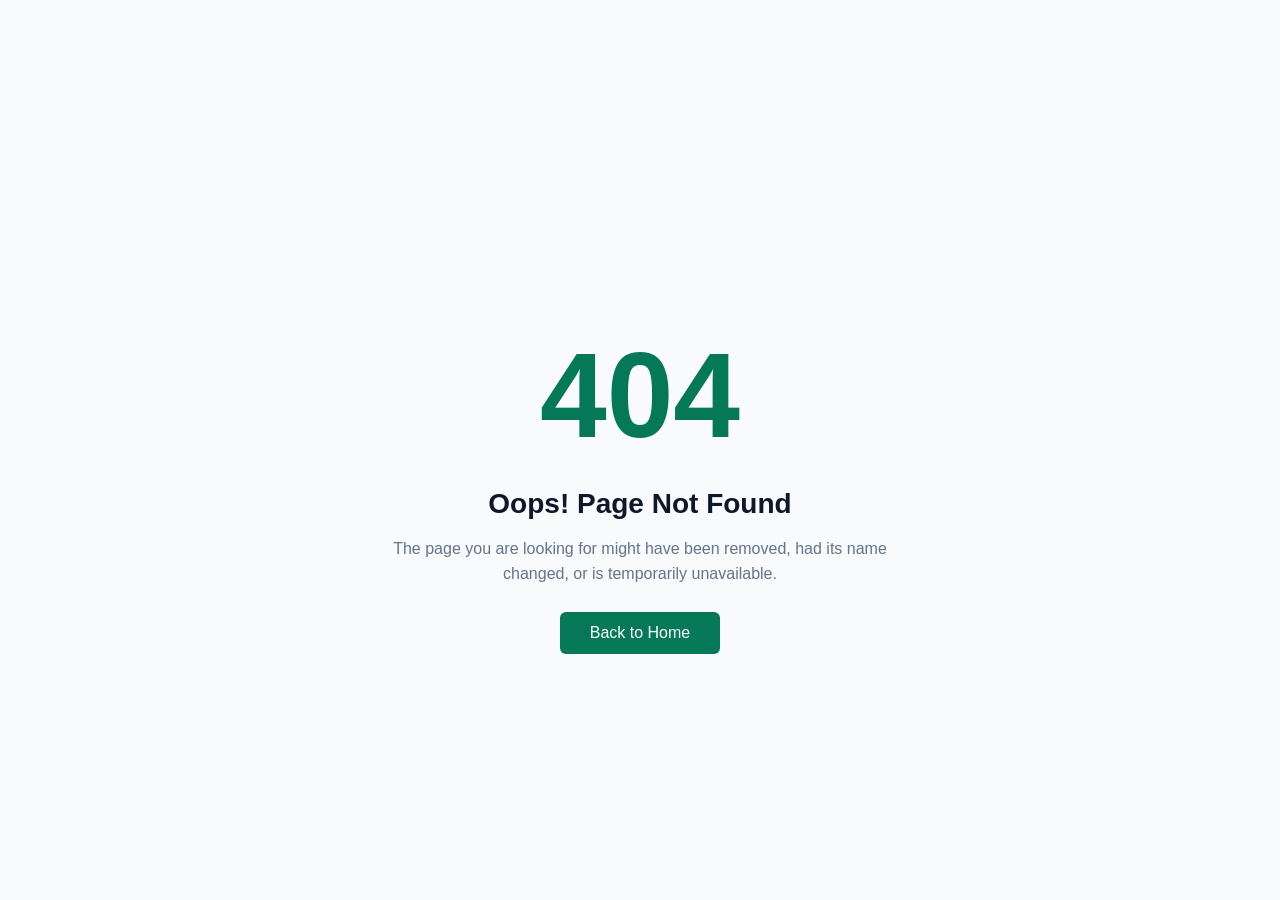
<file: 404page.html>
<!DOCTYPE html>
<html lang="en">
<head>

<meta charset="UTF-8">
<meta name="viewport" content="width=device-width, initial-scale=1.0">

<title>404 - Page Not Found | Stackly</title>

<style>

/* STACKLY 404 PAGE */

body{
margin:0;
font-family:Arial, Helvetica, sans-serif;
background:#f8fafc;
display:flex;
align-items:center;
justify-content:center;
height:100vh;
text-align:center;
}

/* CONTAINER */

.stackly-404-container{
max-width:500px;
padding:20px;
}

/* 404 TEXT */

.stackly-404-title{
font-size:120px;
font-weight:bold;
color:#047857;
margin-bottom:10px;
}

/* HEADING */

.stackly-404-heading{
font-size:28px;
color:#0f172a;
margin-bottom:15px;
}

/* MESSAGE */

.stackly-404-text{
color:#64748b;
margin-bottom:25px;
line-height:1.6;
}

/* BUTTON */

.stackly-404-btn{
display:inline-block;
background:#047857;
color:white;
padding:12px 30px;
border-radius:6px;
text-decoration:none;
font-weight:500;
}

.stackly-404-btn:hover{
background:#065f46;
}

/* MOBILE */

@media(max-width:600px){

.stackly-404-title{
font-size:80px;
}

.stackly-404-heading{
font-size:22px;
}

}

</style>

</head>

<body>

<div class="stackly-404-container">

<h1 class="stackly-404-title">404</h1>

<h2 class="stackly-404-heading">Oops! Page Not Found</h2>

<p class="stackly-404-text">
The page you are looking for might have been removed,
had its name changed, or is temporarily unavailable.
</p>

<a href="home2.html" class="stackly-404-btn">
Back to Home
</a>

</div>

</body>
</html>
</file>
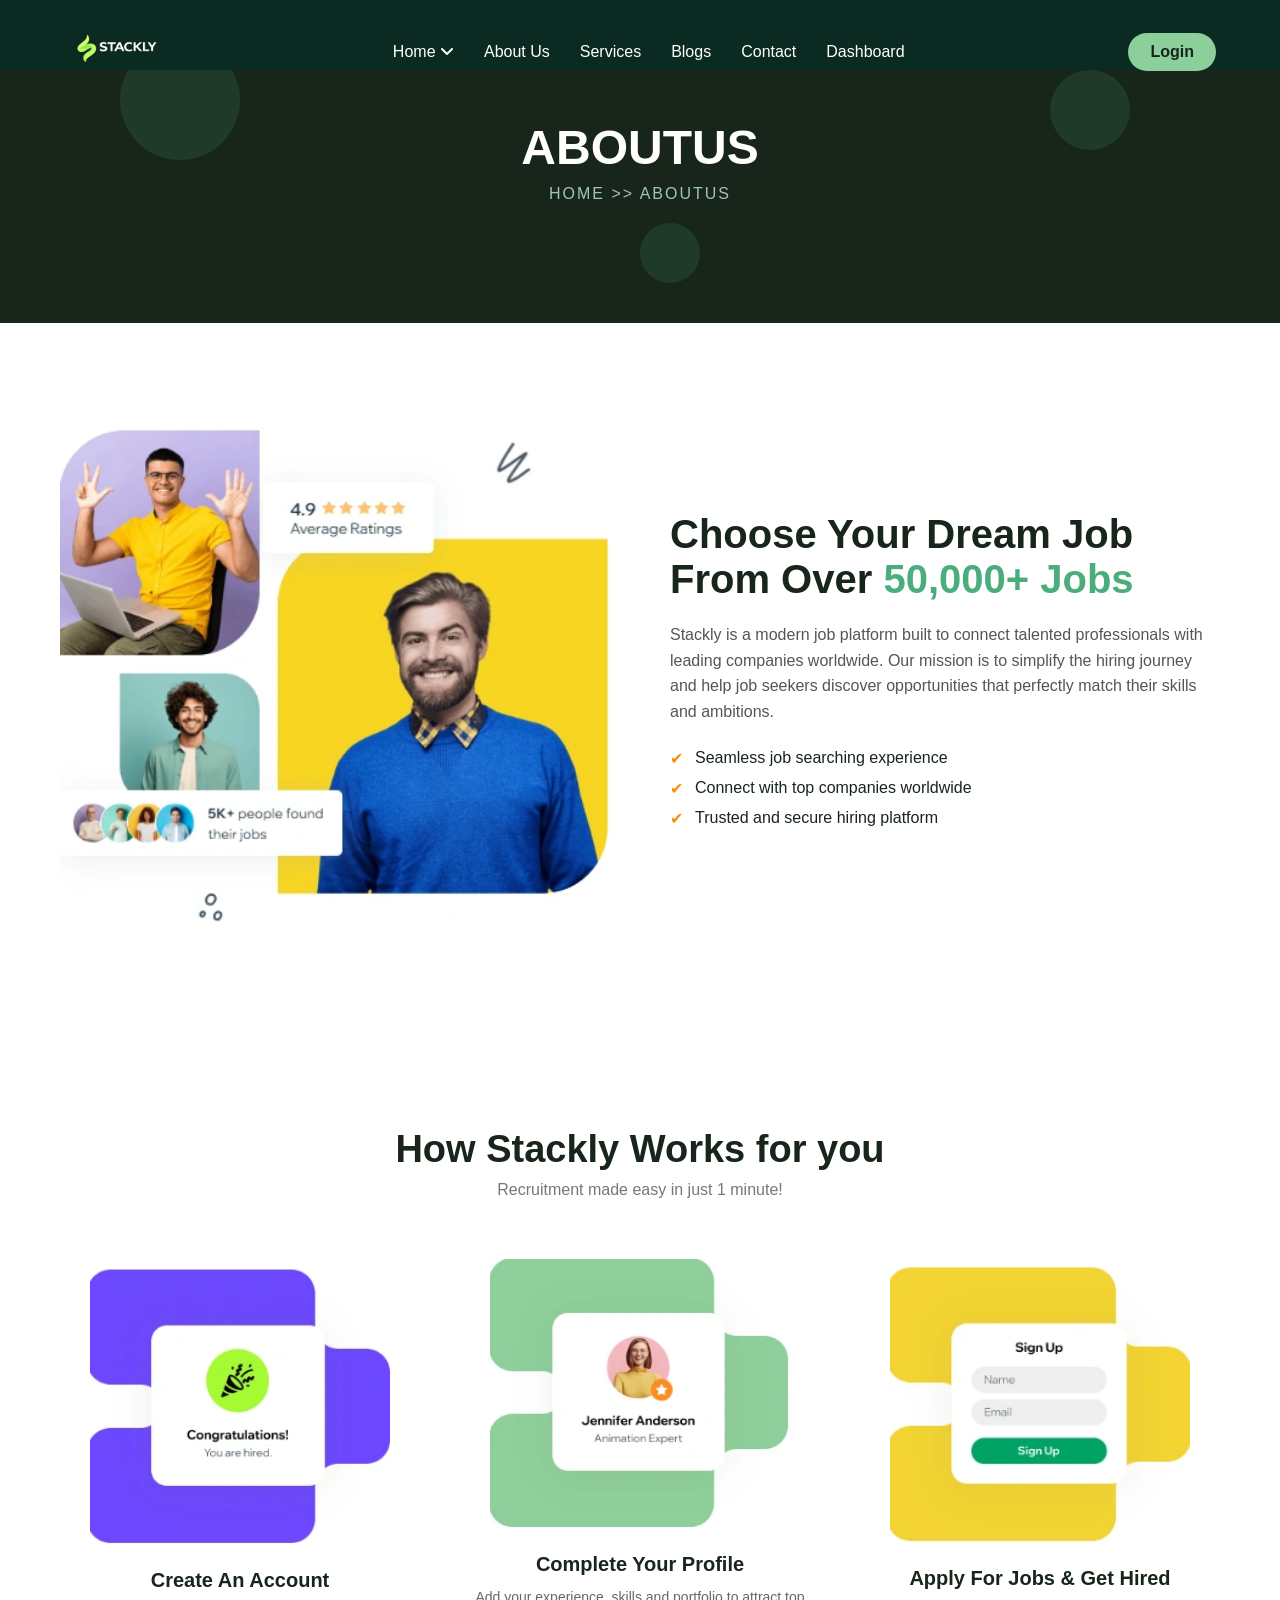
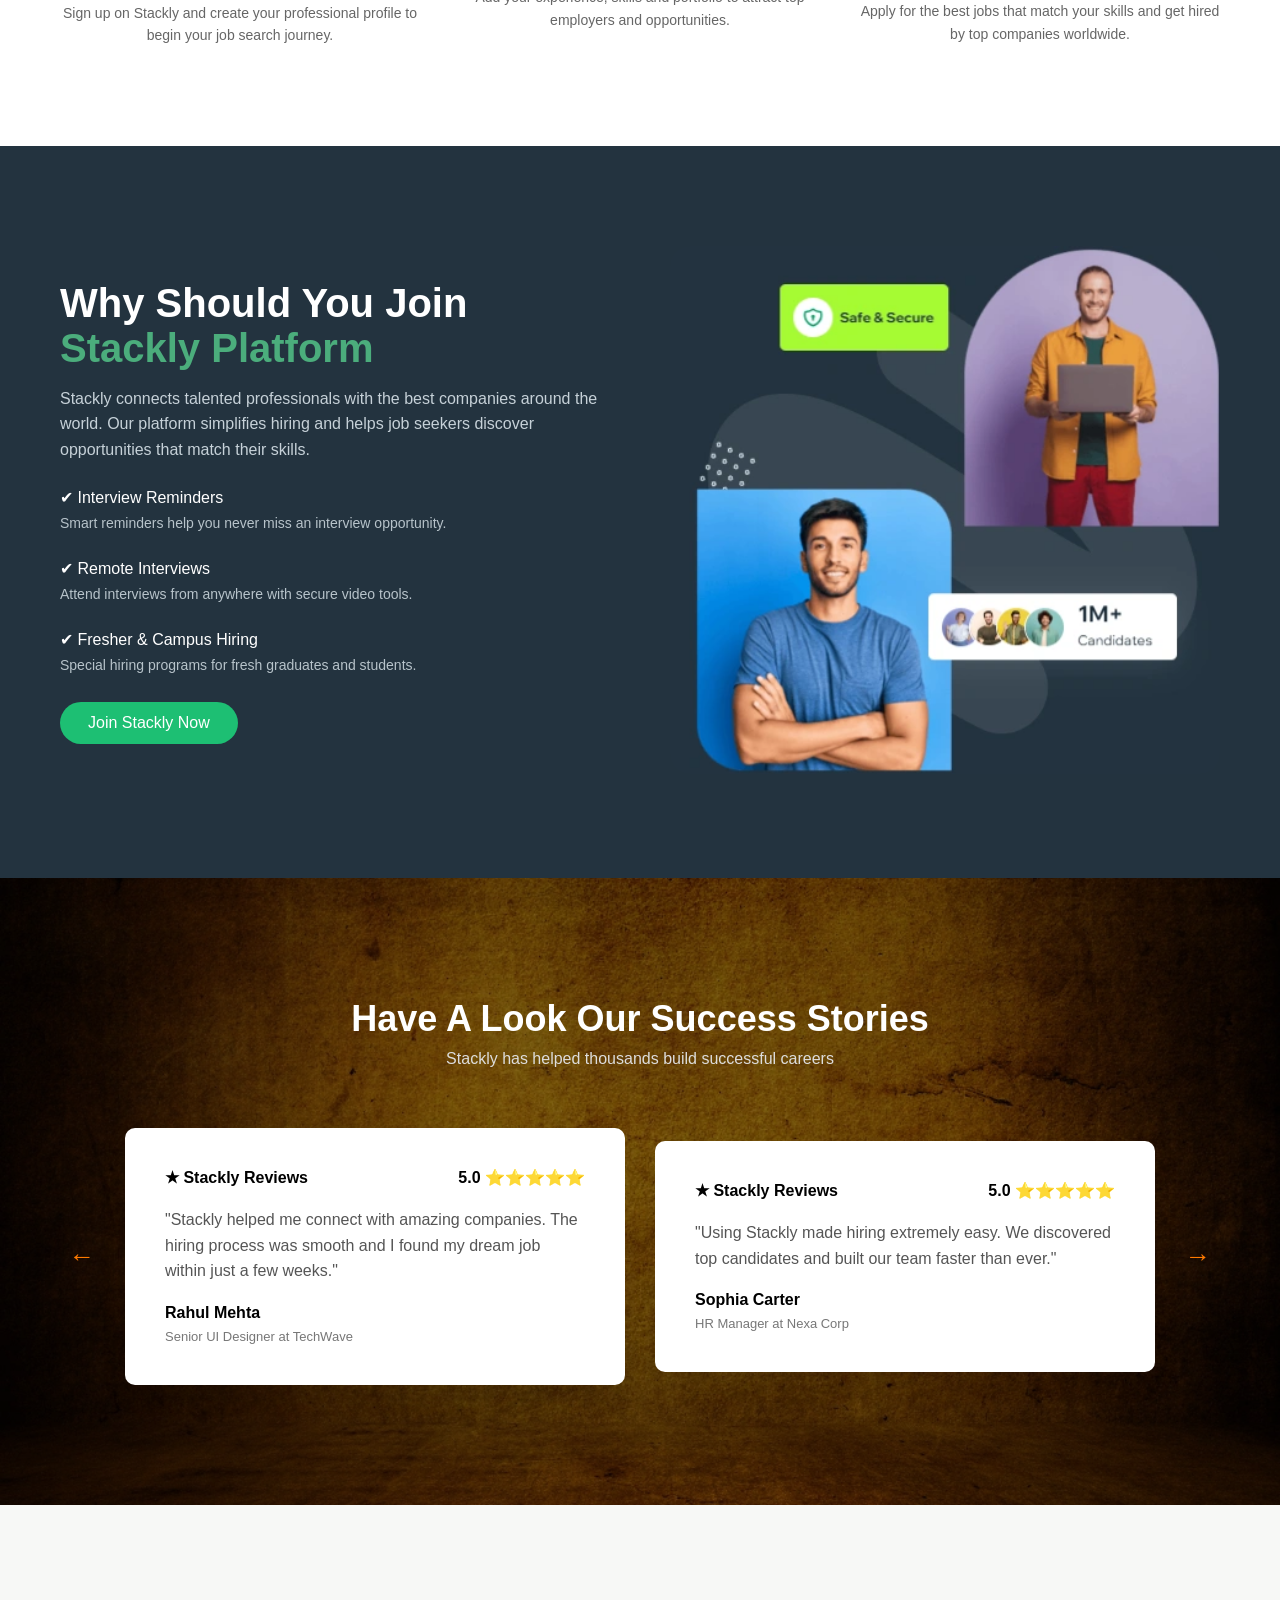
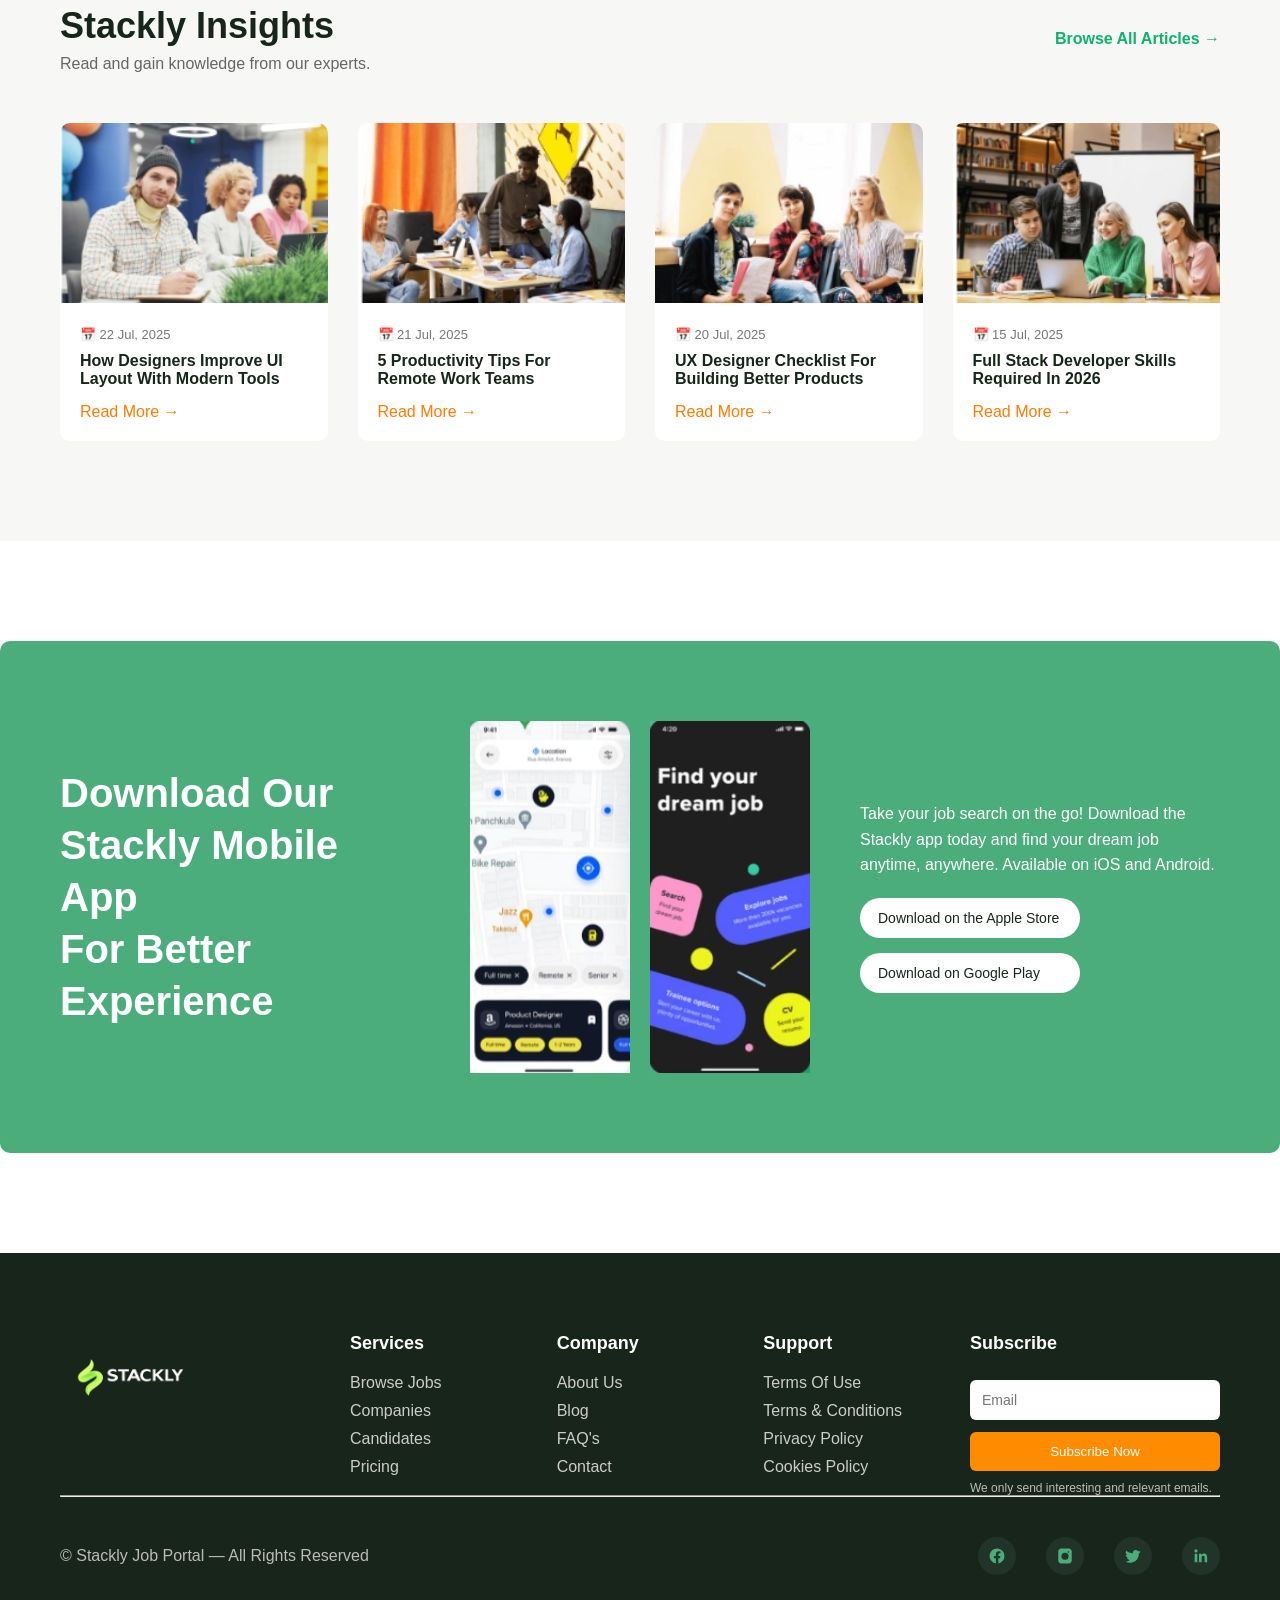
<file: about.html>
<!DOCTYPE html>

<html lang="en">

<head>

<meta charset="UTF-8">
<meta name="viewport" content="width=device-width, initial-scale=1.0">

<title>Stackly Job Portal</title>

<link rel="stylesheet" href="style.css">


<link href="https://cdnjs.cloudflare.com/ajax/libs/font-awesome/6.5.0/css/all.min.css" rel="stylesheet">
<link href="https://cdnjs.cloudflare.com/ajax/libs/font-awesome/6.5.0/css/all.min.css" rel="stylesheet">

</head>

<body>

<!-- ================= NAVBAR ================= -->

<header class="navbar">

<div class="nav-container">
<div class="logo">
  <a href="index.html">
    <img src="images/loo.webp" alt="Stackly Logo">
  </a>
</div>

<nav class="nav-menu" id="navMenu">

<div class="close-menu" id="closeMenu">
<i class="fa-solid fa-xmark"></i>
</div>

<ul>

<li class="dropdown">
<a href="index.html">Home <i class="fa fa-angle-down"></i></a>

<ul class="dropdown-menu">
<li><a href="home2.html">Home 2</a></li>
</ul>
</li>

<li><a href="about.html">About Us</a></li>
<li><a href="services.html">Services</a></li>
<li><a href="blogs.html">Blogs</a></li>
<li><a href="contact.html">Contact</a></li>
<li><a href="dashboard.html">Dashboard</a></li>

</ul>

</nav>

<div class="nav-right">

<a href="login.html" class="login-btn">Login</a>

<div class="hamburger" id="hamburger">
<i class="fa fa-bars"></i>
</div>

</div>

</div>

</header>









<section class="stackly-about-hero">

<div class="about-container">

<h1 class="about-title reveal">
ABOUTUS
</h1>

<p class="about-breadcrumb reveal">
HOME  >>  ABOUTUS
</p>

</div>

<!-- Decorative Shapes -->

<div class="shape shape1"></div>
<div class="shape shape2"></div>
<div class="shape shape3"></div>

</section>


<section class="stackly-about">

<div class="stackly-about-container">

<!-- LEFT IMAGE -->

<div class="about-left">

<img src="images/gh.webp" alt="about image">

</div>

<!-- RIGHT CONTENT -->

<div class="about-right">

<h2>
Choose Your Dream Job <br>
From Over <span>50,000+ Jobs</span>
</h2>

<p>
Stackly is a modern job platform built to connect talented
professionals with leading companies worldwide. Our mission
is to simplify the hiring journey and help job seekers discover
opportunities that perfectly match their skills and ambitions.
</p>

<ul class="about-list">

<li>Seamless job searching experience</li>
<li>Connect with top companies worldwide</li>
<li>Trusted and secure hiring platform</li>

</ul>

</div>

</div>

</section>



<section class="stackly-works">

<div class="works-header">

<h2>How Stackly Works for you</h2>

<p>Recruitment made easy in just 1 minute!</p>

</div>

<div class="works-grid">

<!-- STEP 1 -->

<div class="work-card">

<div class="work-image">
<img src="images/bv (1).webp">
</div>

<h3>Create An Account</h3>

<p>
Sign up on Stackly and create your professional
profile to begin your job search journey.
</p>

</div>

<!-- STEP 2 -->

<div class="work-card">

<div class="work-image">
<img src="images/bv (2).webp">
</div>

<h3>Complete Your Profile</h3>

<p>
Add your experience, skills and portfolio
to attract top employers and opportunities.
</p>

</div>

<!-- STEP 3 -->

<div class="work-card">

<div class="work-image">
<img src="images/bv (3).webp">
</div>

<h3>Apply For Jobs & Get Hired</h3>

<p>
Apply for the best jobs that match your skills
and get hired by top companies worldwide.
</p>

</div>

</div>

</section>




<section class="stackly-join">

<div class="stackly-join-container">

<!-- LEFT CONTENT -->

<div class="join-left reveal">

<h2>
Why Should You Join <br>
<span>Stackly Platform</span>
</h2>

<p>
Stackly connects talented professionals with the best companies
around the world. Our platform simplifies hiring and helps job
seekers discover opportunities that match their skills.
</p>

<div class="join-features">

<div class="feature">
✔ Interview Reminders
<p>Smart reminders help you never miss an interview opportunity.</p>
</div>

<div class="feature">
✔ Remote Interviews
<p>Attend interviews from anywhere with secure video tools.</p>
</div>

<div class="feature">
✔ Fresher & Campus Hiring
<p>Special hiring programs for fresh graduates and students.</p>
</div>

</div>

<a href="404.html" class="join-btn">
Join Stackly Now
</a>

</div>

<!-- RIGHT IMAGE -->

<div class="join-right reveal">

<img src="images/vcc.webp" alt="join">

</div>

</div>

</section>






<section class="stackly-testimonials">

<div class="stackly-overlay"></div>

<div class="stackly-testimonials-container">

<h2>Have A Look Our Success Stories</h2>
<p class="subtitle">Stackly has helped thousands build successful careers</p>

<div class="testimonial-wrapper">

<button class="arrow left">←</button>

<div class="testimonial-card">

<div class="trust-header">

<span class="trust">★ Stackly Reviews</span>

<span class="stars">5.0 ⭐⭐⭐⭐⭐</span>

</div>

<p class="testimonial-text">

"Stackly helped me connect with amazing companies.
The hiring process was smooth and I found my dream
job within just a few weeks."

</p>

<h4>Rahul Mehta</h4>
<span class="role">Senior UI Designer at TechWave</span>

</div>

<div class="testimonial-card">

<div class="trust-header">

<span class="trust">★ Stackly Reviews</span>

<span class="stars">5.0 ⭐⭐⭐⭐⭐</span>

</div>

<p class="testimonial-text">

"Using Stackly made hiring extremely easy.
We discovered top candidates and built
our team faster than ever."

</p>

<h4>Sophia Carter</h4>
<span class="role">HR Manager at Nexa Corp</span>

</div>

<button class="arrow right">→</button>

</div>

</div>

</section>






<section class="stackly-insights">

<div class="insights-header">

<div>
<h2>Stackly Insights</h2>
<p>Read and gain knowledge from our experts.</p>
</div>

<a href="404.html" class="browse-link">
Browse All Articles →
</a>

</div>

<div class="insights-grid">

<!-- BLOG CARD 1 -->

<div class="insight-card">

<img src="images/b (1).webp" alt="blog">

<div class="insight-content">

<span class="date">📅 22 Jul, 2025</span>

<h3>
How Designers Improve UI Layout With Modern Tools
</h3>

<a href="404.html" class="read-more">
Read More →
</a>

</div>

</div>

<!-- BLOG CARD 2 -->

<div class="insight-card">

<img src="images/b (2).webp" alt="blog">

<div class="insight-content">

<span class="date">📅 21 Jul, 2025</span>

<h3>
5 Productivity Tips For Remote Work Teams
</h3>

<a href="404.html" class="read-more">
Read More →
</a>

</div>

</div>

<!-- BLOG CARD 3 -->

<div class="insight-card">

<img src="images/b (3).webp" alt="blog">

<div class="insight-content">

<span class="date">📅 20 Jul, 2025</span>

<h3>
UX Designer Checklist For Building Better Products
</h3>

<a href="404.html" class="read-more">
Read More →
</a>

</div>

</div>

<!-- BLOG CARD 4 -->

<div class="insight-card">

<img src="images/b (4).webp" alt="blog">

<div class="insight-content">

<span class="date">📅 15 Jul, 2025</span>

<h3>
Full Stack Developer Skills Required In 2026
</h3>

<a href="404.html" class="read-more">
Read More →
</a>

</div>

</div>

</div>

</section>



<section class="stackly-app">

<div class="stackly-app-container">

<!-- LEFT TEXT -->

<div class="app-left">

<h2>
Download Our <br>
<b>Stackly Mobile App</b> <br>
For Better Experience
</h2>

</div>

<!-- CENTER PHONES -->

<div class="app-center">

<img src="images/hh.webp" alt="app">
<img src="images/jj.webp" alt="app">

</div>

<!-- RIGHT CONTENT -->

<div class="app-right">

<p>
Take your job search on the go!  
Download the Stackly app today and find your dream job anytime, anywhere.
Available on iOS and Android.
</p>

<div class="app-buttons">

<a href="404.html" class="apple-btn">Download on the Apple Store
</a>

<a href="404.html" class="play-btn">
 Download on Google Play
</a>

</div>

</div>

</div>

</section>





<footer class="stackly-footer">

<div class="footer-container">

<!-- LOGO -->
<div class="footer-logo">
  <a href="index.html">
    <img src="images/loo.webp" alt="logo">
  </a>
</div>
<!-- SERVICES -->

<div class="footer-col">

<h3>Services</h3>

<a href="404.html">Browse Jobs</a> <a href="404.html">Companies</a> <a href="404.html">Candidates</a> <a href="404.html">Pricing</a>

</div>

<!-- COMPANY -->

<div class="footer-col">

<h3>Company</h3>

<a href="about.html">About Us</a> <a href="blogs.html">Blog</a> <a href="404.html">FAQ's</a> <a href="contact.html">Contact</a>

</div>

<!-- SUPPORT -->

<div class="footer-col">

<h3>Support</h3>

<a href="404.html">Terms Of Use</a> <a href="#">Terms & Conditions</a> <a href="404.html">Privacy Policy</a> <a href="404.html">Cookies Policy</a>

</div>

<!-- SUBSCRIBE -->

<div class="footer-col subscribe">

<h3>Subscribe</h3>

<input type="email" id="emailInput" placeholder="Email">

<button onclick="validateEmail()">
Subscribe Now
</button>

<p class="note">
We only send interesting and relevant emails.
</p>

</div>

</div>

<hr>

<div class="footer-bottom">

<p>© Stackly Job Portal — All Rights Reserved</p>

<div class="social">

<a href="404.html" class="social-icon">

<svg viewBox="0 0 24 24">
<path d="M22 12a10 10 0 10-11.5 9.9v-7h-2.6V12h2.6V9.7c0-2.6 1.6-4 3.9-4 1.1 0 2.2.2 2.2.2v2.4h-1.2c-1.2 0-1.6.8-1.6 1.6V12h2.7l-.4 2.9h-2.3v7A10 10 0 0022 12z"/>
</svg>

</a>

<a href="404.html" class="social-icon">

<svg viewBox="0 0 24 24">
<path d="M7 2C4.8 2 3 3.8 3 6v12c0 2.2 1.8 4 4 4h10c2.2 0 4-1.8 4-4V6c0-2.2-1.8-4-4-4H7zm5 5.5A4.5 4.5 0 1112 17a4.5 4.5 0 010-9.5zm5.3-.9a1 1 0 11-2 0 1 1 0 012 0z"/>
</svg>

</a>

<a href="404.html" class="social-icon">

<svg viewBox="0 0 24 24">
<path d="M22 5.9c-.8.4-1.6.6-2.4.8.9-.5 1.5-1.3 1.8-2.2-.8.5-1.8.9-2.7 1.1A4.2 4.2 0 0015.5 4c-2.3 0-4.1 2-3.6 4.3A11.9 11.9 0 013 5.1a4.2 4.2 0 001.3 5.6c-.7 0-1.3-.2-1.9-.5 0 2 1.4 3.7 3.4 4.1-.6.2-1.3.2-1.9.1.5 1.6 2.1 2.8 4 2.8A8.5 8.5 0 012 19.5 12 12 0 008.3 21c7.6 0 11.8-6.4 11.5-12.2.8-.6 1.5-1.3 2.1-2.1z"/>
</svg>

</a>

<a href="404.html" class="social-icon">

<svg viewBox="0 0 24 24">
<path d="M20.4 20.4h-3.6v-5.6c0-1.3 0-3-1.8-3s-2.1 1.4-2.1 2.9v5.7H9.3V9h3.4v1.6h.1c.5-.9 1.6-1.8 3.3-1.8 3.5 0 4.1 2.3 4.1 5.3v6.3zM5.3 7.4A2.1 2.1 0 115.3 3a2.1 2.1 0 010 4.4zM7.1 20.4H3.5V9h3.6v11.4z"/>
</svg>

</a>

</div>


</div>

</footer>

<button id="scrollTopBtn">

<svg viewBox="0 0 24 24">
<path d="M12 5l-7 7h4v7h6v-7h4z"/>
</svg>

</button>



<script src="main.js"></script>

</body>
</html>
</file>
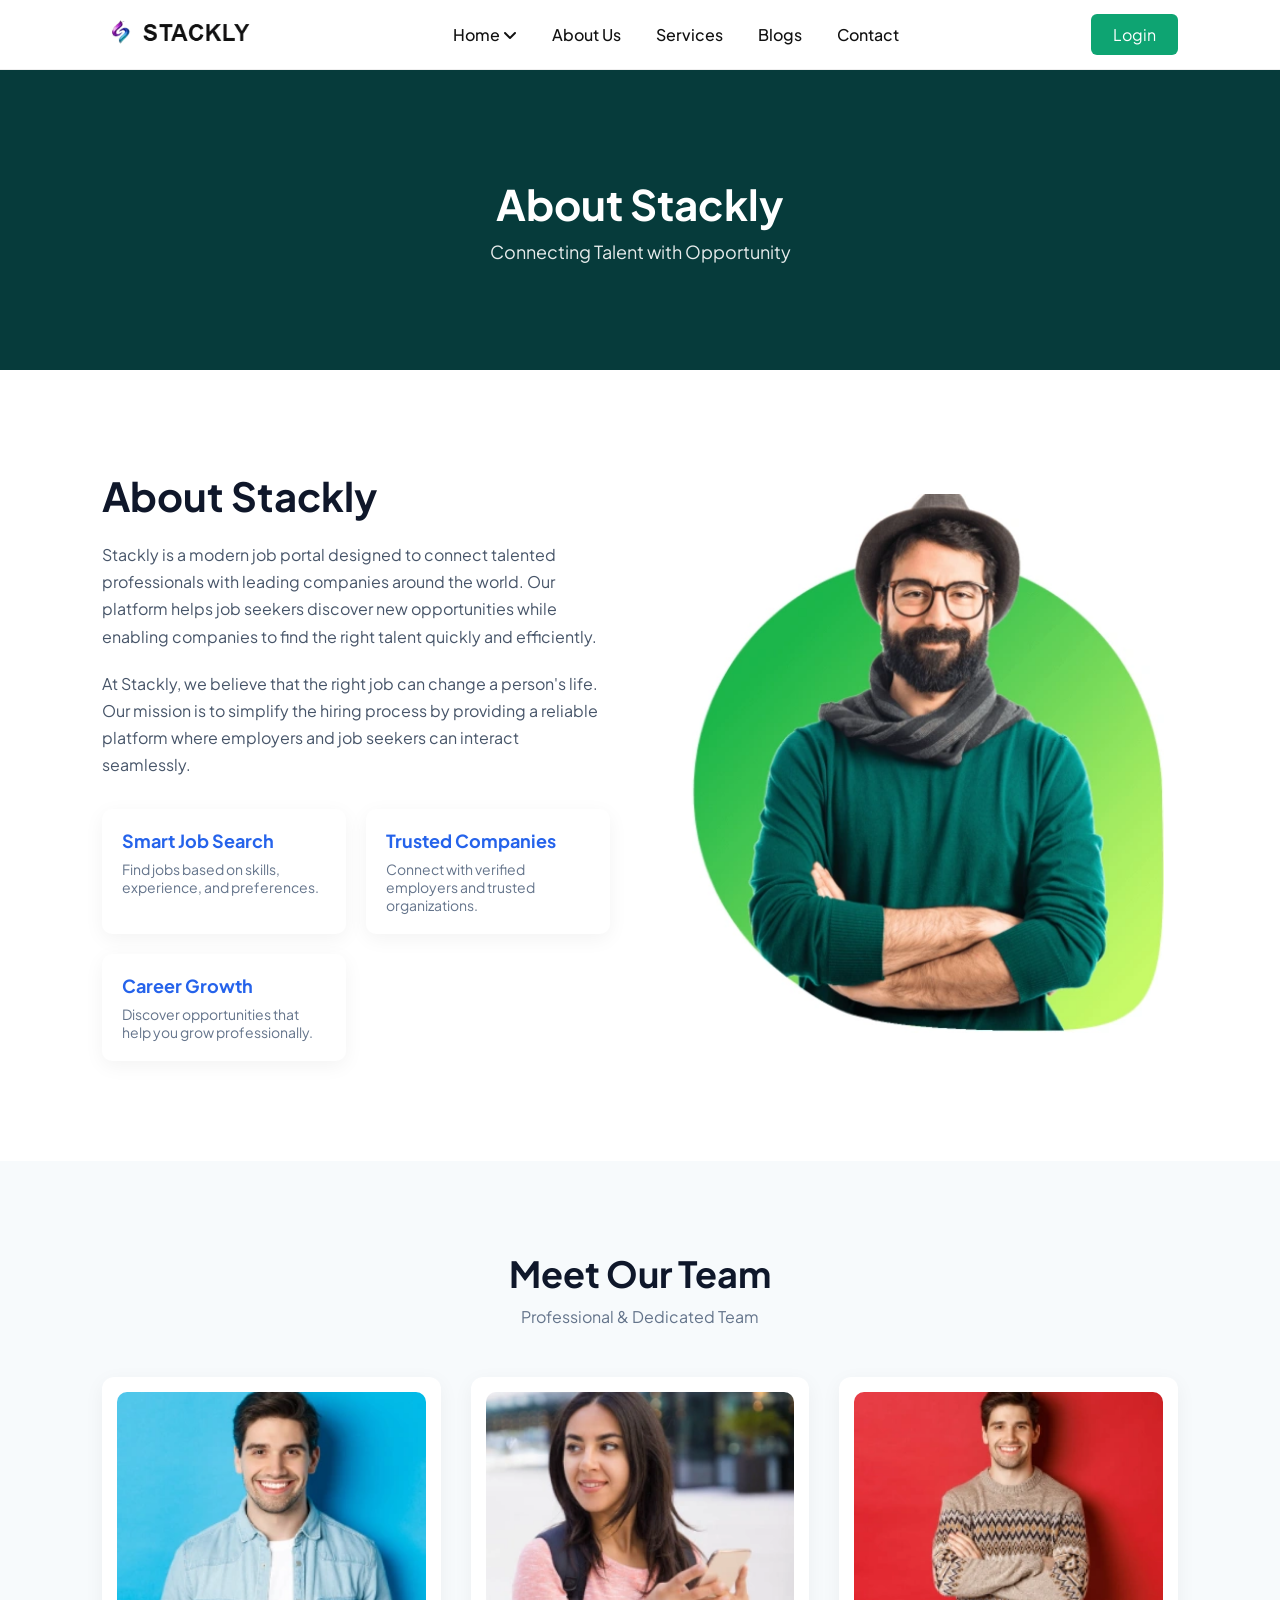
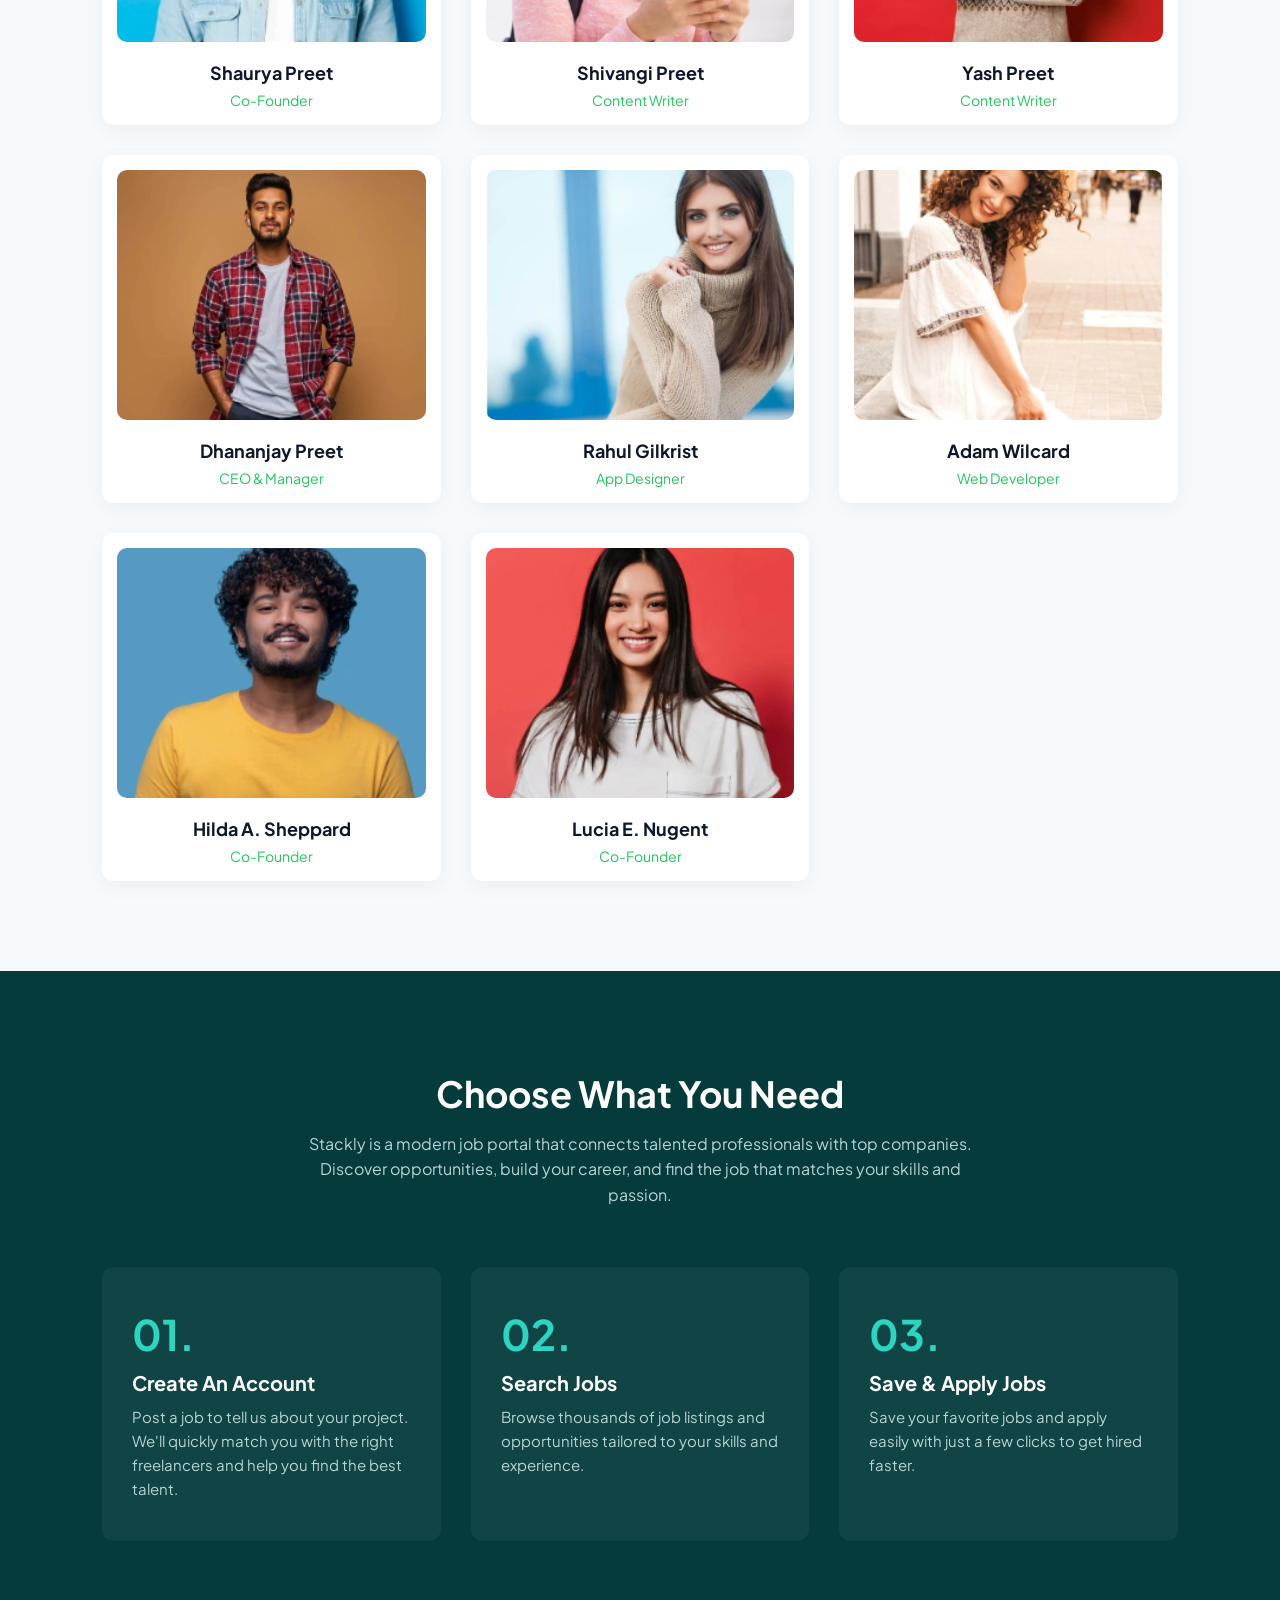
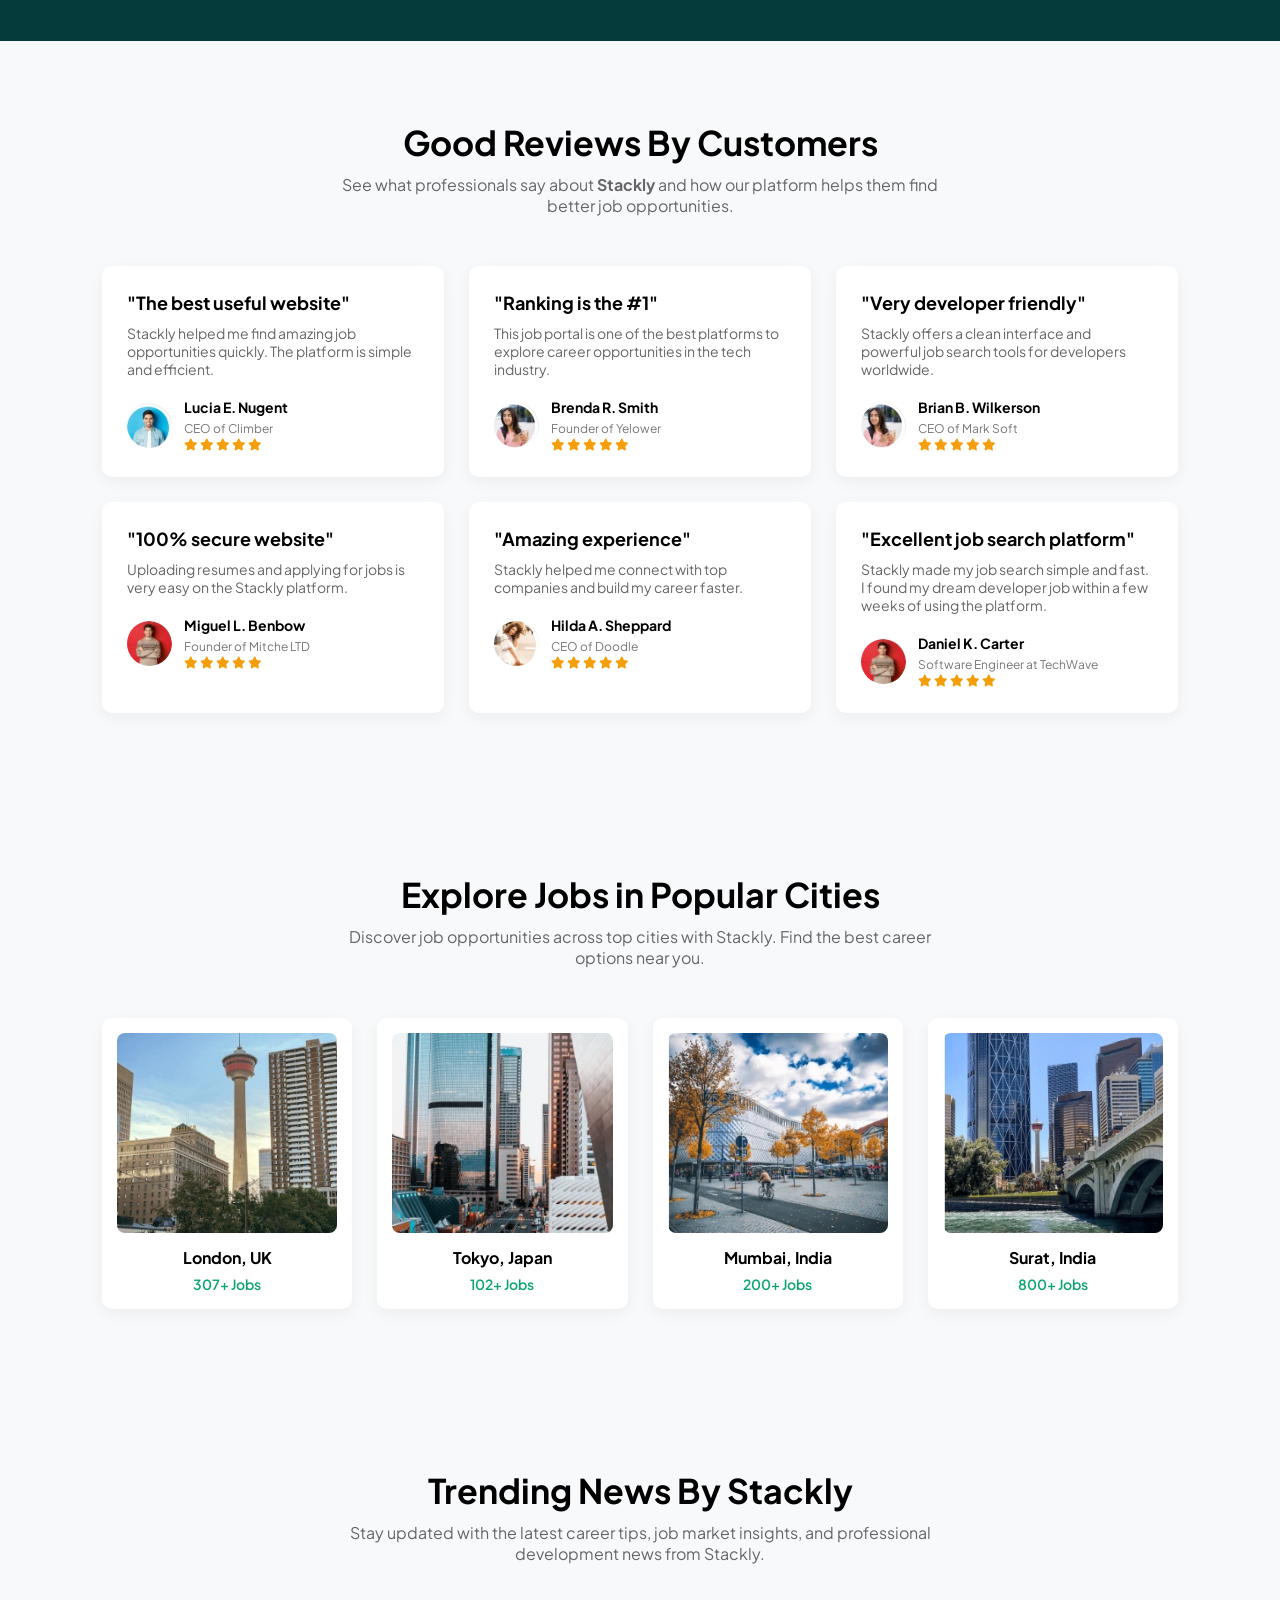
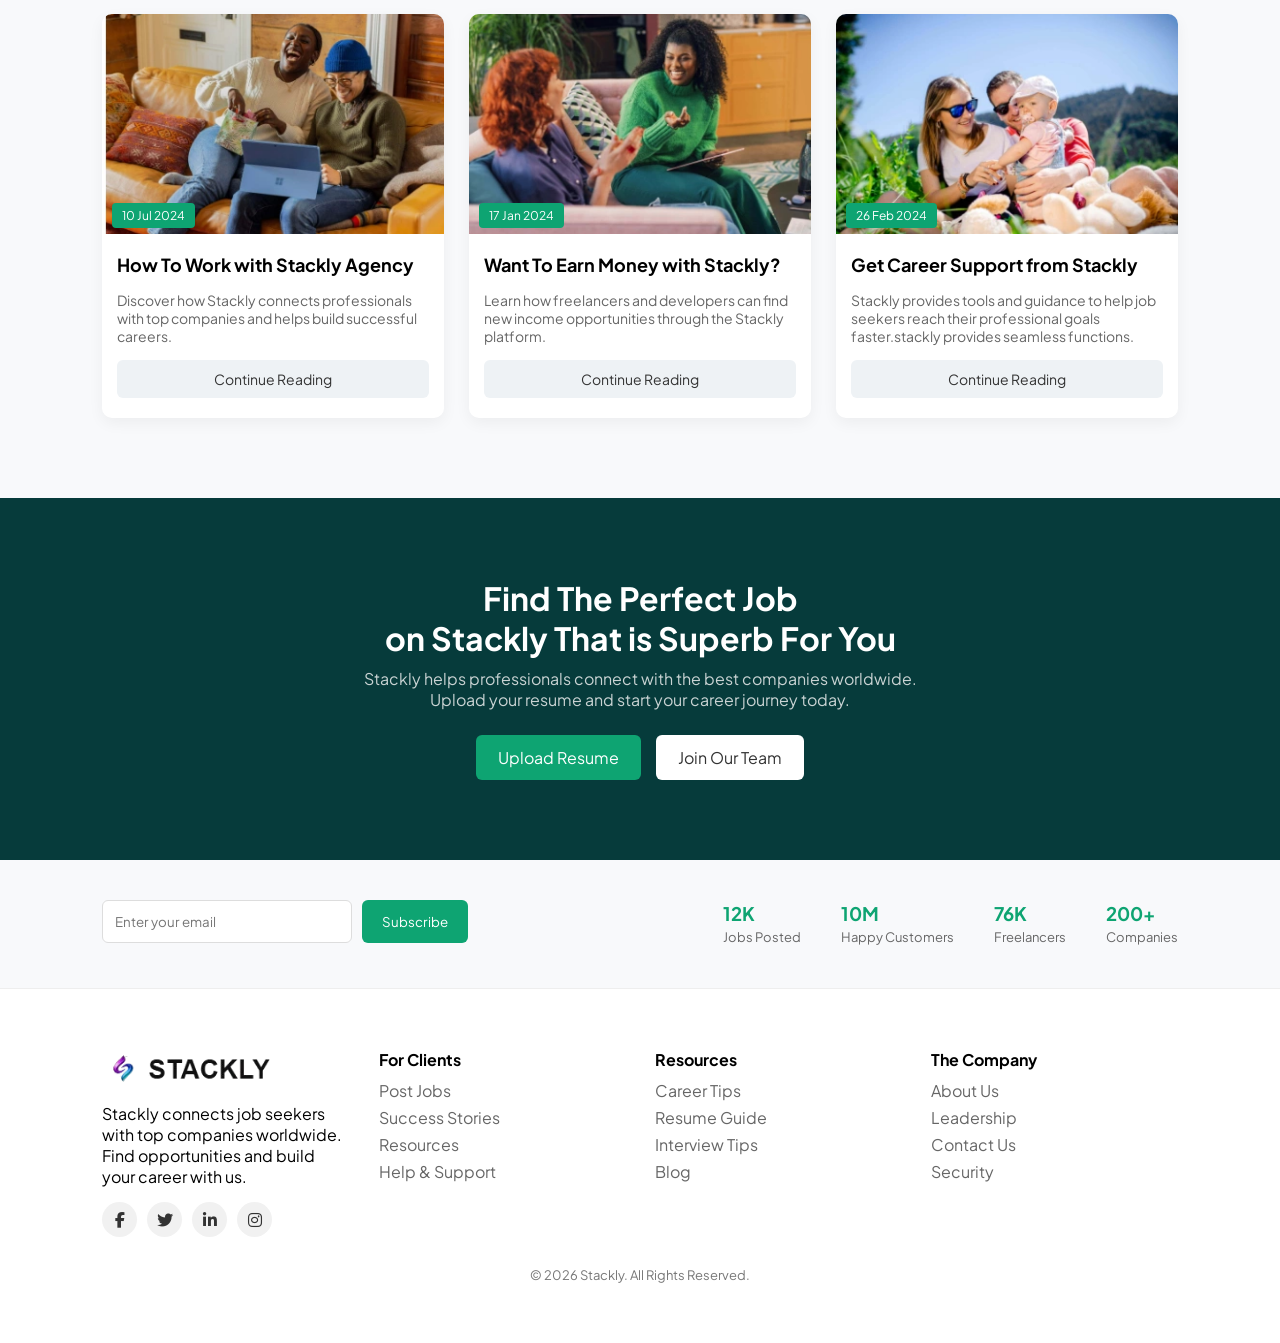
<file: about2.html>
<!DOCTYPE html>
<html lang="en">
<head>

<meta charset="UTF-8">
<meta name="viewport" content="width=device-width, initial-scale=1.0">

<title>Stackly</title>

<link rel="stylesheet" href="app.css">

<link href="https://fonts.googleapis.com/css2?family=Plus+Jakarta+Sans:wght@400;500;600;700&display=swap" rel="stylesheet">

<link rel="stylesheet"
href="https://cdnjs.cloudflare.com/ajax/libs/font-awesome/6.5.0/css/all.min.css">

<link href="https://unpkg.com/aos@2.3.4/dist/aos.css" rel="stylesheet">

</head>

<body>


<!-- HEADER -->

<header class="header">

<div class="container">

<div class="logo">
<a href="home2.html">
<img src="images/logo2.webp" alt="Stackly Logo">
</a>
</div>

<nav class="nav">

<ul>

<li class="dropdown">
<a href="home2.html">Home <i class="fa fa-angle-down"></i></a>

<ul class="dropdown-menu">
<li><a href="index.html">Home 1</a></li>
</ul>

</li>

<li><a href="about2.html">About Us</a></li>
<li><a href="services2.html">Services</a></li>
<li><a href="blogs2.html">Blogs</a></li>
<li><a href="contact2.html">Contact</a></li>


</a></li>

</ul>

</nav>


<div class="login-btn">
<a href="404page.html">Login</a>
</div>


<div class="hamburger">
<i class="fa fa-bars"></i>
</div>

</div>

</header>



<div class="mobile-menu">

<div class="mobile-header">

<div class="close-menu">
<i class="fa fa-times"></i>
</div>

</div>

<ul>

<li class="mobile-dropdown">

<div class="mobile-link">
Home <i class="fa fa-angle-down"></i>
</div>

<ul class="mobile-submenu">
<li><a href="index.html">Home 1</a></li>
</ul>

</li>

<li><a href="about2.html">About Us</a></li>
<li><a href="services2.html">Services</a></li>
<li><a href="blogs2.html">Blogs</a></li>
<li><a href="contact2.html">Contact</a></li>

</ul>

<div class="mobile-login">
<a href="404page.html">Login</a>
</div>

</div>




<section class="stackly-about-hero">

<h1>About Stackly</h1>
<p>Connecting Talent with Opportunity</p>

</section>



<!-- STACKLY ABOUT PAGE -->

<section class="stackly-about-section">

<div class="stackly-about-container">

<div class="stackly-about-left">

<h1 class="stackly-about-title">About Stackly</h1>

<p class="stackly-about-text">
Stackly is a modern job portal designed to connect talented professionals
with leading companies around the world. Our platform helps job seekers
discover new opportunities while enabling companies to find the right
talent quickly and efficiently.
</p>

<p class="stackly-about-text">
At Stackly, we believe that the right job can change a person's life.
Our mission is to simplify the hiring process by providing a reliable
platform where employers and job seekers can interact seamlessly.
</p>

<div class="stackly-about-features">

<div class="stackly-feature-box">
<h3>Smart Job Search</h3>
<p>Find jobs based on skills, experience, and preferences.</p>
</div>

<div class="stackly-feature-box">
<h3>Trusted Companies</h3>
<p>Connect with verified employers and trusted organizations.</p>
</div>

<div class="stackly-feature-box">
<h3>Career Growth</h3>
<p>Discover opportunities that help you grow professionally.</p>
</div>

</div>

</div>

<div class="stackly-about-right">

<img src="images/about.webp" class="stackly-about-img">

</div>

</div>

</section>




<!-- STACKLY TEAM SECTION -->

<section class="stackly-team-section">

<div class="stackly-team-container">

<h2 class="stackly-team-title">Meet Our Team</h2>
<p class="stackly-team-subtitle">Professional & Dedicated Team</p>

<div class="stackly-team-grid">

<!-- TEAM MEMBER 1 -->
<div class="stackly-team-card">
<img src="images/mo (28).webp" class="stackly-team-img">
<h3>Shaurya Preet</h3>
<span>Co-Founder</span>
</div>

<!-- TEAM MEMBER 2 -->
<div class="stackly-team-card">
<img src="images/mo (29).webp" class="stackly-team-img">
<h3>Shivangi Preet</h3>
<span>Content Writer</span>
</div>

<!-- TEAM MEMBER 3 -->
<div class="stackly-team-card">
<img src="images/mo (30).webp" class="stackly-team-img">
<h3>Yash Preet</h3>
<span>Content Writer</span>
</div>

<!-- TEAM MEMBER 4 -->
<div class="stackly-team-card">
<img src="images/mo (31).webp" class="stackly-team-img">
<h3>Dhananjay Preet</h3>
<span>CEO & Manager</span>
</div>

<!-- TEAM MEMBER 5 -->
<div class="stackly-team-card">
<img src="images/mo (32).webp" class="stackly-team-img">
<h3>Rahul Gilkrist</h3>
<span>App Designer</span>
</div>

<!-- TEAM MEMBER 6 -->
<div class="stackly-team-card">
<img src="images/mo (33).webp" class="stackly-team-img">
<h3>Adam Wilcard</h3>
<span>Web Developer</span>
</div>

<!-- TEAM MEMBER 7 -->
<div class="stackly-team-card">
<img src="images/mo (34).webp" class="stackly-team-img">
<h3>Hilda A. Sheppard</h3>
<span>Co-Founder</span>
</div>

<!-- TEAM MEMBER 8 -->
<div class="stackly-team-card">
<img src="images/mo (35).webp" class="stackly-team-img">
<h3>Lucia E. Nugent</h3>
<span>Co-Founder</span>
</div>

</div>
</div>
</section>



<!-- STACKLY CHOOSE SECTION -->

<section class="stackly-choose-section">

<div class="stackly-choose-container">

<h2 class="stackly-choose-title">Choose What You Need</h2>

<p class="stackly-choose-subtitle">
Stackly is a modern job portal that connects talented professionals
with top companies. Discover opportunities, build your career,
and find the job that matches your skills and passion.
</p>

<div class="stackly-choose-grid">

<!-- CARD 1 -->
<div class="stackly-choose-card">

<h1 class="stackly-choose-number">01.</h1>

<h3>Create An Account</h3>

<p>
Post a job to tell us about your project. We'll quickly match you
with the right freelancers and help you find the best talent.
</p>

</div>

<!-- CARD 2 -->
<div class="stackly-choose-card">

<h1 class="stackly-choose-number">02.</h1>

<h3>Search Jobs</h3>

<p>
Browse thousands of job listings and opportunities tailored
to your skills and experience.
</p>

</div>

<!-- CARD 3 -->
<div class="stackly-choose-card">

<h1 class="stackly-choose-number">03.</h1>

<h3>Save & Apply Jobs</h3>

<p>
Save your favorite jobs and apply easily with just a few clicks
to get hired faster.
</p>

</div>

</div>

</div>

</section>















<!-- CUSTOMER REVIEWS -->

<section class="reviews">

<div class="reviews-title" data-aos="fade-up">

<h2>Good Reviews By Customers</h2>

<p>
See what professionals say about <b>Stackly</b> and how our platform
helps them find better job opportunities.
</p>

</div>


<div class="reviews-container">


<!-- REVIEW 1 -->

<div class="review-card" data-aos="fade-up">

<h4>"The best useful website"</h4>

<p>
Stackly helped me find amazing job opportunities quickly.
The platform is simple and efficient.
</p>

<div class="review-user">

<img src="images/mo (23).webp">

<div>
<h5>Lucia E. Nugent</h5>
<span>CEO of Climber</span>

<div class="stars">
<i class="fa fa-star"></i>
<i class="fa fa-star"></i>
<i class="fa fa-star"></i>
<i class="fa fa-star"></i>
<i class="fa fa-star"></i>
</div>

</div>

</div>

</div>


<!-- REVIEW 2 -->

<div class="review-card" data-aos="fade-up">

<h4>"Ranking is the #1"</h4>

<p>
This job portal is one of the best platforms to explore
career opportunities in the tech industry.
</p>

<div class="review-user">

<img src="images/mo (24).webp">

<div>
<h5>Brenda R. Smith</h5>
<span>Founder of Yelower</span>

<div class="stars">
<i class="fa fa-star"></i>
<i class="fa fa-star"></i>
<i class="fa fa-star"></i>
<i class="fa fa-star"></i>
<i class="fa fa-star"></i>
</div>

</div>

</div>

</div>


<!-- REVIEW 3 -->

<div class="review-card" data-aos="fade-up">

<h4>"Very developer friendly"</h4>

<p>
Stackly offers a clean interface and powerful job search
tools for developers worldwide.
</p>

<div class="review-user">

<img src="images/mo (24).webp">

<div>
<h5>Brian B. Wilkerson</h5>
<span>CEO of Mark Soft</span>

<div class="stars">
<i class="fa fa-star"></i>
<i class="fa fa-star"></i>
<i class="fa fa-star"></i>
<i class="fa fa-star"></i>
<i class="fa fa-star"></i>
</div>

</div>

</div>

</div>


<!-- REVIEW 4 -->

<div class="review-card" data-aos="fade-up">

<h4>"100% secure website"</h4>

<p>
Uploading resumes and applying for jobs is very easy
on the Stackly platform.
</p>

<div class="review-user">

<img src="images/mo (25).webp">

<div>
<h5>Miguel L. Benbow</h5>
<span>Founder of Mitche LTD</span>

<div class="stars">
<i class="fa fa-star"></i>
<i class="fa fa-star"></i>
<i class="fa fa-star"></i>
<i class="fa fa-star"></i>
<i class="fa fa-star"></i>
</div>

</div>

</div>

</div>


<!-- REVIEW 5 -->

<div class="review-card" data-aos="fade-up">

<h4>"Amazing experience"</h4>

<p>
Stackly helped me connect with top companies and build
my career faster.
</p>

<div class="review-user">

<img src="images/mo (26).webp">

<div>
<h5>Hilda A. Sheppard</h5>
<span>CEO of Doodle</span>

<div class="stars">
<i class="fa fa-star"></i>
<i class="fa fa-star"></i>
<i class="fa fa-star"></i>
<i class="fa fa-star"></i>
<i class="fa fa-star"></i>
</div>

</div>

</div>

</div>


<div class="review-card" data-aos="fade-up">

<h4>"Excellent job search platform"</h4>

<p>
Stackly made my job search simple and fast. I found my dream
developer job within a few weeks of using the platform.
</p>

<div class="review-user">

<img src="images/mo (25).webp">

<div>

<h5>Daniel K. Carter</h5>
<span>Software Engineer at TechWave</span>

<div class="stars">
<i class="fa fa-star"></i>
<i class="fa fa-star"></i>
<i class="fa fa-star"></i>
<i class="fa fa-star"></i>
<i class="fa fa-star"></i>
</div>

</div>

</div>

</div>

</div>





</section>


<!-- EXPLORE JOBS BY CITY -->

<section class="cities">

<div class="cities-title" data-aos="fade-up">

<h2>Explore Jobs in Popular Cities</h2>

<p>
Discover job opportunities across top cities with Stackly.
Find the best career options near you.
</p>

</div>


<div class="cities-container">


<!-- CITY 1 -->

<div class="city-card" data-aos="fade-up">

<img src="images/mo (1).webp">

<h4>London, UK</h4>

<span>307+ Jobs</span>

</div>


<!-- CITY 2 -->

<div class="city-card" data-aos="fade-up">

<img src="images/mo (2).webp">

<h4>Tokyo, Japan</h4>

<span>102+ Jobs</span>

</div>


<!-- CITY 3 -->

<div class="city-card" data-aos="fade-up">

<img src="images/mo (3).webp">

<h4>Mumbai, India</h4>

<span>200+ Jobs</span>

</div>


<!-- CITY 4 -->

<div class="city-card" data-aos="fade-up">

<img src="images/mo (36).webp">

<h4>Surat, India</h4>

<span>800+ Jobs</span>

</div>

</div>

</section>






<!-- TRENDING NEWS -->

<section class="blog">

<div class="blog-title" data-aos="fade-up">

<h2>Trending News By Stackly</h2>

<p>
Stay updated with the latest career tips, job market insights,
and professional development news from Stackly.
</p>

</div>


<div class="blog-container">


<!-- BLOG 1 -->

<div class="blog-card" data-aos="fade-up">

<div class="blog-image">

<img src="images/mo (4).webp">

<span class="blog-date">10 Jul 2024</span>

</div>

<h4>How To Work with Stackly Agency</h4>

<p>
Discover how Stackly connects professionals with top
companies and helps build successful careers.
</p>

<a href="404page.html" class="blog-btn">Continue Reading</a>

</div>


<!-- BLOG 2 -->

<div class="blog-card" data-aos="fade-up">

<div class="blog-image">

<img src="images/mo (5).webp">

<span class="blog-date">17 Jan 2024</span>

</div>

<h4>Want To Earn Money with Stackly?</h4>

<p>
Learn how freelancers and developers can find new
income opportunities through the Stackly platform.
</p>

<a href="404page.html" class="blog-btn">Continue Reading</a>

</div>


<!-- BLOG 3 -->

<div class="blog-card" data-aos="fade-up">

<div class="blog-image">

<img src="images/mo (6).webp">

<span class="blog-date">26 Feb 2024</span>

</div>

<h4>Get Career Support from Stackly</h4>

<p>
Stackly provides tools and guidance to help job seekers
reach their professional goals faster.stackly provides seamless functions.
</p>

<a href="404page.html" class="blog-btn">Continue Reading</a>

</div>


</div>

</section>














<!-- CTA SECTION -->

<section class="cta">

<h2>Find The Perfect Job <br> on Stackly That is Superb For You</h2>

<p>
Stackly helps professionals connect with the best companies worldwide.
Upload your resume and start your career journey today.
</p>

<div class="cta-buttons">

<a href="404page.html" class="btn-green">Upload Resume</a>
<a href="404page.html" class="btn-light">Join Our Team</a>

</div>

</section>



<!-- NEWSLETTER -->

<section class="newsletter">

<form id="subscribeForm">

<div class="subscribe-box">

<input type="text" id="email" placeholder="Enter your email">

<button type="submit">Subscribe</button>

</div>

<p id="emailError"></p>

</form>


<div class="stats">

<div>
<h3>12K</h3>
<span>Jobs Posted</span>
</div>

<div>
<h3>10M</h3>
<span>Happy Customers</span>
</div>

<div>
<h3>76K</h3>
<span>Freelancers</span>
</div>

<div>
<h3>200+</h3>
<span>Companies</span>
</div>

</div>

</section>



<!-- FOOTER -->

<footer class="footer">

<div class="footer-container">


<!-- LOGO SECTION -->

<div class="footer-col">
<div class="footer-logo">
  <a href="home2.html">
    <img src="images/logo2.webp" alt="Stackly Logo">
  </a>
</div>

<p>
Stackly connects job seekers with top companies worldwide.
Find opportunities and build your career with us.
</p>


<div class="social-icons">

<a href="404page.html"><i class="fa-brands fa-facebook-f"></i></a>
<a href="404page.html"><i class="fa-brands fa-twitter"></i></a>
<a href="404page.html"><i class="fa-brands fa-linkedin-in"></i></a>
<a href="404page.html"><i class="fa-brands fa-instagram"></i></a>

</div>

</div>



<!-- LINKS -->

<div class="footer-col">

<h4>For Clients</h4>

<ul>
<li><a href="404page.html">Post Jobs</a></li>
<li><a href="404page.html">Success Stories</a></li>
<li><a href="404page.html">Resources</a></li>
<li><a href="404page.html">Help & Support</a></li>
</ul>

</div>



<div class="footer-col">

<h4>Resources</h4>

<ul>
<li><a href="404page.html">Career Tips</a></li>
<li><a href="404page.html">Resume Guide</a></li>
<li><a href="404page.html">Interview Tips</a></li>
<li><a href="404page.html">Blog</a></li>
</ul>

</div>



<div class="footer-col">

<h4>The Company</h4>

<ul>
<li><a href="404page.html">About Us</a></li>
<li><a href="404page.html">Leadership</a></li>
<li><a href="404page.html">Contact Us</a></li>
<li><a href="404page.html">Security</a></li>
</ul>

</div>

</div>



<div class="copyright">

<p>© 2026 Stackly. All Rights Reserved.</p>

</div>

</footer>


<!-- SCROLL TO TOP BUTTON -->

<button id="scrollTopBtn">
<i class="fa fa-arrow-up"></i>
</button>


<script src="https://unpkg.com/aos@2.3.4/dist/aos.js"></script>
<script src="script.js"></script>

</body>
</html>
</file>
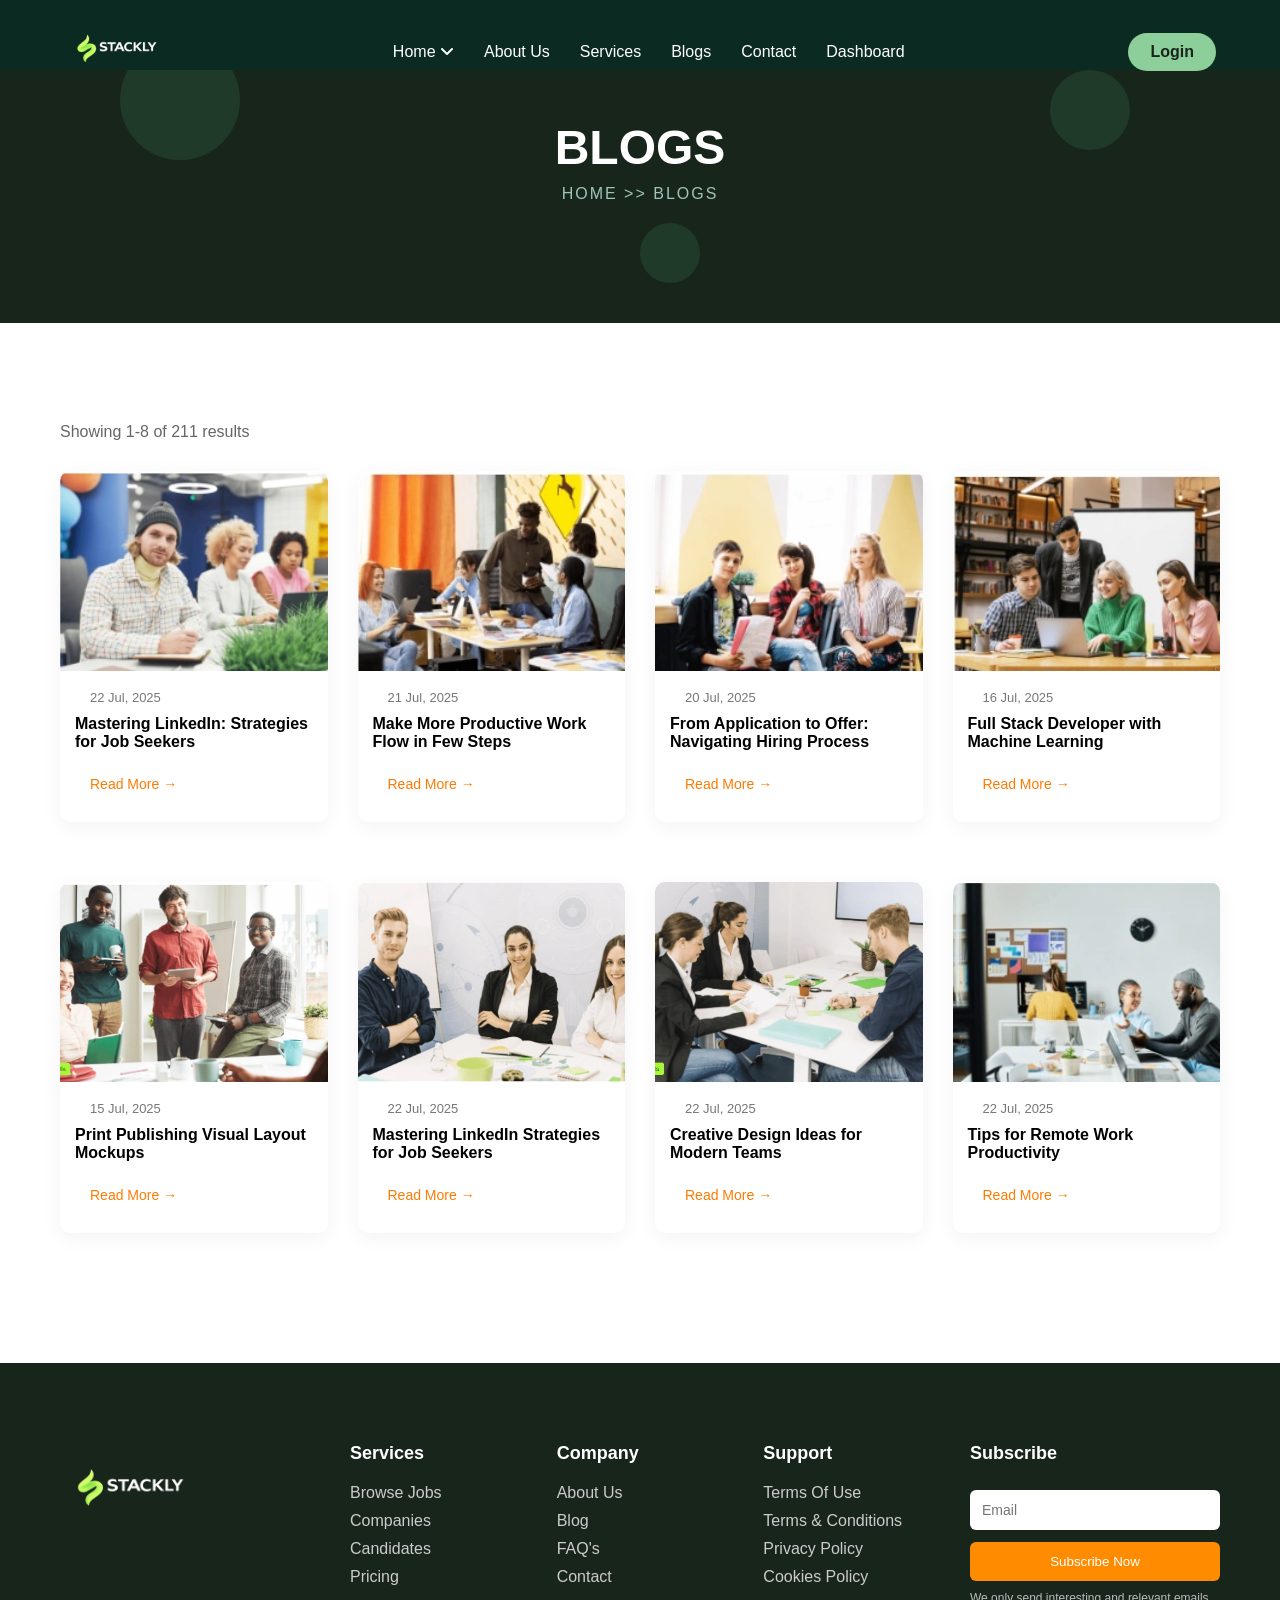
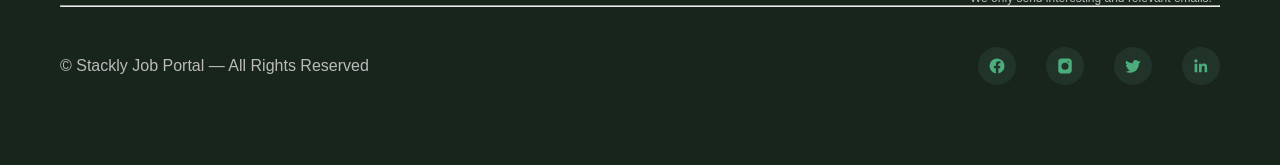
<file: blogs.html>
<!DOCTYPE html>

<html lang="en">

<head>

<meta charset="UTF-8">
<meta name="viewport" content="width=device-width, initial-scale=1.0">

<title>Stackly Job Portal</title>

<link rel="stylesheet" href="style.css">


<link href="https://cdnjs.cloudflare.com/ajax/libs/font-awesome/6.5.0/css/all.min.css" rel="stylesheet">
<link href="https://cdnjs.cloudflare.com/ajax/libs/font-awesome/6.5.0/css/all.min.css" rel="stylesheet">

</head>

<body>

<!-- ================= NAVBAR ================= -->


<header class="navbar">

<div class="nav-container">
<div class="logo">
  <a href="index.html">
    <img src="images/loo.webp" alt="Stackly Logo">
  </a>
</div>

<nav class="nav-menu" id="navMenu">

<div class="close-menu" id="closeMenu">
<i class="fa-solid fa-xmark"></i>
</div>

<ul>

<li class="dropdown">
<a href="index.html">Home <i class="fa fa-angle-down"></i></a>

<ul class="dropdown-menu">
<li><a href="home2.html">Home 2</a></li>
</ul>
</li>

<li><a href="about.html">About Us</a></li>
<li><a href="services.html">Services</a></li>
<li><a href="blogs.html">Blogs</a></li>
<li><a href="contact.html">Contact</a></li>
<li><a href="dashboard.html">Dashboard</a></li>

</ul>

</nav>

<div class="nav-right">

<a href="login.html" class="login-btn">Login</a>

<div class="hamburger" id="hamburger">
<i class="fa fa-bars"></i>
</div>

</div>

</div>

</header>














<section class="stackly-about-hero">

<div class="about-container">

<h1 class="about-title reveal">
BLOGS
</h1>

<p class="about-breadcrumb reveal">
HOME  >>  BLOGS

</p>

</div>

<!-- Decorative Shapes -->

<div class="shape shape1"></div>
<div class="shape shape2"></div>
<div class="shape shape3"></div>

</section>







<section class="blog-grid-section">

<div class="blog-grid-container">

<p class="results">Showing 1-8 of 211 results</p>

<div class="blog-grid">

<!-- BLOG CARD -->

<div class="blog-card reveal">

<img src="images/b (1).webp">

<div class="blog-content">

<p class="date">22 Jul, 2025</p>

<h3>Mastering LinkedIn: Strategies for Job Seekers</h3>

<a href="404.html">Read More →</a>

</div>

</div>

<div class="blog-card reveal">

<img src="images/b (2).webp">

<div class="blog-content">

<p class="date">21 Jul, 2025</p>

<h3>Make More Productive Work Flow in Few Steps</h3>

<a href="404.html">Read More →</a>

</div>

</div>

<div class="blog-card reveal">

<img src="images/b (3).webp">

<div class="blog-content">

<p class="date">20 Jul, 2025</p>

<h3>From Application to Offer: Navigating Hiring Process</h3>

<a href="404.html">Read More →</a>

</div>

</div>

<div class="blog-card reveal">

<img src="images/b (4).webp">

<div class="blog-content">

<p class="date">16 Jul, 2025</p>

<h3>Full Stack Developer with Machine Learning</h3>

<a href="404.html">Read More →</a>

</div>

</div>

<div class="blog-card reveal">

<img src="images/AQ (1).webp">

<div class="blog-content">

<p class="date">15 Jul, 2025</p>

<h3>Print Publishing Visual Layout Mockups</h3>

<a href="404.html">Read More →</a>

</div>

</div>

<div class="blog-card reveal">

<img src="images/AQ (2).webp">

<div class="blog-content">

<p class="date">22 Jul, 2025</p>

<h3>Mastering LinkedIn Strategies for Job Seekers</h3>

<a href="404.html">Read More →</a>

</div>

</div>

<div class="blog-card reveal">

<img src="images/AQ (3).webp">

<div class="blog-content">

<p class="date">22 Jul, 2025</p>

<h3>Creative Design Ideas for Modern Teams</h3>

<a href="404.html">Read More →</a>

</div>

</div>

<div class="blog-card reveal">

<img src="images/CC (1).webp">

<div class="blog-content">

<p class="date">22 Jul, 2025</p>

<h3>Tips for Remote Work Productivity</h3>

<a href="404.html">Read More →</a>

</div>

</div>

</div>

</div>

</section>





<footer class="stackly-footer">

<div class="footer-container">

<!-- LOGO -->
<div class="footer-logo">
  <a href="index.html">
    <img src="images/loo.webp" alt="logo">
  </a>
</div>

<!-- SERVICES -->

<div class="footer-col">

<h3>Services</h3>

<a href="404.html">Browse Jobs</a> <a href="404.html">Companies</a> <a href="404.html">Candidates</a> <a href="404.html">Pricing</a>

</div>

<!-- COMPANY -->

<div class="footer-col">

<h3>Company</h3>

<a href="about.html">About Us</a> <a href="blogs.html">Blog</a> <a href="404.html">FAQ's</a> <a href="contact.html">Contact</a>

</div>

<!-- SUPPORT -->

<div class="footer-col">

<h3>Support</h3>

<a href="404.html">Terms Of Use</a> <a href="#">Terms & Conditions</a> <a href="404.html">Privacy Policy</a> <a href="404.html">Cookies Policy</a>

</div>

<!-- SUBSCRIBE -->

<div class="footer-col subscribe">

<h3>Subscribe</h3>

<input type="email" id="emailInput" placeholder="Email">

<button onclick="validateEmail()">
Subscribe Now
</button>

<p class="note">
We only send interesting and relevant emails.
</p>

</div>

</div>

<hr>

<div class="footer-bottom">

<p>© Stackly Job Portal — All Rights Reserved</p>

<div class="social">

<a href="404.html" class="social-icon">

<svg viewBox="0 0 24 24">
<path d="M22 12a10 10 0 10-11.5 9.9v-7h-2.6V12h2.6V9.7c0-2.6 1.6-4 3.9-4 1.1 0 2.2.2 2.2.2v2.4h-1.2c-1.2 0-1.6.8-1.6 1.6V12h2.7l-.4 2.9h-2.3v7A10 10 0 0022 12z"/>
</svg>

</a>

<a href="404.html" class="social-icon">

<svg viewBox="0 0 24 24">
<path d="M7 2C4.8 2 3 3.8 3 6v12c0 2.2 1.8 4 4 4h10c2.2 0 4-1.8 4-4V6c0-2.2-1.8-4-4-4H7zm5 5.5A4.5 4.5 0 1112 17a4.5 4.5 0 010-9.5zm5.3-.9a1 1 0 11-2 0 1 1 0 012 0z"/>
</svg>

</a>

<a href="404.html" class="social-icon">

<svg viewBox="0 0 24 24">
<path d="M22 5.9c-.8.4-1.6.6-2.4.8.9-.5 1.5-1.3 1.8-2.2-.8.5-1.8.9-2.7 1.1A4.2 4.2 0 0015.5 4c-2.3 0-4.1 2-3.6 4.3A11.9 11.9 0 013 5.1a4.2 4.2 0 001.3 5.6c-.7 0-1.3-.2-1.9-.5 0 2 1.4 3.7 3.4 4.1-.6.2-1.3.2-1.9.1.5 1.6 2.1 2.8 4 2.8A8.5 8.5 0 012 19.5 12 12 0 008.3 21c7.6 0 11.8-6.4 11.5-12.2.8-.6 1.5-1.3 2.1-2.1z"/>
</svg>

</a>

<a href="404.html" class="social-icon">

<svg viewBox="0 0 24 24">
<path d="M20.4 20.4h-3.6v-5.6c0-1.3 0-3-1.8-3s-2.1 1.4-2.1 2.9v5.7H9.3V9h3.4v1.6h.1c.5-.9 1.6-1.8 3.3-1.8 3.5 0 4.1 2.3 4.1 5.3v6.3zM5.3 7.4A2.1 2.1 0 115.3 3a2.1 2.1 0 010 4.4zM7.1 20.4H3.5V9h3.6v11.4z"/>
</svg>

</a>

</div>


</div>

</footer>

<button id="scrollTopBtn">

<svg viewBox="0 0 24 24">
<path d="M12 5l-7 7h4v7h6v-7h4z"/>
</svg>

</button>



<script src="main.js"></script>

</body>
</html>
</file>
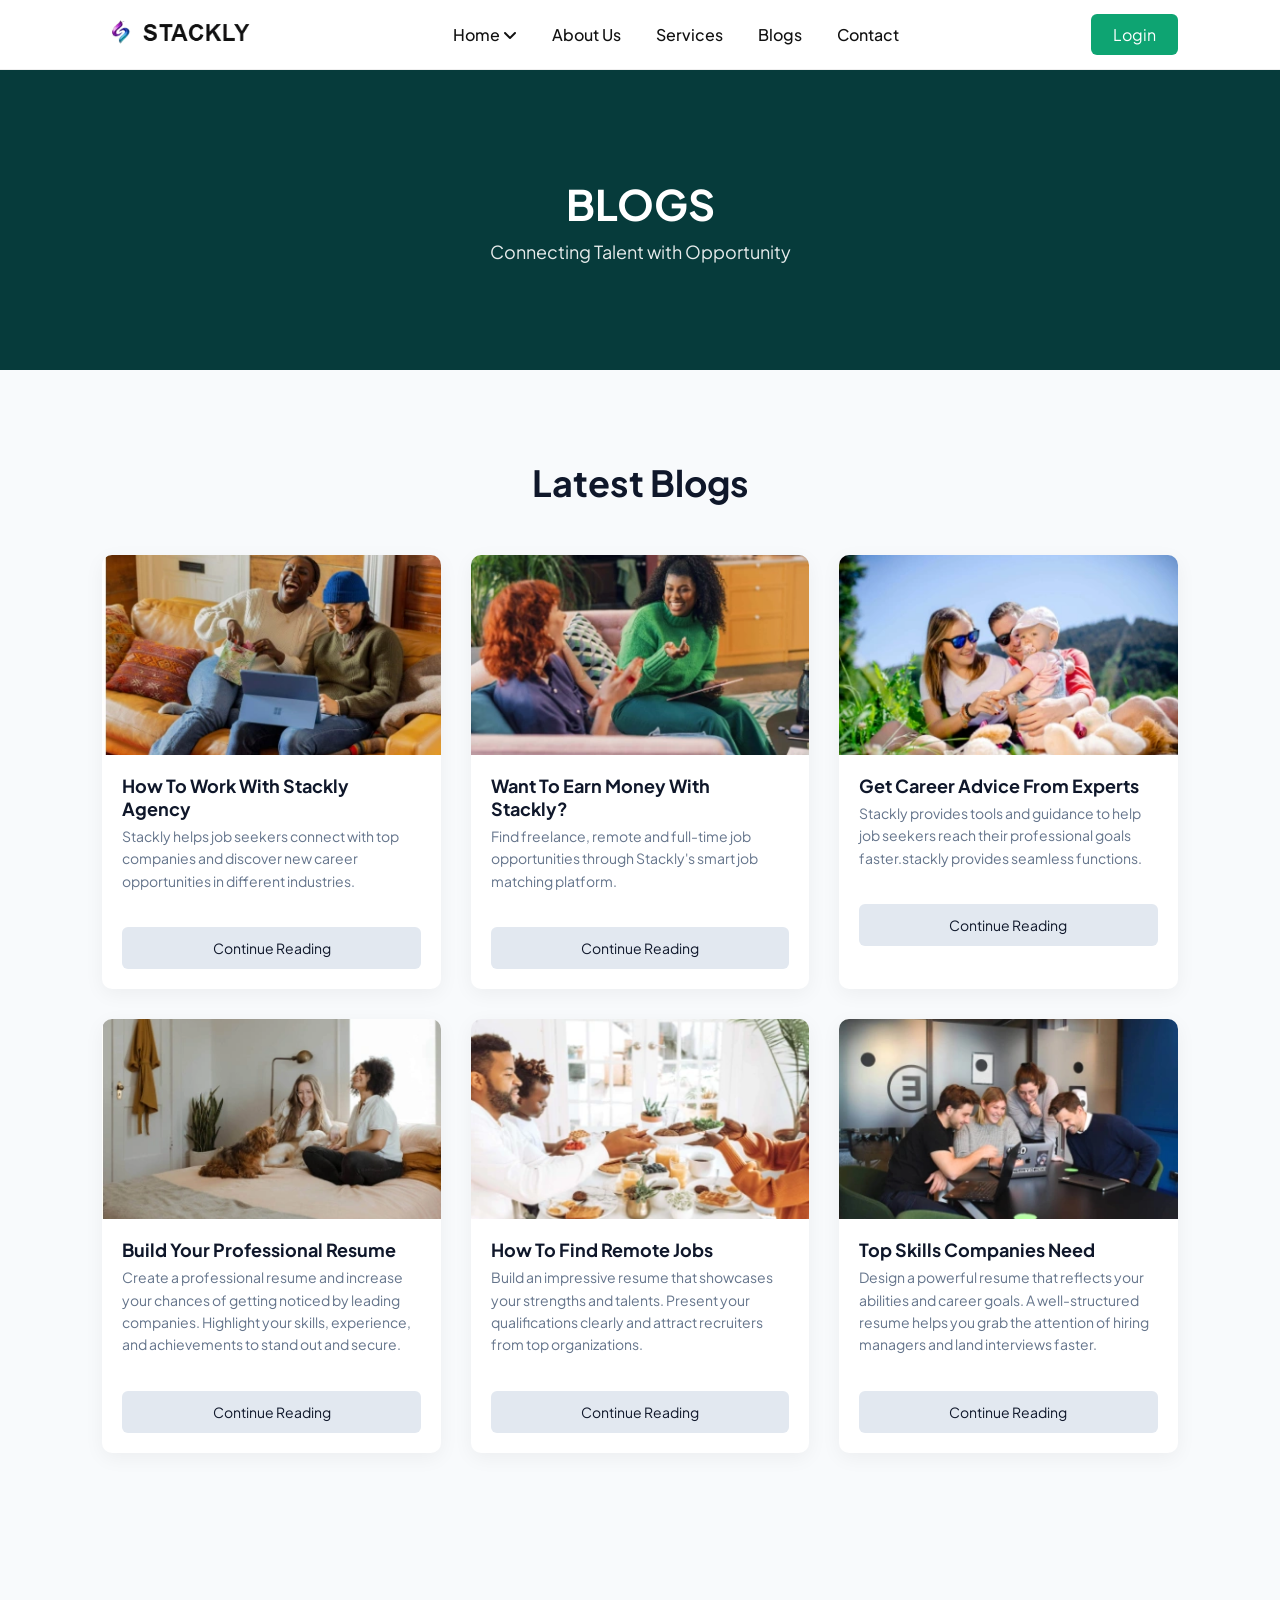
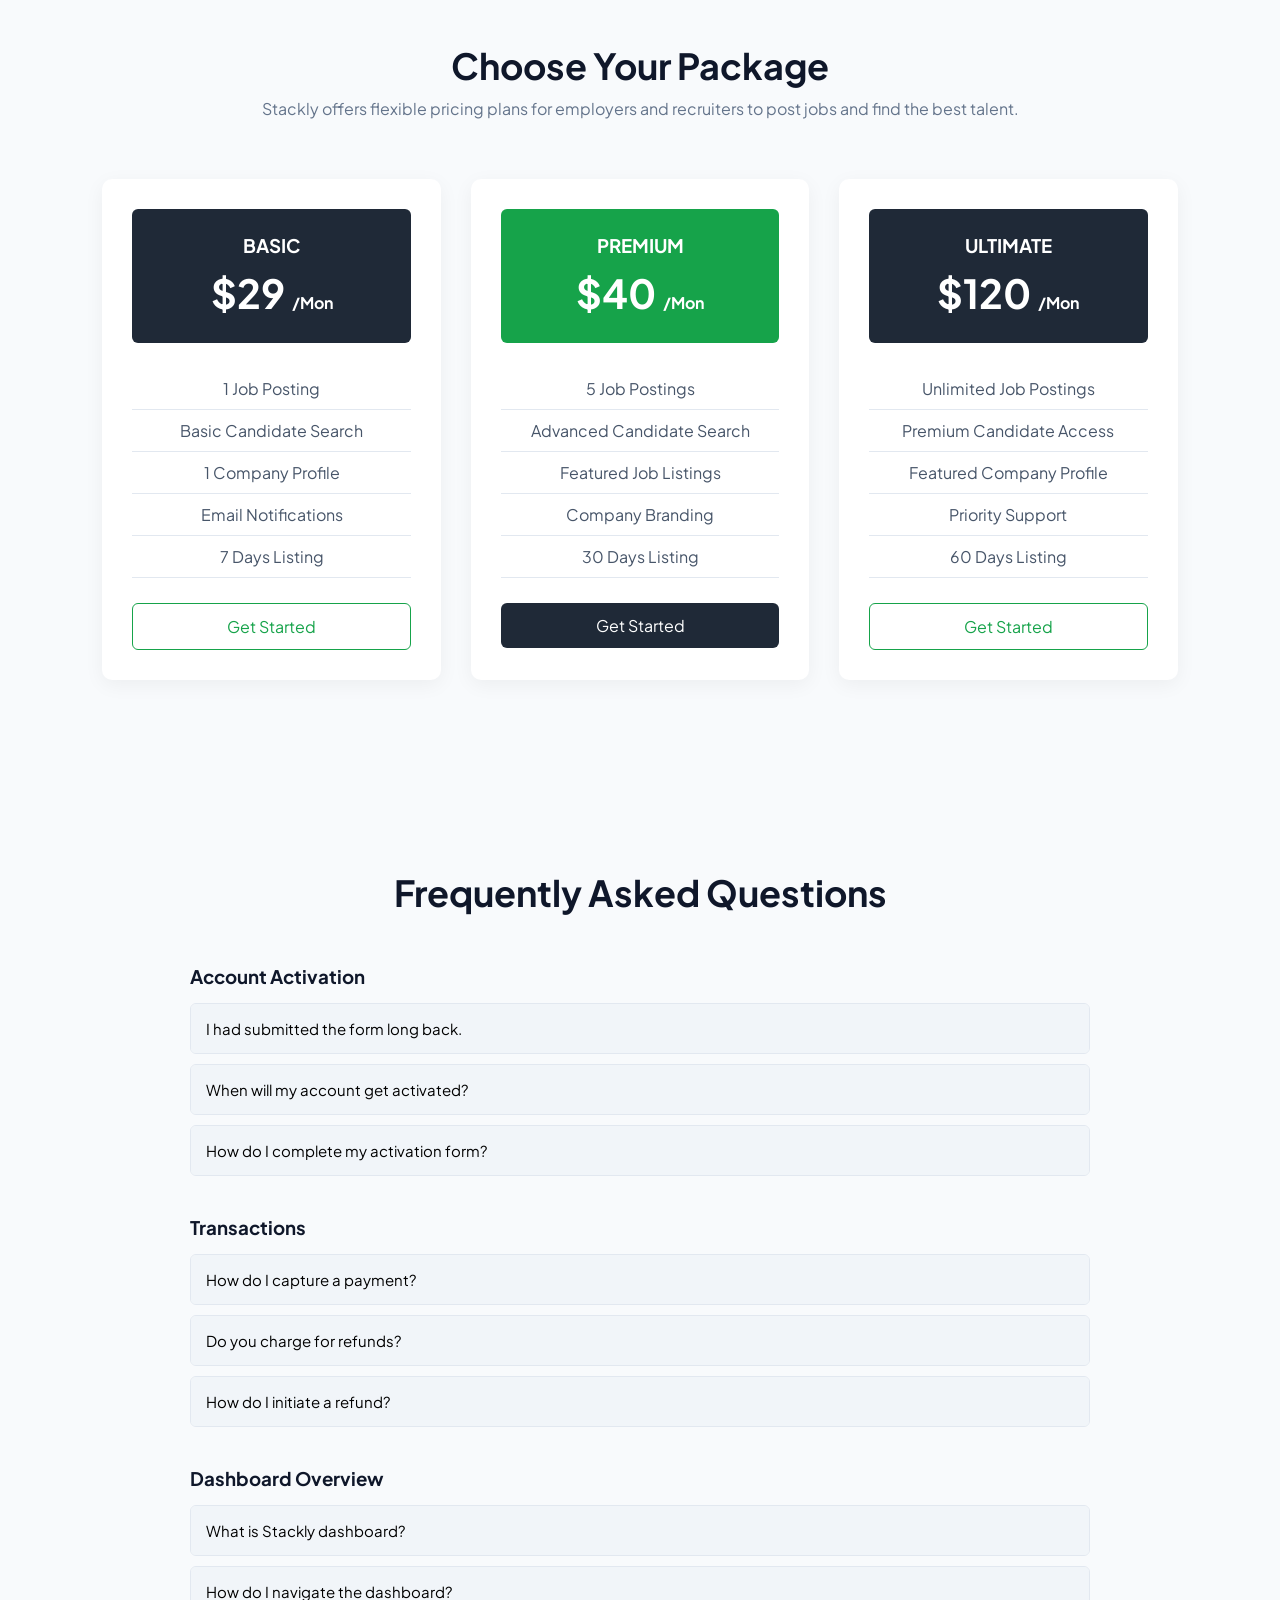
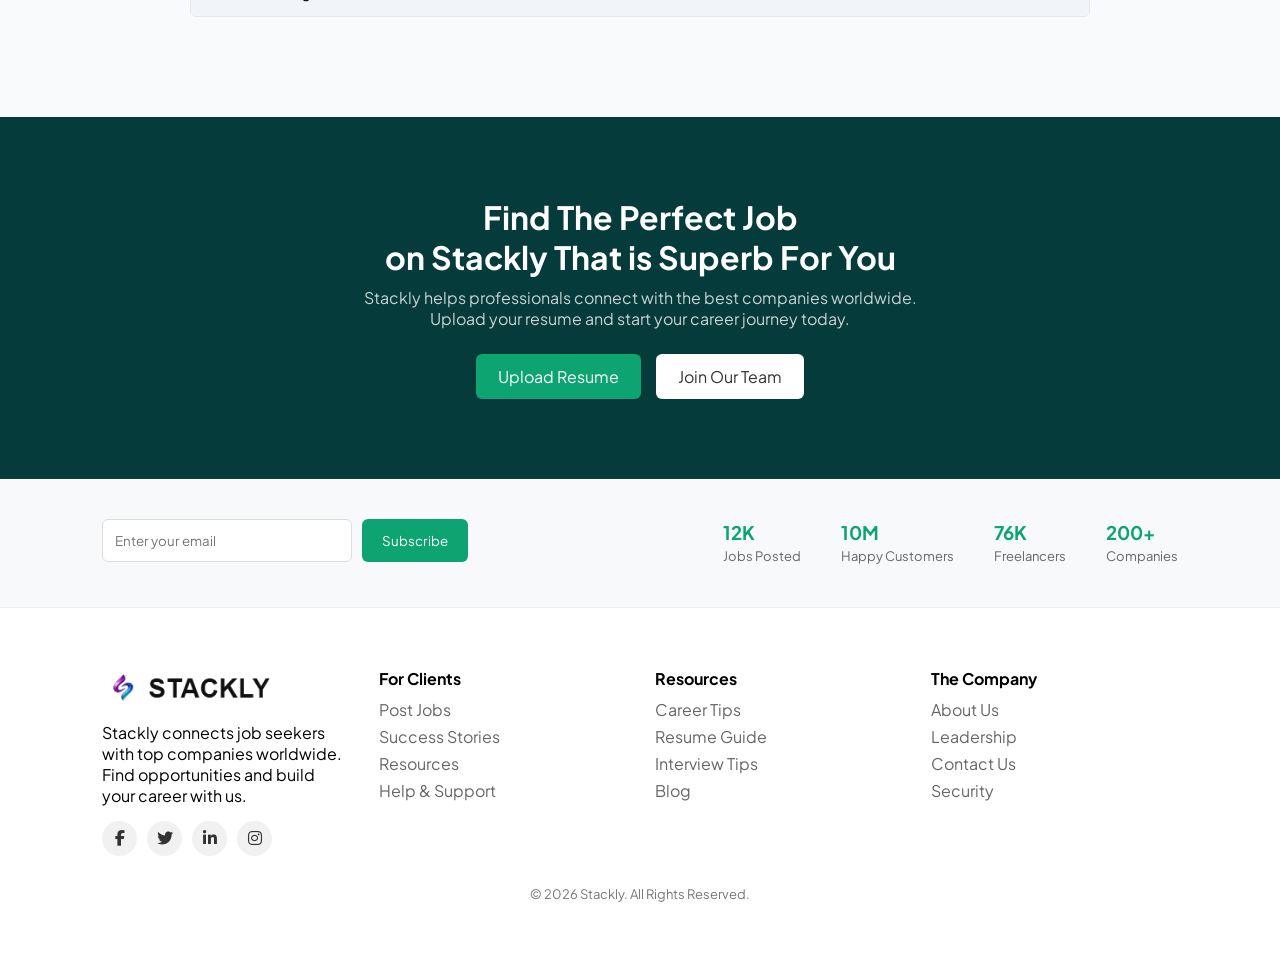
<file: blogs2.html>
<!DOCTYPE html>
<html lang="en">
<head>

<meta charset="UTF-8">
<meta name="viewport" content="width=device-width, initial-scale=1.0">

<title>Stackly</title>

<link rel="stylesheet" href="app.css">

<link href="https://fonts.googleapis.com/css2?family=Plus+Jakarta+Sans:wght@400;500;600;700&display=swap" rel="stylesheet">

<link rel="stylesheet"
href="https://cdnjs.cloudflare.com/ajax/libs/font-awesome/6.5.0/css/all.min.css">

<link href="https://unpkg.com/aos@2.3.4/dist/aos.css" rel="stylesheet">

</head>

<body>


<!-- HEADER -->

<header class="header">

<div class="container">

<div class="logo">
<a href="home2.html">
<img src="images/logo2.webp" alt="Stackly Logo">
</a>
</div>

<nav class="nav">

<ul>

<li class="dropdown">
<a href="home2.html">Home <i class="fa fa-angle-down"></i></a>

<ul class="dropdown-menu">
<li><a href="index.html">Home 1</a></li>
</ul>

</li>

<li><a href="about2.html">About Us</a></li>
<li><a href="services2.html">Services</a></li>
<li><a href="blogs2.html">Blogs</a></li>
<li><a href="contact2.html">Contact</a></li>


</a></li>

</ul>

</nav>


<div class="login-btn">
<a href="">Login</a>
</div>


<div class="hamburger">
<i class="fa fa-bars"></i>
</div>

</div>

</header>



<div class="mobile-menu">

<div class="mobile-header">

<div class="close-menu">
<i class="fa fa-times"></i>
</div>

</div>

<ul>

<li class="mobile-dropdown">

<div class="mobile-link">
Home <i class="fa fa-angle-down"></i>
</div>

<ul class="mobile-submenu">
<li><a href="index.html">Home 1</a></li>
</ul>

</li>

<li><a href="about2.html">About Us</a></li>
<li><a href="services2.html">Services</a></li>
<li><a href="blogs2.html">Blogs</a></li>
<li><a href="contact2.html">Contact</a></li>

</ul>

<div class="mobile-login">
<a href="404page.html">Login</a>
</div>

</div>



<section class="stackly-about-hero">

<h1>BLOGS</h1>
<p>Connecting Talent with Opportunity</p>

</section>










<!-- STACKLY BLOG SECTION -->

<section class="stackly-blog-page">

<div class="stackly-blog-container">

<h2 class="stackly-blog-heading">Latest Blogs</h2>

<div class="stackly-blog-grid">

<!-- BLOG 1 -->
<div class="stackly-blog-card">

<img src="images/mo (4).webp" class="stackly-blog-img">

<h3>How To Work With Stackly Agency</h3>

<p>
Stackly helps job seekers connect with top companies and discover
new career opportunities in different industries.
</p>

<a href="404page.html" class="stackly-blog-btn">Continue Reading</a>

</div>

<!-- BLOG 2 -->
<div class="stackly-blog-card">

<img src="images/mo (5).webp" class="stackly-blog-img">

<h3>Want To Earn Money With Stackly?</h3>

<p>
Find freelance, remote and full-time job opportunities through
Stackly's smart job matching platform.
</p>

<a href="404page.html" class="stackly-blog-btn">Continue Reading</a>

</div>

<!-- BLOG 3 -->
<div class="stackly-blog-card">

<img src="images/mo (6).webp" class="stackly-blog-img">

<h3>Get Career Advice From Experts</h3>

<p>

Stackly provides tools and guidance to help job seekers
reach their professional goals faster.stackly provides seamless functions.
</p>

<a href="404page.html" class="stackly-blog-btn">Continue Reading</a>

</div>

<!-- BLOG 4 -->
<div class="stackly-blog-card">

<img src="images/mo (7).webp" class="stackly-blog-img">

<h3>Build Your Professional Resume</h3>

<p>
Create a professional resume and increase your chances of getting noticed by leading companies. Highlight your skills, experience, and achievements to stand out and secure.
</p>

<a href="404page.html" class="stackly-blog-btn">Continue Reading</a>

</div>

<!-- BLOG 5 -->
<div class="stackly-blog-card">

<img src="images/mo (8).webp" class="stackly-blog-img">

<h3>How To Find Remote Jobs</h3>

<p>
Build an impressive resume that showcases your strengths and talents. Present your qualifications clearly and attract recruiters from top organizations.
</p>

<a href="404page.html" class="stackly-blog-btn">Continue Reading</a>

</div>

<!-- BLOG 6 -->
<div class="stackly-blog-card">

<img src="images/mo (10).webp" class="stackly-blog-img">

<h3>Top Skills Companies Need</h3>

<p>
Design a powerful resume that reflects your abilities and career goals. A well-structured resume helps you grab the attention of hiring managers and land interviews faster.
</p>

<a href="404page.html" class="stackly-blog-btn">Continue Reading</a>

</div>

</div>

<!-- PAGINATION -->


</div>

</section>



<!-- STACKLY PRICING SECTION -->

<section class="stackly-pricing-section">

<div class="stackly-pricing-container">

<h2 class="stackly-pricing-title">Choose Your Package</h2>

<p class="stackly-pricing-subtitle">
Stackly offers flexible pricing plans for employers and recruiters
to post jobs and find the best talent.
</p>

<div class="stackly-pricing-grid">

<!-- BASIC -->

<div class="stackly-pricing-card">

<div class="stackly-pricing-header">
<h3>BASIC</h3>
<h1>$29 <span>/Mon</span></h1>
</div>

<ul class="stackly-pricing-features">
<li>1 Job Posting</li>
<li>Basic Candidate Search</li>
<li>1 Company Profile</li>
<li>Email Notifications</li>
<li>7 Days Listing</li>
</ul>

<a href="404page.html" class="stackly-pricing-btn">Get Started</a>

</div>

<!-- PREMIUM -->

<div class="stackly-pricing-card stackly-pricing-highlight">

<div class="stackly-pricing-header">
<h3>PREMIUM</h3>
<h1>$40 <span>/Mon</span></h1>
</div>

<ul class="stackly-pricing-features">
<li>5 Job Postings</li>
<li>Advanced Candidate Search</li>
<li>Featured Job Listings</li>
<li>Company Branding</li>
<li>30 Days Listing</li>
</ul>

<a href="404page.html" class="stackly-pricing-btn highlight-btn">Get Started</a>

</div>

<!-- ULTIMATE -->

<div class="stackly-pricing-card">

<div class="stackly-pricing-header">
<h3>ULTIMATE</h3>
<h1>$120 <span>/Mon</span></h1>
</div>

<ul class="stackly-pricing-features">
<li>Unlimited Job Postings</li>
<li>Premium Candidate Access</li>
<li>Featured Company Profile</li>
<li>Priority Support</li>
<li>60 Days Listing</li>
</ul>

<a href="404page.html" class="stackly-pricing-btn">Get Started</a>

</div>

</div>

</div>

</section>











<!-- STACKLY FAQ SECTION -->

<section class="stackly-faq-section">

<div class="stackly-faq-container">

<h2 class="stackly-faq-title">Frequently Asked Questions</h2>

<!-- ACCOUNT ACTIVATION -->

<h3 class="stackly-faq-category">Account Activation</h3>

<div class="stackly-faq-item">

<button class="stackly-faq-question">
I had submitted the form long back.
</button>

<div class="stackly-faq-answer">
<p>
Once your registration form is submitted, our system verifies
your account details and activates your profile within a short
period of time.
</p>
</div>

</div>


<div class="stackly-faq-item">

<button class="stackly-faq-question">
When will my account get activated?
</button>

<div class="stackly-faq-answer">
<p>
Account activation usually takes a few minutes after email
verification is completed.
</p>
</div>

</div>


<div class="stackly-faq-item">

<button class="stackly-faq-question">
How do I complete my activation form?
</button>

<div class="stackly-faq-answer">
<p>
Simply login to Stackly and fill out your profile details
including resume, experience, and skills.
</p>
</div>

</div>

<!-- TRANSACTIONS -->

<h3 class="stackly-faq-category">Transactions</h3>

<div class="stackly-faq-item">

<button class="stackly-faq-question">
How do I capture a payment?
</button>

<div class="stackly-faq-answer">
<p>
Employers can securely pay for premium job postings
through Stackly’s integrated payment system.
</p>
</div>

</div>


<div class="stackly-faq-item">

<button class="stackly-faq-question">
Do you charge for refunds?
</button>

<div class="stackly-faq-answer">
<p>
Refund policies depend on the selected subscription plan
and payment method.
</p>
</div>

</div>


<div class="stackly-faq-item">

<button class="stackly-faq-question">
How do I initiate a refund?
</button>

<div class="stackly-faq-answer">
<p>
You can request a refund through your employer dashboard
under the billing section.
</p>
</div>

</div>

<!-- DASHBOARD -->

<h3 class="stackly-faq-category">Dashboard Overview</h3>

<div class="stackly-faq-item">

<button class="stackly-faq-question">
What is Stackly dashboard?
</button>

<div class="stackly-faq-answer">
<p>
The Stackly dashboard allows employers to post jobs,
manage applications, and track candidate activity.
</p>
</div>

</div>


<div class="stackly-faq-item">

<button class="stackly-faq-question">
How do I navigate the dashboard?
</button>

<div class="stackly-faq-answer">
<p>
Use the dashboard menu to manage job postings,
candidate applications, and account settings.
</p>
</div>

</div>

</div>

</section>





<!-- CTA SECTION -->

<section class="cta">

<h2>Find The Perfect Job <br> on Stackly That is Superb For You</h2>

<p>
Stackly helps professionals connect with the best companies worldwide.
Upload your resume and start your career journey today.
</p>

<div class="cta-buttons">

<a href="404page.html" class="btn-green">Upload Resume</a>
<a href="404page.html" class="btn-light">Join Our Team</a>

</div>

</section>


<!-- NEWSLETTER -->

<section class="newsletter">

<form id="subscribeForm">

<div class="subscribe-box">

<input type="text" id="email" placeholder="Enter your email">

<button type="submit">Subscribe</button>

</div>

<p id="emailError"></p>

</form>


<div class="stats">

<div>
<h3>12K</h3>
<span>Jobs Posted</span>
</div>

<div>
<h3>10M</h3>
<span>Happy Customers</span>
</div>

<div>
<h3>76K</h3>
<span>Freelancers</span>
</div>

<div>
<h3>200+</h3>
<span>Companies</span>
</div>

</div>

</section>




<!-- FOOTER -->

<footer class="footer">

<div class="footer-container">


<!-- LOGO SECTION -->

<div class="footer-col">
<div class="footer-logo">
  <a href="home2.html">
    <img src="images/logo2.webp" alt="Stackly Logo">
  </a>
</div>
<p>
Stackly connects job seekers with top companies worldwide.
Find opportunities and build your career with us.
</p>


<div class="social-icons">

<a href="404page.html"><i class="fa-brands fa-facebook-f"></i></a>
<a href="404page.html"><i class="fa-brands fa-twitter"></i></a>
<a href="404page.html"><i class="fa-brands fa-linkedin-in"></i></a>
<a href="404page.html"><i class="fa-brands fa-instagram"></i></a>

</div>

</div>



<!-- LINKS -->

<div class="footer-col">

<h4>For Clients</h4>

<ul>
<li><a href="404page.html">Post Jobs</a></li>
<li><a href="404page.html">Success Stories</a></li>
<li><a href="404page.html">Resources</a></li>
<li><a href="404page.html">Help & Support</a></li>
</ul>

</div>



<div class="footer-col">

<h4>Resources</h4>

<ul>
<li><a href="404page.html">Career Tips</a></li>
<li><a href="404page.html">Resume Guide</a></li>
<li><a href="404page.html">Interview Tips</a></li>
<li><a href="404page.html">Blog</a></li>
</ul>

</div>



<div class="footer-col">

<h4>The Company</h4>

<ul>
<li><a href="404page.html">About Us</a></li>
<li><a href="404page.html">Leadership</a></li>
<li><a href="404page.html">Contact Us</a></li>
<li><a href="404page.html">Security</a></li>
</ul>

</div>

</div>



<div class="copyright">

<p>© 2026 Stackly. All Rights Reserved.</p>

</div>

</footer>


<!-- SCROLL TO TOP BUTTON -->

<button id="scrollTopBtn">
<i class="fa fa-arrow-up"></i>
</button>


<script src="https://unpkg.com/aos@2.3.4/dist/aos.js"></script>
<script src="script.js"></script>

</body>
</html>
</file>
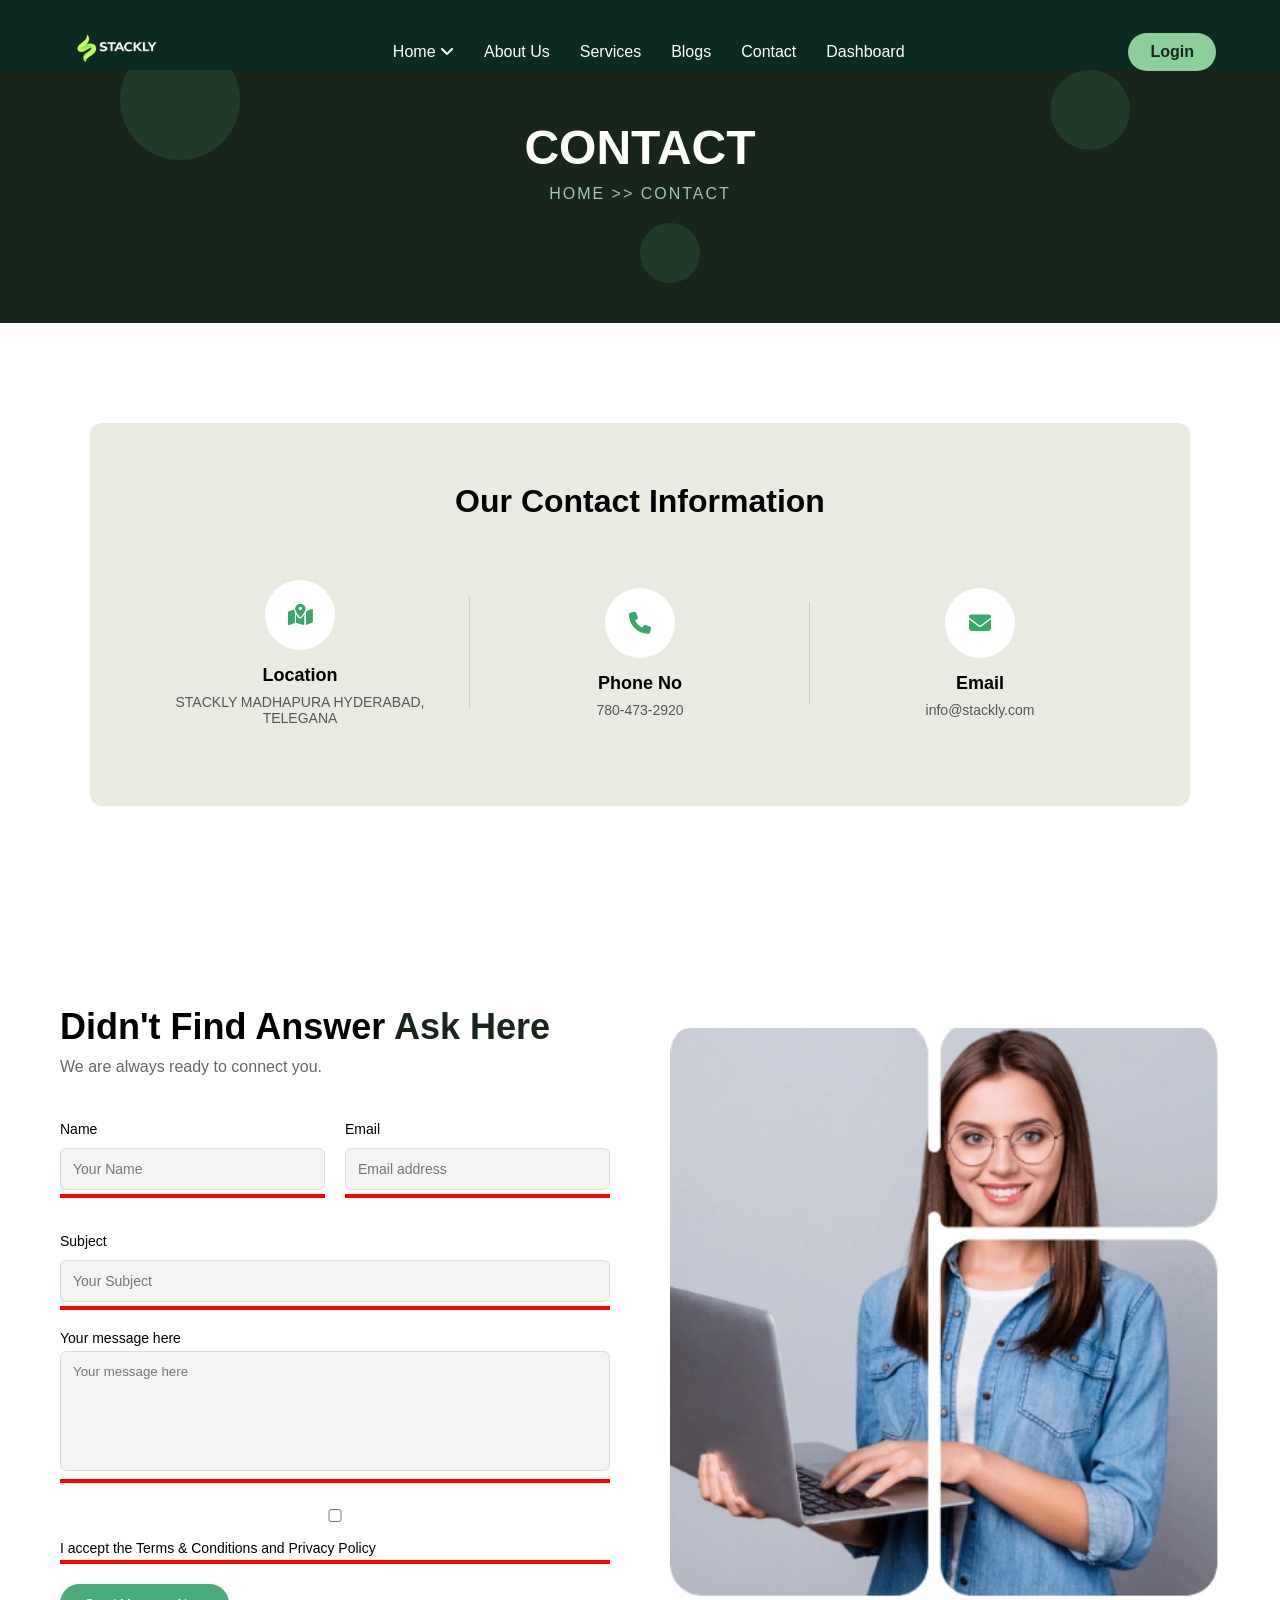
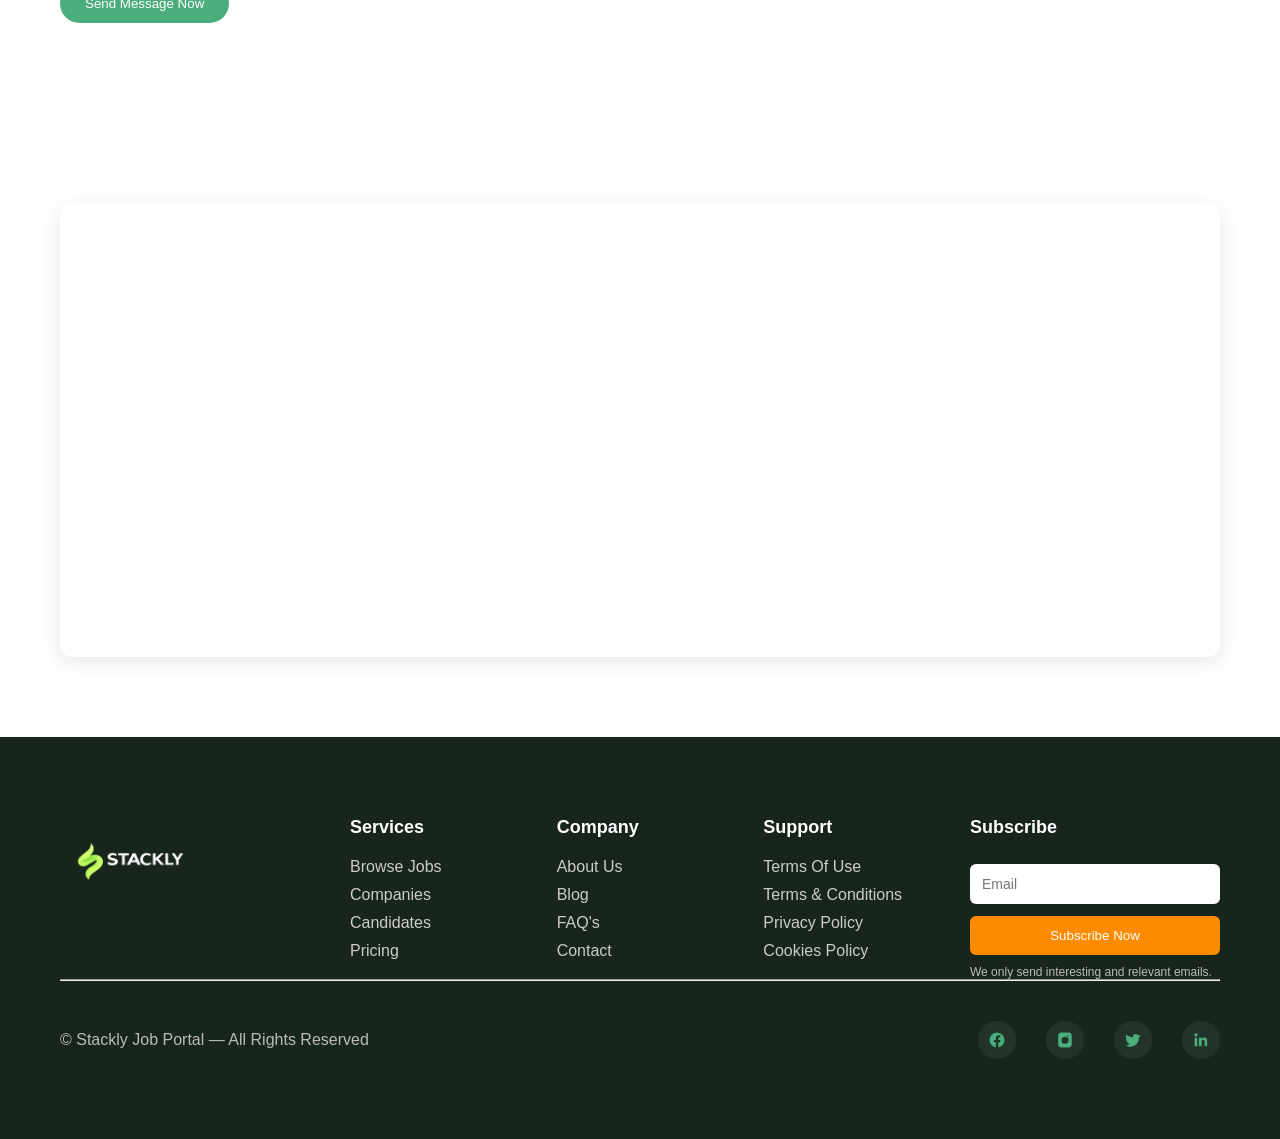
<file: contact.html>
<!DOCTYPE html>

<html lang="en">

<head>

<meta charset="UTF-8">
<meta name="viewport" content="width=device-width, initial-scale=1.0">

<title>Stackly Job Portal</title>

<link rel="stylesheet" href="style.css">

<link rel="stylesheet" href="https://cdnjs.cloudflare.com/ajax/libs/font-awesome/6.5.0/css/all.min.css">
<link href="https://cdnjs.cloudflare.com/ajax/libs/font-awesome/6.5.0/css/all.min.css" rel="stylesheet">
<link href="https://cdnjs.cloudflare.com/ajax/libs/font-awesome/6.5.0/css/all.min.css" rel="stylesheet">

</head>

<body>

<!-- ================= NAVBAR ================= -->



<header class="navbar">

<div class="nav-container">
<div class="logo">
  <a href="index.html">
    <img src="images/loo.webp" alt="Stackly Logo">
  </a>
</div>

<nav class="nav-menu" id="navMenu">

<div class="close-menu" id="closeMenu">
<i class="fa-solid fa-xmark"></i>
</div>

<ul>

<li class="dropdown">
<a href="index.html">Home <i class="fa fa-angle-down"></i></a>

<ul class="dropdown-menu">
<li><a href="home2.html">Home 2</a></li>
</ul>
</li>

<li><a href="about.html">About Us</a></li>
<li><a href="services.html">Services</a></li>
<li><a href="blogs.html">Blogs</a></li>
<li><a href="contact.html">Contact</a></li>
<li><a href="dashboard.html">Dashboard</a></li>

</ul>

</nav>

<div class="nav-right">

<a href="login.html" class="login-btn">Login</a>

<div class="hamburger" id="hamburger">
<i class="fa fa-bars"></i>
</div>

</div>

</div>

</header>








<section class="stackly-about-hero">

<div class="about-container">

<h1 class="about-title reveal">
CONTACT
</h1>

<p class="about-breadcrumb reveal">
HOME  >>  CONTACT
</p>

</div>

<!-- Decorative Shapes -->

<div class="shape shape1"></div>
<div class="shape shape2"></div>
<div class="shape shape3"></div>

</section>


<section class="contact-info-section">

<div class="contact-box">

<h2>Our Contact Information</h2>

<div class="contact-grid">

<!-- LOCATION -->

<div class="contact-item">

<div class="contact-icon">

<i class="fa-solid fa-map-location-dot"></i>

</div>

<h4>Location</h4>

<p>STACKLY MADHAPURA HYDERABAD, TELEGANA</p>

</div>

<!-- PHONE -->

<div class="contact-item">

<div class="contact-icon">

<i class="fa-solid fa-phone"></i>

</div>

<h4>Phone No</h4>

<p>780-473-2920</p>

</div>

<!-- EMAIL -->

<div class="contact-item">

<div class="contact-icon">

<i class="fa-solid fa-envelope"></i>

</div>

<h4>Email</h4>

<p>info@stackly.com</p>

</div>

</div>

</div>

</section>












<section class="ask-section">

<div class="ask-container">

<!-- LEFT FORM -->

<div class="ask-form reveal">

<h2>Didn't Find Answer <span>Ask Here</span></h2>

<p>We are always ready to connect you.</p>

<form id="contactForm">

<div class="form-row">

<div class="input-group">
<label>Name</label>
<input type="text" id="name" placeholder="Your Name">
<small class="error"></small>
</div>

<div class="input-group">
<label>Email</label>
<input type="email" id="email" placeholder="Email address">
<small class="error"></small>
</div>

</div>

<div class="input-group">
<label>Subject</label>
<input type="text" id="subject" placeholder="Your Subject">
<small class="error"></small>
</div>

<div class="input-group">
<label>Your message here</label>
<textarea id="message" placeholder="Your message here"></textarea>
<small class="error"></small>
</div>

<div class="checkbox">

<input type="checkbox" id="terms">

<label>
I accept the Terms & Conditions and Privacy Policy
</label>

<small class="error" id="termsError"></small>

</div>

<button type="submit">Send Message Now</button>

</form>

</div>

<!-- RIGHT IMAGE -->

<div class="ask-image reveal">

<img src="images/GIRLS.webp">

</div>

</div>

</section>



<section class="map-section">

<div class="map-container">

<iframe 
src="https://www.google.com/maps?q=Madhapur%20Hyderabad&output=embed"
width="100%" 
height="450" 
style="border:0;" 
allowfullscreen="" 
loading="lazy">
</iframe>

</div>

</section>






<footer class="stackly-footer">

<div class="footer-container">

<!-- LOGO -->
<div class="footer-logo">
  <a href="index.html">
    <img src="images/loo.webp" alt="logo">
  </a>
</div>

<!-- SERVICES -->

<div class="footer-col">

<h3>Services</h3>

<a href="404.html">Browse Jobs</a> <a href="404.html">Companies</a> <a href="404.html">Candidates</a> <a href="404.html">Pricing</a>

</div>

<!-- COMPANY -->

<div class="footer-col">

<h3>Company</h3>

<a href="404.html">About Us</a> <a href="blogs.html">Blog</a> <a href="404.html">FAQ's</a> <a href="contact.html">Contact</a>

</div>

<!-- SUPPORT -->

<div class="footer-col">

<h3>Support</h3>

<a href="404.html">Terms Of Use</a> <a href="#">Terms & Conditions</a> <a href="404.html">Privacy Policy</a> <a href="404.html">Cookies Policy</a>

</div>

<!-- SUBSCRIBE -->

<div class="footer-col subscribe">

<h3>Subscribe</h3>

<input type="email" id="emailInput" placeholder="Email">

<button onclick="validateEmail()">
Subscribe Now
</button>

<p class="note">
We only send interesting and relevant emails.
</p>

</div>

</div>

<hr>

<div class="footer-bottom">

<p>© Stackly Job Portal — All Rights Reserved</p>

<div class="social">

<a href="404.html" class="social-icon">

<svg viewBox="0 0 24 24">
<path d="M22 12a10 10 0 10-11.5 9.9v-7h-2.6V12h2.6V9.7c0-2.6 1.6-4 3.9-4 1.1 0 2.2.2 2.2.2v2.4h-1.2c-1.2 0-1.6.8-1.6 1.6V12h2.7l-.4 2.9h-2.3v7A10 10 0 0022 12z"/>
</svg>

</a>

<a href="404.html" class="social-icon">

<svg viewBox="0 0 24 24">
<path d="M7 2C4.8 2 3 3.8 3 6v12c0 2.2 1.8 4 4 4h10c2.2 0 4-1.8 4-4V6c0-2.2-1.8-4-4-4H7zm5 5.5A4.5 4.5 0 1112 17a4.5 4.5 0 010-9.5zm5.3-.9a1 1 0 11-2 0 1 1 0 012 0z"/>
</svg>

</a>

<a href="404.html" class="social-icon">

<svg viewBox="0 0 24 24">
<path d="M22 5.9c-.8.4-1.6.6-2.4.8.9-.5 1.5-1.3 1.8-2.2-.8.5-1.8.9-2.7 1.1A4.2 4.2 0 0015.5 4c-2.3 0-4.1 2-3.6 4.3A11.9 11.9 0 013 5.1a4.2 4.2 0 001.3 5.6c-.7 0-1.3-.2-1.9-.5 0 2 1.4 3.7 3.4 4.1-.6.2-1.3.2-1.9.1.5 1.6 2.1 2.8 4 2.8A8.5 8.5 0 012 19.5 12 12 0 008.3 21c7.6 0 11.8-6.4 11.5-12.2.8-.6 1.5-1.3 2.1-2.1z"/>
</svg>

</a>

<a href="404.html" class="social-icon">

<svg viewBox="0 0 24 24">
<path d="M20.4 20.4h-3.6v-5.6c0-1.3 0-3-1.8-3s-2.1 1.4-2.1 2.9v5.7H9.3V9h3.4v1.6h.1c.5-.9 1.6-1.8 3.3-1.8 3.5 0 4.1 2.3 4.1 5.3v6.3zM5.3 7.4A2.1 2.1 0 115.3 3a2.1 2.1 0 010 4.4zM7.1 20.4H3.5V9h3.6v11.4z"/>
</svg>

</a>

</div>


</div>

</footer>

<button id="scrollTopBtn">

<svg viewBox="0 0 24 24">
<path d="M12 5l-7 7h4v7h6v-7h4z"/>
</svg>

</button>



<script src="main.js"></script>

</body>
</html>
</file>
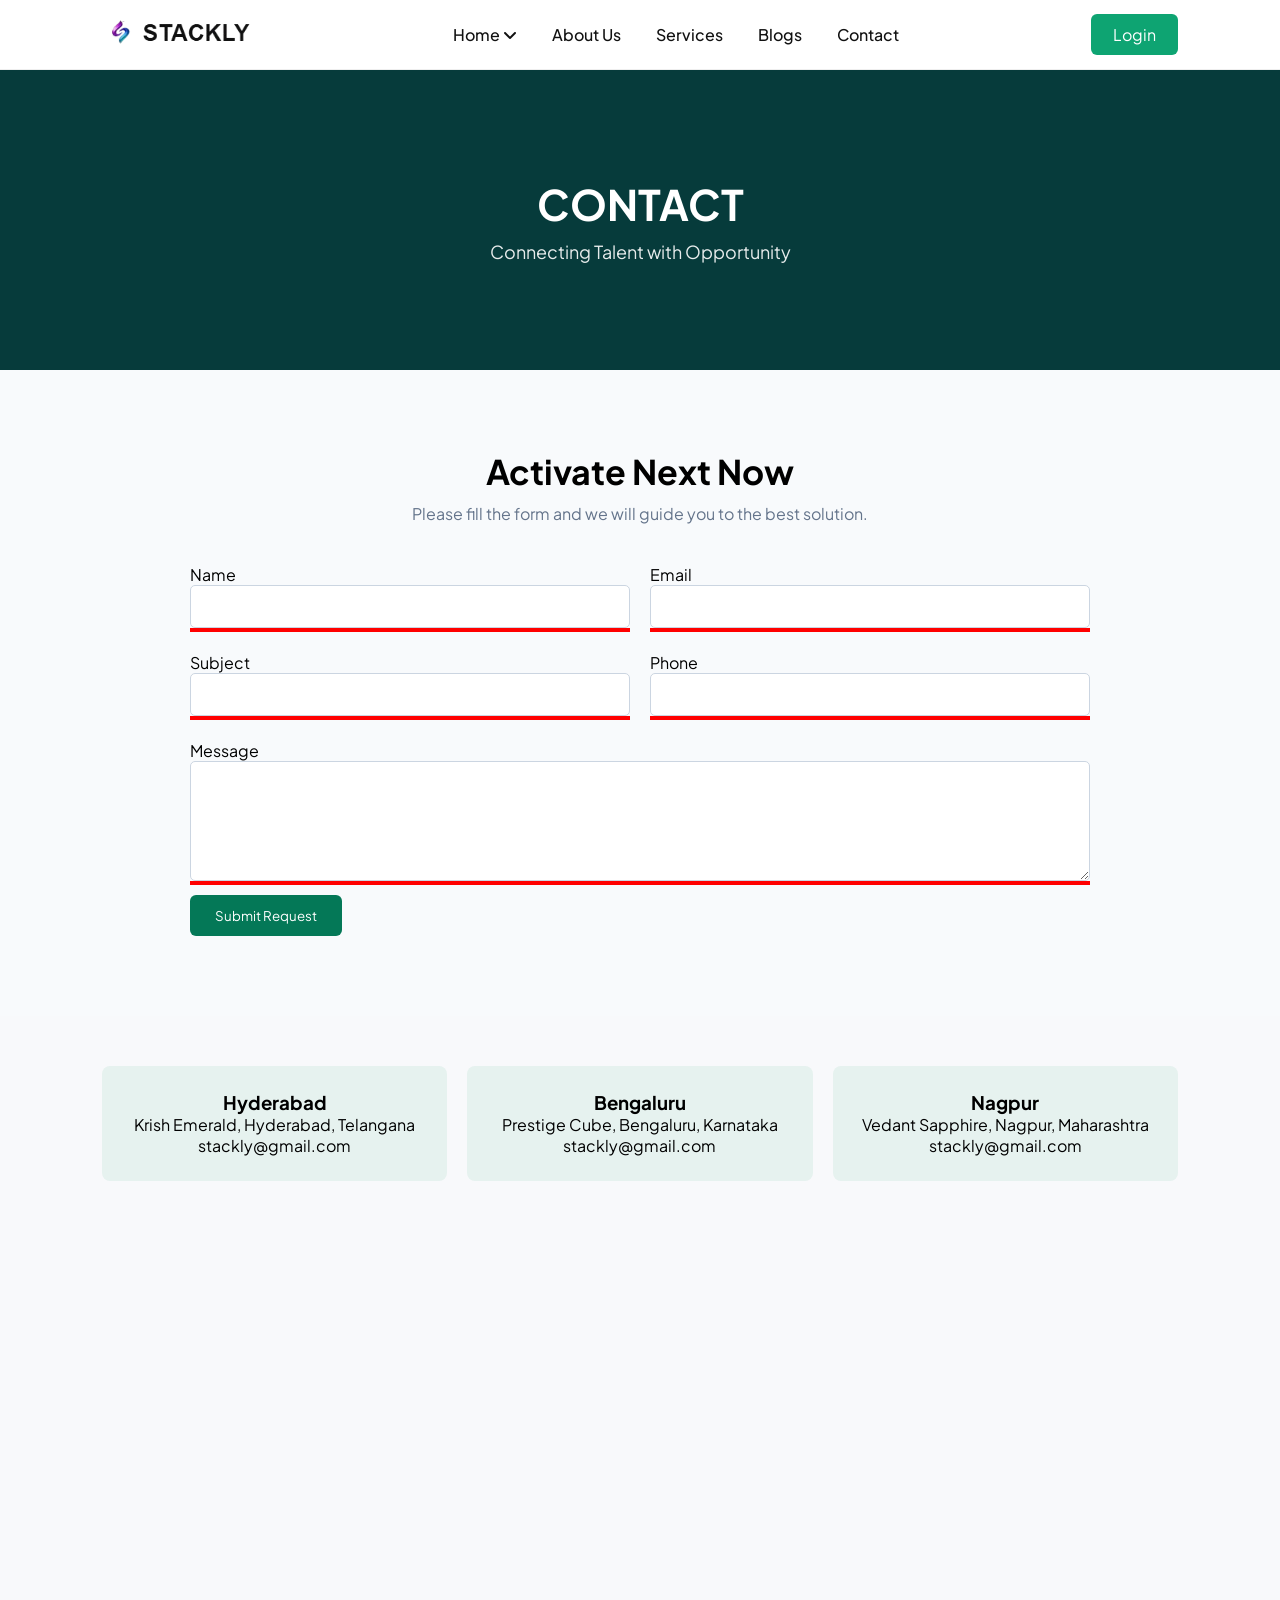
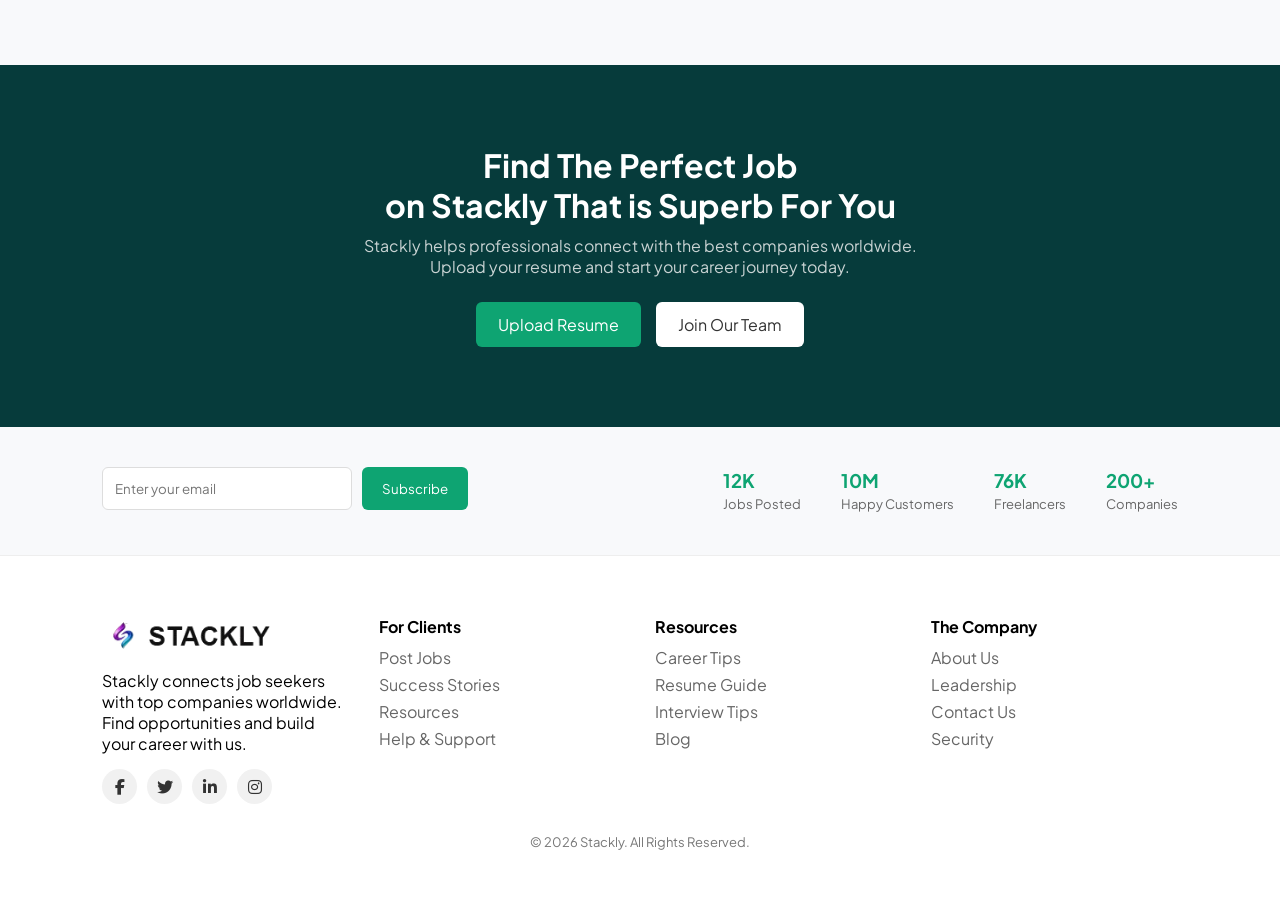
<file: contact2.html>
<!DOCTYPE html>
<html lang="en">
<head>

<meta charset="UTF-8">
<meta name="viewport" content="width=device-width, initial-scale=1.0">

<title>Stackly</title>

<link rel="stylesheet" href="app.css">

<link href="https://fonts.googleapis.com/css2?family=Plus+Jakarta+Sans:wght@400;500;600;700&display=swap" rel="stylesheet">

<link rel="stylesheet"
href="https://cdnjs.cloudflare.com/ajax/libs/font-awesome/6.5.0/css/all.min.css">

<link href="https://unpkg.com/aos@2.3.4/dist/aos.css" rel="stylesheet">

</head>

<body>


<!-- HEADER -->

<header class="header">

<div class="container">

<div class="logo">
<a href="home2.html">
<img src="images/logo2.webp" alt="Stackly Logo">
</a>
</div>

<nav class="nav">

<ul>

<li class="dropdown">
<a href="home2.html">Home <i class="fa fa-angle-down"></i></a>

<ul class="dropdown-menu">
<li><a href="index.html">Home 1</a></li>
</ul>

</li>

<li><a href="about2.html">About Us</a></li>
<li><a href="services2.html">Services</a></li>
<li><a href="blogs2.html">Blogs</a></li>
<li><a href="contact2.html">Contact</a></li>


</a></li>

</ul>

</nav>


<div class="login-btn">
<a href="">Login</a>
</div>


<div class="hamburger">
<i class="fa fa-bars"></i>
</div>

</div>

</header>



<div class="mobile-menu">

<div class="mobile-header">

<div class="close-menu">
<i class="fa fa-times"></i>
</div>

</div>

<ul>

<li class="mobile-dropdown">

<div class="mobile-link">
Home <i class="fa fa-angle-down"></i>
</div>

<ul class="mobile-submenu">
<li><a href="index.html">Home 1</a></li>
</ul>

</li>

<li><a href="about2.html">About Us</a></li>
<li><a href="services2.html">Services</a></li>
<li><a href="blogs2.html">Blogs</a></li>
<li><a href="contact2.html">Contact</a></li>

</ul>

<div class="mobile-login">
<a href="404page.html">Login</a>
</div>

</div>




<section class="stackly-about-hero">

<h1>CONTACT</h1>
<p>Connecting Talent with Opportunity</p>

</section>










<section class="stackly-contact-section">

<div class="stackly-contact-container">

<h2 class="stackly-contact-title">Activate Next Now</h2>

<p class="stackly-contact-subtitle">
Please fill the form and we will guide you to the best solution.
</p>

<form id="stacklyContactForm" class="stackly-contact-form">

<div class="stackly-form-row">

<div class="stackly-form-group">
<label>Name</label>
<input type="text" id="name">
<small class="error"></small>
</div>

<div class="stackly-form-group">
<label>Email</label>
<input type="email" id="email">
<small class="error"></small>
</div>

</div>

<div class="stackly-form-row">

<div class="stackly-form-group">
<label>Subject</label>
<input type="text" id="subject">
<small class="error"></small>
</div>

<div class="stackly-form-group">
<label>Phone</label>
<input type="text" id="phone">
<small class="error"></small>
</div>

</div>

<div class="stackly-form-group">
<label>Message</label>
<textarea id="message"></textarea>
<small class="error"></small>
</div>

<button type="submit" class="stackly-contact-btn">
Submit Request
</button>

</form>

</div>

</section>


<!-- LOCATION CARDS -->

<section class="stackly-contact-locations">

<div class="stackly-location-card">
<h3>Hyderabad</h3>
<p>Krish Emerald, Hyderabad, Telangana</p>
<p>stackly@gmail.com</p>
</div>

<div class="stackly-location-card">
<h3>Bengaluru</h3>
<p>Prestige Cube, Bengaluru, Karnataka</p>
<p>stackly@gmail.com</p>
</div>

<div class="stackly-location-card">
<h3>Nagpur</h3>
<p>Vedant Sapphire, Nagpur, Maharashtra</p>
<p>stackly@gmail.com</p>
</div>

</section>


<!-- GOOGLE MAP -->

<section class="stackly-map">

<iframe 
src="https://www.google.com/maps?q=Hyderabad&output=embed"
width="100%" 
height="350" 
style="border:0;" 
loading="lazy">
</iframe>

</section>








<!-- CTA SECTION -->

<section class="cta">

<h2>Find The Perfect Job <br> on Stackly That is Superb For You</h2>

<p>
Stackly helps professionals connect with the best companies worldwide.
Upload your resume and start your career journey today.
</p>

<div class="cta-buttons">

<a href="404page.html" class="btn-green">Upload Resume</a>
<a href="404page.html" class="btn-light">Join Our Team</a>

</div>

</section>


<!-- NEWSLETTER -->

<section class="newsletter">

<form id="subscribeForm">

<div class="subscribe-box">

<input type="text" id="email" placeholder="Enter your email">

<button type="submit">Subscribe</button>

</div>

<p id="emailError"></p>

</form>


<div class="stats">

<div>
<h3>12K</h3>
<span>Jobs Posted</span>
</div>

<div>
<h3>10M</h3>
<span>Happy Customers</span>
</div>

<div>
<h3>76K</h3>
<span>Freelancers</span>
</div>

<div>
<h3>200+</h3>
<span>Companies</span>
</div>

</div>

</section>





<!-- FOOTER -->

<footer class="footer">

<div class="footer-container">


<!-- LOGO SECTION -->

<div class="footer-col">

<div class="footer-logo">
  <a href="home2.html">
    <img src="images/logo2.webp" alt="Stackly Logo">
  </a>
</div>

<p>
Stackly connects job seekers with top companies worldwide.
Find opportunities and build your career with us.
</p>


<div class="social-icons">

<a href="404page.html"><i class="fa-brands fa-facebook-f"></i></a>
<a href="404page.html"><i class="fa-brands fa-twitter"></i></a>
<a href="404page.html"><i class="fa-brands fa-linkedin-in"></i></a>
<a href="404page.html"><i class="fa-brands fa-instagram"></i></a>

</div>

</div>



<!-- LINKS -->

<div class="footer-col">

<h4>For Clients</h4>

<ul>
<li><a href="404page.html">Post Jobs</a></li>
<li><a href="404page.html">Success Stories</a></li>
<li><a href="404page.html">Resources</a></li>
<li><a href="404page.html">Help & Support</a></li>
</ul>

</div>



<div class="footer-col">

<h4>Resources</h4>

<ul>
<li><a href="404page.html">Career Tips</a></li>
<li><a href="404page.html">Resume Guide</a></li>
<li><a href="404page.html">Interview Tips</a></li>
<li><a href="404page.html">Blog</a></li>
</ul>

</div>



<div class="footer-col">

<h4>The Company</h4>

<ul>
<li><a href="404page.html">About Us</a></li>
<li><a href="404page.html">Leadership</a></li>
<li><a href="404page.html">Contact Us</a></li>
<li><a href="404page.html">Security</a></li>
</ul>

</div>

</div>



<div class="copyright">

<p>© 2026 Stackly. All Rights Reserved.</p>

</div>

</footer>


<!-- SCROLL TO TOP BUTTON -->

<button id="scrollTopBtn">
<i class="fa fa-arrow-up"></i>
</button>


<script src="https://unpkg.com/aos@2.3.4/dist/aos.js"></script>
<script src="script.js"></script>

</body>
</html>
</file>
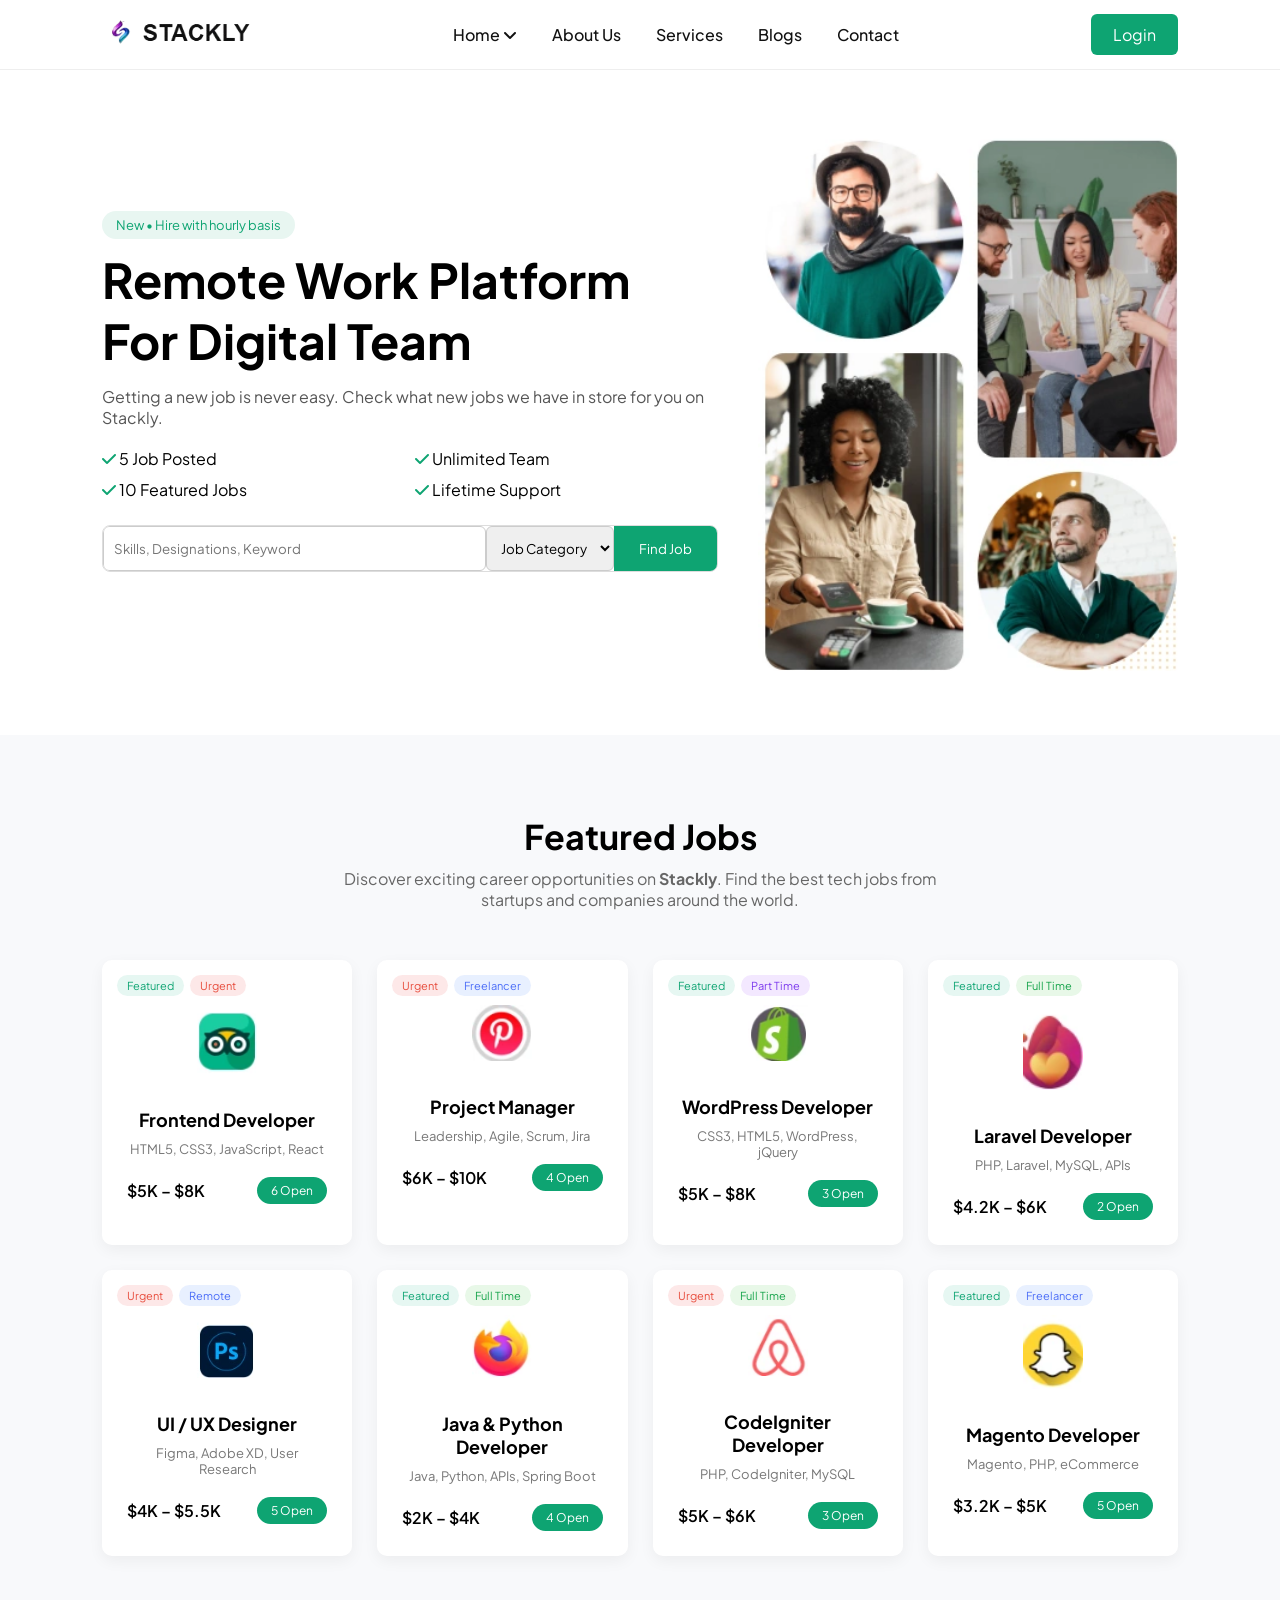
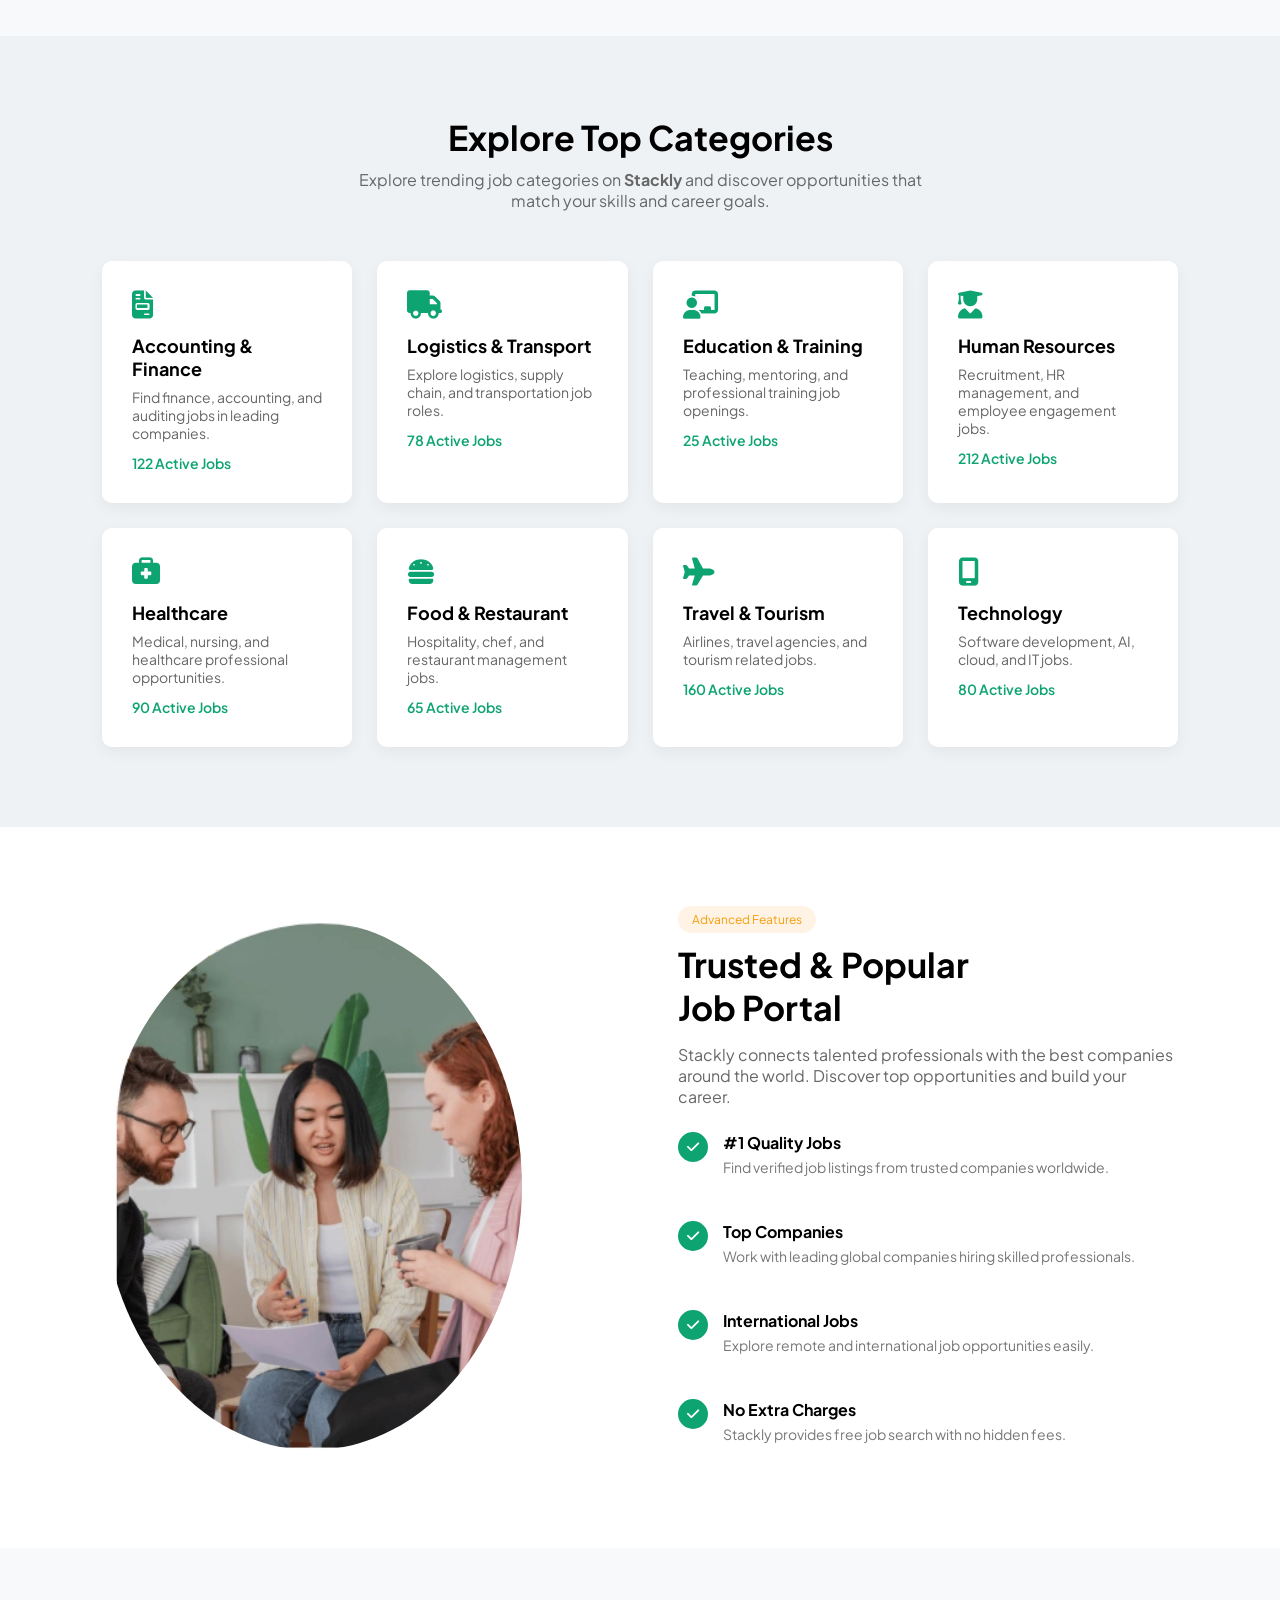
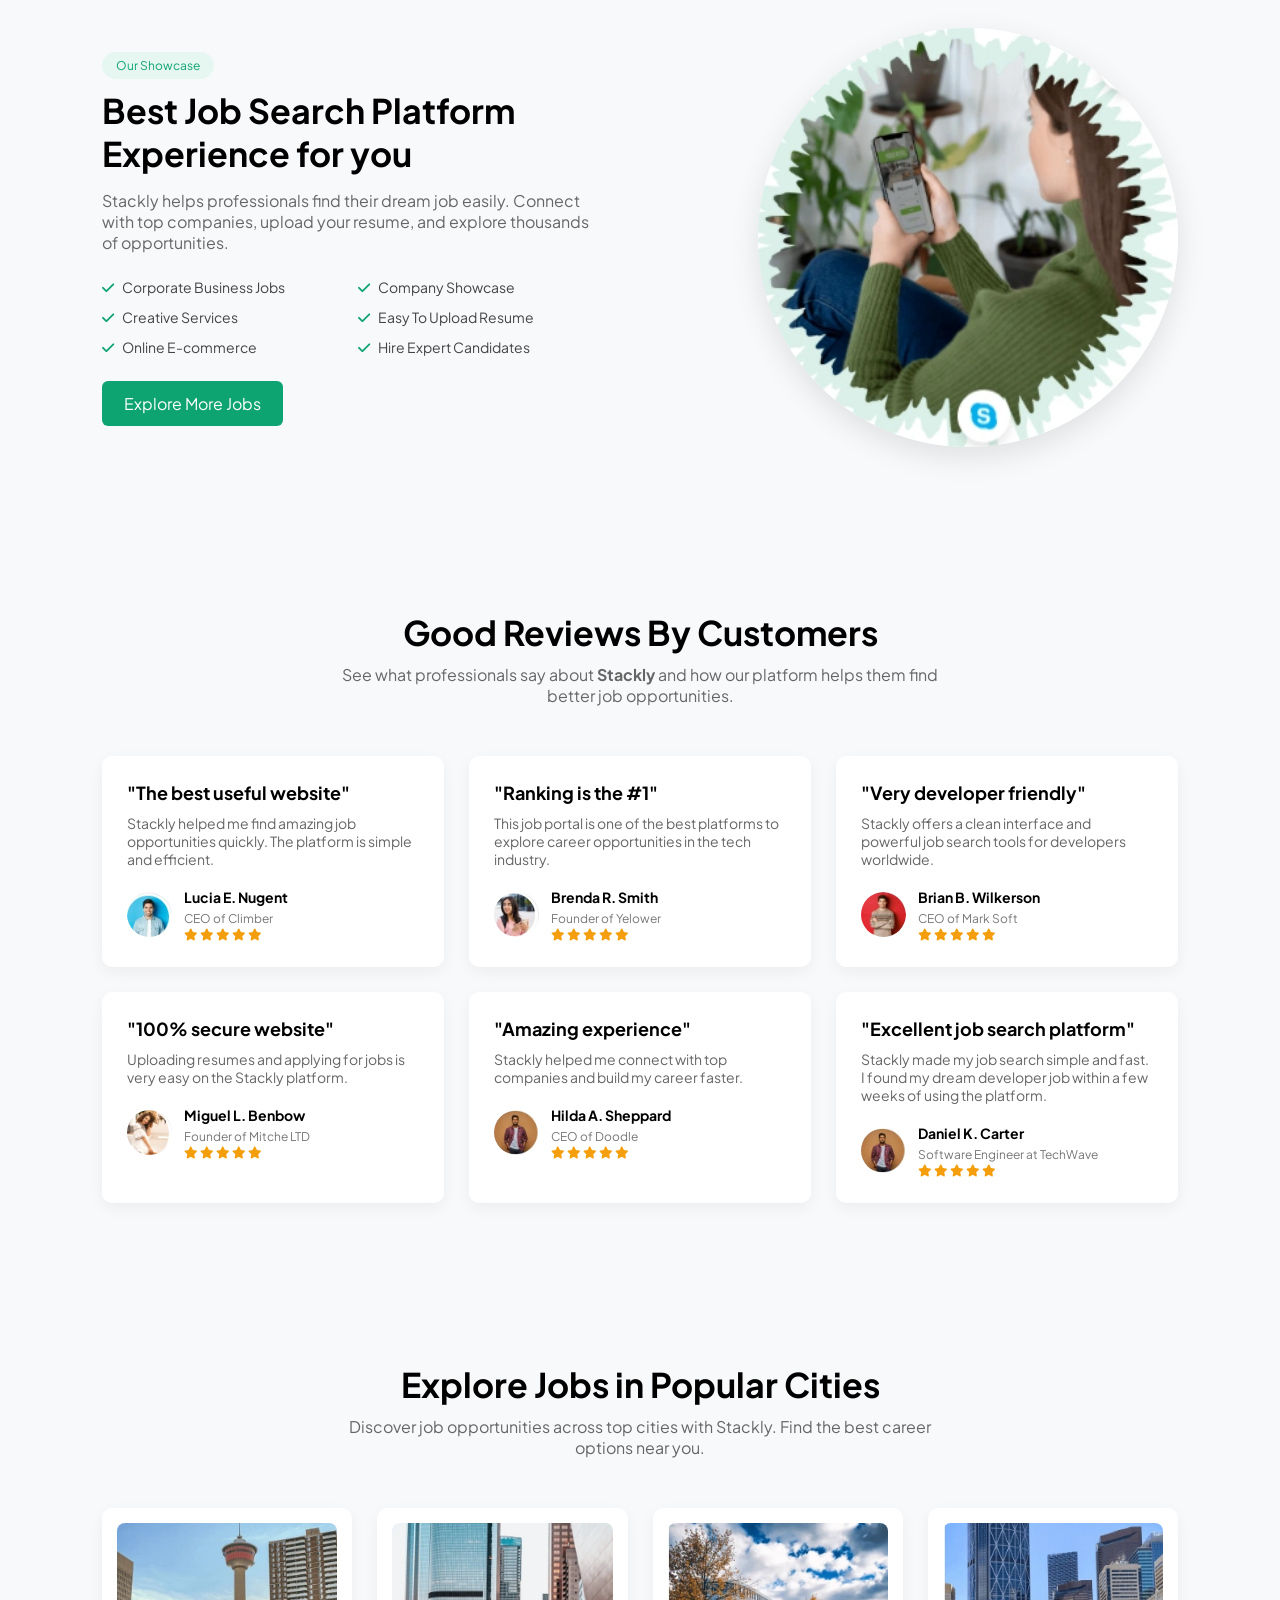
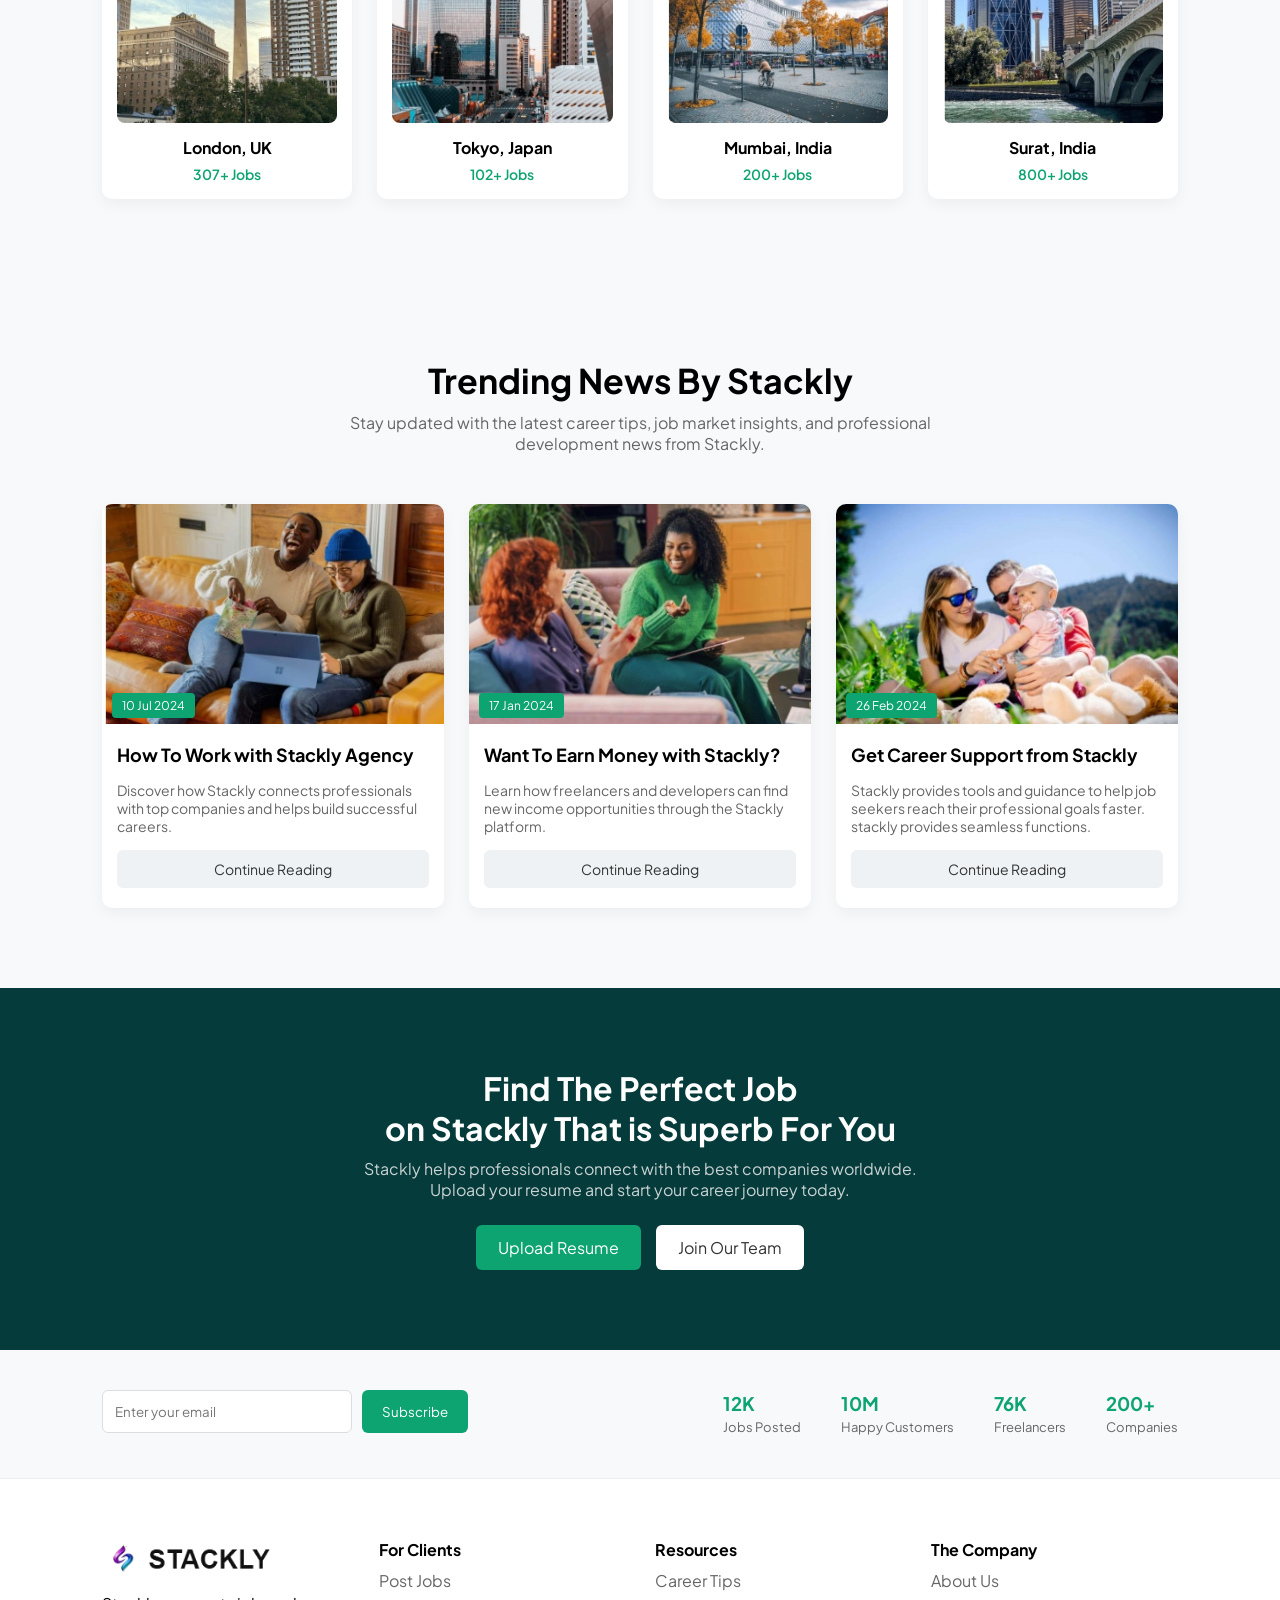
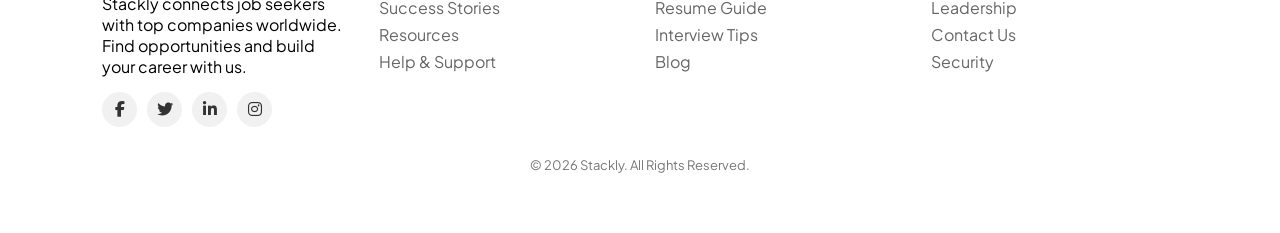
<file: home2.html>
<!DOCTYPE html>
<html lang="en">
<head>

<meta charset="UTF-8">
<meta name="viewport" content="width=device-width, initial-scale=1.0">

<title>Stackly</title>

<link rel="stylesheet" href="app.css">

<link href="https://fonts.googleapis.com/css2?family=Plus+Jakarta+Sans:wght@400;500;600;700&display=swap" rel="stylesheet">

<link rel="stylesheet"
href="https://cdnjs.cloudflare.com/ajax/libs/font-awesome/6.5.0/css/all.min.css">

<link href="https://unpkg.com/aos@2.3.4/dist/aos.css" rel="stylesheet">

</head>

<body>


<!-- HEADER -->

<header class="header">

<div class="container">

<div class="logo">
<a href="home2.html">
<img src="images/logo2.webp" alt="Stackly Logo">
</a>
</div>


<nav class="nav">

<ul>

<li class="dropdown">
<a href="home2.html">Home <i class="fa fa-angle-down"></i></a>

<ul class="dropdown-menu">
<li><a href="index.html">Home 1</a></li>
</ul>

</li>

<li><a href="about2.html">About Us</a></li>
<li><a href="services2.html">Services</a></li>
<li><a href="blogs2.html">Blogs</a></li>
<li><a href="contact2.html">Contact</a></li>




</ul>

</nav>


<div class="login-btn">
<a href="404page.html">Login</a>
</div>


<div class="hamburger">
<i class="fa fa-bars"></i>
</div>

</div>

</header>



<div class="mobile-menu">

<div class="mobile-header">

<div class="close-menu">
<i class="fa fa-times"></i>
</div>

</div>

<ul>

<li class="mobile-dropdown">

<div class="mobile-link">
Home <i class="fa fa-angle-down"></i>
</div>

<ul class="mobile-submenu">
<li><a href="index.html">Home 1</a></li>
</ul>

</li>

<li><a href="about2.html">About Us</a></li>
<li><a href="services2.html">Services</a></li>
<li><a href="blogs2.html">Blogs</a></li>
<li><a href="contact2.html">Contact</a></li>

</ul>

<div class="mobile-login">
<a href="404page.html">Login</a>
</div>

</div>


<!-- HERO -->

<section class="hero">

<div class="hero-container">

<div class="hero-text" data-aos="fade-right">

<span class="badge">New • Hire with hourly basis</span>

<h1>
Remote Work Platform <br>
For Digital Team
</h1>

<p>
Getting a new job is never easy. Check what new jobs we have in store for you on Stackly.
</p>

<div class="features">

<div><i class="fa fa-check"></i> 5 Job Posted</div>
<div><i class="fa fa-check"></i> Unlimited Team</div>
<div><i class="fa fa-check"></i> 10 Featured Jobs</div>
<div><i class="fa fa-check"></i> Lifetime Support</div>

</div>

<!-- SEARCH BOX -->

<div class="search-box">

<input type="text" id="jobKeyword" placeholder="Skills, Designations, Keyword">

<select id="jobCategory">
<option value="">Job Category</option>
<option value="Developer">Developer</option>
<option value="Designer">Designer</option>
</select>

<button id="findJobBtn">Find Job</button>

</div>

<!-- ERROR MESSAGE -->
<p id="jobErrorMsg"></p>

</div>


<div class="hero-image" data-aos="fade-left">
<img src="images/home2.webp">
</div>

</div>

</section>



<script>

document.getElementById("findJobBtn").addEventListener("click", function(){

let keyword = document.getElementById("jobKeyword");
let category = document.getElementById("jobCategory");
let errorMsg = document.getElementById("jobErrorMsg");

let valid = true;

/* RESET */

keyword.classList.remove("error");
category.classList.remove("error");
errorMsg.innerText = "";

/* CHECK KEYWORD */

if(keyword.value.trim() === ""){
keyword.classList.add("error");
valid = false;
}

/* CHECK CATEGORY */

if(category.value === ""){
category.classList.add("error");
valid = false;
}

/* SHOW ERROR MESSAGE */

if(!valid){

errorMsg.style.color = "red";
errorMsg.style.marginTop = "10px";
errorMsg.innerText = "⚠ Please fill all the fields";

return;

}

/* SUCCESS REDIRECT */

window.location.href = "404page.html";

});

</script>
<!-- FEATURED JOBS -->

<section class="jobs">

<div class="jobs-title" data-aos="fade-up">

<h2>Featured Jobs</h2>

<p>
Discover exciting career opportunities on <b>Stackly</b>. 
Find the best tech jobs from startups and companies around the world.
</p>

</div>


<div class="jobs-container">


<!-- JOB 1 -->

<div class="job-card" data-aos="fade-up">

<div class="job-tags">
<span class="featured">Featured</span>
<span class="urgent">Urgent</span>
</div>

<img src="images/mo (13).webp" class="job-logo">

<h3>Frontend Developer</h3>

<p>HTML5, CSS3, JavaScript, React</p>

<div class="job-bottom">

<span class="salary">$5K – $8K</span>

<button class="open-btn">6 Open</button>

</div>

</div>


<!-- JOB 2 -->

<div class="job-card" data-aos="fade-up">

<div class="job-tags">
<span class="urgent">Urgent</span>
<span class="freelancer">Freelancer</span>
</div>

<img src="images/mo (14).webp" class="job-logo">

<h3>Project Manager</h3>

<p>Leadership, Agile, Scrum, Jira</p>

<div class="job-bottom">

<span class="salary">$6K – $10K</span>

<button class="open-btn">4 Open</button>

</div>

</div>


<!-- JOB 3 -->

<div class="job-card" data-aos="fade-up">

<div class="job-tags">
<span class="featured">Featured</span>
<span class="part">Part Time</span>
</div>

<img src="images/mo (15).webp" class="job-logo">

<h3>WordPress Developer</h3>

<p>CSS3, HTML5, WordPress, jQuery</p>

<div class="job-bottom">

<span class="salary">$5K – $8K</span>

<button class="open-btn">3 Open</button>

</div>

</div>


<!-- JOB 4 -->

<div class="job-card" data-aos="fade-up">

<div class="job-tags">
<span class="featured">Featured</span>
<span class="full">Full Time</span>
</div>

<img src="images/mo (16).webp" class="job-logo">

<h3>Laravel Developer</h3>

<p>PHP, Laravel, MySQL, APIs</p>

<div class="job-bottom">

<span class="salary">$4.2K – $6K</span>

<button class="open-btn">2 Open</button>

</div>

</div>


<!-- JOB 5 -->

<div class="job-card" data-aos="fade-up">

<div class="job-tags">
<span class="urgent">Urgent</span>
<span class="freelancer">Remote</span>
</div>

<img src="images/mo (17).webp" class="job-logo">

<h3>UI / UX Designer</h3>

<p>Figma, Adobe XD, User Research</p>

<div class="job-bottom">

<span class="salary">$4K – $5.5K</span>

<button class="open-btn">5 Open</button>

</div>

</div>


<!-- JOB 6 -->

<div class="job-card" data-aos="fade-up">

<div class="job-tags">
<span class="featured">Featured</span>
<span class="full">Full Time</span>
</div>

<img src="images/mo (18).webp" class="job-logo">

<h3>Java & Python Developer</h3>

<p>Java, Python, APIs, Spring Boot</p>

<div class="job-bottom">

<span class="salary">$2K – $4K</span>

<button class="open-btn">4 Open</button>

</div>

</div>


<!-- JOB 7 -->

<div class="job-card" data-aos="fade-up">

<div class="job-tags">
<span class="urgent">Urgent</span>
<span class="full">Full Time</span>
</div>

<img src="images/mo (19).webp" class="job-logo">

<h3>CodeIgniter Developer</h3>

<p>PHP, CodeIgniter, MySQL</p>

<div class="job-bottom">

<span class="salary">$5K – $6K</span>

<button class="open-btn">3 Open</button>

</div>

</div>


<!-- JOB 8 -->

<div class="job-card" data-aos="fade-up">

<div class="job-tags">
<span class="featured">Featured</span>
<span class="freelancer">Freelancer</span>
</div>

<img src="images/mo (20).webp" class="job-logo">

<h3>Magento Developer</h3>

<p>Magento, PHP, eCommerce</p>

<div class="job-bottom">

<span class="salary">$3.2K – $5K</span>

<button class="open-btn">5 Open</button>

</div>

</div>


</div>

</section>




<!-- TOP CATEGORIES -->

<section class="categories">

<div class="categories-title" data-aos="fade-up">

<h2>Explore Top Categories</h2>

<p>
Explore trending job categories on <b>Stackly</b> and discover
opportunities that match your skills and career goals.
</p>

</div>


<div class="categories-container">


<!-- CATEGORY 1 -->

<div class="category-card" data-aos="fade-up">

<i class="fa-solid fa-file-invoice"></i>

<h3>Accounting & Finance</h3>

<p>
Find finance, accounting, and auditing jobs in leading companies.
</p>

<span>122 Active Jobs</span>

</div>


<!-- CATEGORY 2 -->

<div class="category-card" data-aos="fade-up">

<i class="fa-solid fa-truck"></i>

<h3>Logistics & Transport</h3>

<p>
Explore logistics, supply chain, and transportation job roles.
</p>

<span>78 Active Jobs</span>

</div>


<!-- CATEGORY 3 -->

<div class="category-card" data-aos="fade-up">

<i class="fa-solid fa-chalkboard-teacher"></i>

<h3>Education & Training</h3>

<p>
Teaching, mentoring, and professional training job openings.
</p>

<span>25 Active Jobs</span>

</div>


<!-- CATEGORY 4 -->

<div class="category-card" data-aos="fade-up">

<i class="fa-solid fa-user-graduate"></i>

<h3>Human Resources</h3>

<p>
Recruitment, HR management, and employee engagement jobs.
</p>

<span>212 Active Jobs</span>

</div>


<!-- CATEGORY 5 -->

<div class="category-card" data-aos="fade-up">

<i class="fa-solid fa-briefcase-medical"></i>

<h3>Healthcare</h3>

<p>
Medical, nursing, and healthcare professional opportunities.
</p>

<span>90 Active Jobs</span>

</div>


<!-- CATEGORY 6 -->

<div class="category-card" data-aos="fade-up">

<i class="fa-solid fa-burger"></i>

<h3>Food & Restaurant</h3>

<p>
Hospitality, chef, and restaurant management jobs.
</p>

<span>65 Active Jobs</span>

</div>


<!-- CATEGORY 7 -->

<div class="category-card" data-aos="fade-up">

<i class="fa-solid fa-plane"></i>

<h3>Travel & Tourism</h3>

<p>
Airlines, travel agencies, and tourism related jobs.
</p>

<span>160 Active Jobs</span>

</div>


<!-- CATEGORY 8 -->

<div class="category-card" data-aos="fade-up">

<i class="fa-solid fa-mobile-screen"></i>

<h3>Technology</h3>

<p>
Software development, AI, cloud, and IT jobs.
</p>

<span>80 Active Jobs</span>

</div>


</div>

</section>



<!-- TRUSTED JOB PORTAL -->

<section class="trusted">

<div class="trusted-container">


<!-- LEFT IMAGE -->

<div class="trusted-image" data-aos="fade-right">

<img src="images/mo (21).webp" alt="team">

</div>


<!-- RIGHT CONTENT -->

<div class="trusted-content" data-aos="fade-left">

<span class="badge">Advanced Features</span>

<h2>Trusted & Popular <br> Job Portal</h2>

<p>
Stackly connects talented professionals with the best companies
around the world. Discover top opportunities and build your career.
</p>


<div class="trusted-list">

<div class="trusted-item">

<i class="fa-solid fa-check"></i>

<div>
<h4>#1 Quality Jobs</h4>
<p>Find verified job listings from trusted companies worldwide.</p>
</div>

</div>


<div class="trusted-item">

<i class="fa-solid fa-check"></i>

<div>
<h4>Top Companies</h4>
<p>Work with leading global companies hiring skilled professionals.</p>
</div>

</div>


<div class="trusted-item">

<i class="fa-solid fa-check"></i>

<div>
<h4>International Jobs</h4>
<p>Explore remote and international job opportunities easily.</p>
</div>

</div>


<div class="trusted-item">

<i class="fa-solid fa-check"></i>

<div>
<h4>No Extra Charges</h4>
<p>Stackly provides free job search with no hidden fees.</p>
</div>

</div>

</div>

</div>


</div>

</section>






<!-- JOB PLATFORM SHOWCASE -->

<section class="showcase">

<div class="showcase-container">


<!-- LEFT CONTENT -->

<div class="showcase-text" data-aos="fade-right">

<span class="showcase-badge">Our Showcase</span>

<h2>
Best Job Search Platform <br>
Experience for you
</h2>

<p>
Stackly helps professionals find their dream job easily. 
Connect with top companies, upload your resume, and explore thousands of opportunities.
</p>


<div class="showcase-list">

<div> <i class="fa fa-check"></i> Corporate Business Jobs</div>
<div> <i class="fa fa-check"></i> Company Showcase</div>

<div> <i class="fa fa-check"></i> Creative Services</div>
<div> <i class="fa fa-check"></i> Easy To Upload Resume</div>

<div> <i class="fa fa-check"></i> Online E-commerce</div>
<div> <i class="fa fa-check"></i> Hire Expert Candidates</div>

</div>


<a href="404page.html" class="showcase-btn">
Explore More Jobs
</a>

</div>



<!-- RIGHT IMAGE -->

<div class="showcase-image" data-aos="fade-left">

<img src="images/mo (22).webp" alt="job platform">

</div>


</div>

</section>










<!-- CUSTOMER REVIEWS -->

<section class="reviews">

<div class="reviews-title" data-aos="fade-up">

<h2>Good Reviews By Customers</h2>

<p>
See what professionals say about <b>Stackly</b> and how our platform
helps them find better job opportunities.
</p>

</div>


<div class="reviews-container">


<!-- REVIEW 1 -->

<div class="review-card" data-aos="fade-up">

<h4>"The best useful website"</h4>

<p>
Stackly helped me find amazing job opportunities quickly.
The platform is simple and efficient.
</p>

<div class="review-user">

<img src="images/mo (23).webp">

<div>
<h5>Lucia E. Nugent</h5>
<span>CEO of Climber</span>

<div class="stars">
<i class="fa fa-star"></i>
<i class="fa fa-star"></i>
<i class="fa fa-star"></i>
<i class="fa fa-star"></i>
<i class="fa fa-star"></i>
</div>

</div>

</div>

</div>


<!-- REVIEW 2 -->

<div class="review-card" data-aos="fade-up">

<h4>"Ranking is the #1"</h4>

<p>
This job portal is one of the best platforms to explore
career opportunities in the tech industry.
</p>

<div class="review-user">

<img src="images/mo (24).webp">

<div>
<h5>Brenda R. Smith</h5>
<span>Founder of Yelower</span>

<div class="stars">
<i class="fa fa-star"></i>
<i class="fa fa-star"></i>
<i class="fa fa-star"></i>
<i class="fa fa-star"></i>
<i class="fa fa-star"></i>
</div>

</div>

</div>

</div>


<!-- REVIEW 3 -->

<div class="review-card" data-aos="fade-up">

<h4>"Very developer friendly"</h4>

<p>
Stackly offers a clean interface and powerful job search
tools for developers worldwide.
</p>

<div class="review-user">

<img src="images/mo (25).webp">

<div>
<h5>Brian B. Wilkerson</h5>
<span>CEO of Mark Soft</span>

<div class="stars">
<i class="fa fa-star"></i>
<i class="fa fa-star"></i>
<i class="fa fa-star"></i>
<i class="fa fa-star"></i>
<i class="fa fa-star"></i>
</div>

</div>

</div>

</div>


<!-- REVIEW 4 -->

<div class="review-card" data-aos="fade-up">

<h4>"100% secure website"</h4>

<p>
Uploading resumes and applying for jobs is very easy
on the Stackly platform.
</p>

<div class="review-user">

<img src="images/mo (26).webp">

<div>
<h5>Miguel L. Benbow</h5>
<span>Founder of Mitche LTD</span>

<div class="stars">
<i class="fa fa-star"></i>
<i class="fa fa-star"></i>
<i class="fa fa-star"></i>
<i class="fa fa-star"></i>
<i class="fa fa-star"></i>
</div>

</div>

</div>

</div>


<!-- REVIEW 5 -->

<div class="review-card" data-aos="fade-up">

<h4>"Amazing experience"</h4>

<p>
Stackly helped me connect with top companies and build
my career faster.
</p>

<div class="review-user">

<img src="images/mo (27).webp">

<div>
<h5>Hilda A. Sheppard</h5>
<span>CEO of Doodle</span>

<div class="stars">
<i class="fa fa-star"></i>
<i class="fa fa-star"></i>
<i class="fa fa-star"></i>
<i class="fa fa-star"></i>
<i class="fa fa-star"></i>
</div>

</div>

</div>

</div>


<div class="review-card" data-aos="fade-up">

<h4>"Excellent job search platform"</h4>

<p>
Stackly made my job search simple and fast. I found my dream
developer job within a few weeks of using the platform.
</p>

<div class="review-user">

<img src="images/mo (27).webp">

<div>

<h5>Daniel K. Carter</h5>
<span>Software Engineer at TechWave</span>

<div class="stars">
<i class="fa fa-star"></i>
<i class="fa fa-star"></i>
<i class="fa fa-star"></i>
<i class="fa fa-star"></i>
<i class="fa fa-star"></i>
</div>

</div>

</div>

</div>

</div>





</section>


<!-- EXPLORE JOBS BY CITY -->

<section class="cities">

<div class="cities-title" data-aos="fade-up">

<h2>Explore Jobs in Popular Cities</h2>

<p>
Discover job opportunities across top cities with Stackly.
Find the best career options near you.
</p>

</div>


<div class="cities-container">


<!-- CITY 1 -->

<div class="city-card" data-aos="fade-up">

<img src="images/mo (1).webp">

<h4>London, UK</h4>

<span>307+ Jobs</span>

</div>


<!-- CITY 2 -->

<div class="city-card" data-aos="fade-up">

<img src="images/mo (2).webp">

<h4>Tokyo, Japan</h4>

<span>102+ Jobs</span>

</div>


<!-- CITY 3 -->

<div class="city-card" data-aos="fade-up">

<img src="images/mo (3).webp">

<h4>Mumbai, India</h4>

<span>200+ Jobs</span>

</div>


<!-- CITY 4 -->

<div class="city-card" data-aos="fade-up">

<img src="images/mo (36).webp">

<h4>Surat, India</h4>

<span>800+ Jobs</span>

</div>

</div>

</section>






<!-- TRENDING NEWS -->

<section class="blog">

<div class="blog-title" data-aos="fade-up">

<h2>Trending News By Stackly</h2>

<p>
Stay updated with the latest career tips, job market insights,
and professional development news from Stackly.
</p>

</div>


<div class="blog-container">


<!-- BLOG 1 -->

<div class="blog-card" data-aos="fade-up">

<div class="blog-image">

<img src="images/mo (4).webp">

<span class="blog-date">10 Jul 2024</span>

</div>

<h4>How To Work with Stackly Agency</h4>

<p>
Discover how Stackly connects professionals with top
companies and helps build successful careers.
</p>

<a href="404page.html" class="blog-btn">Continue Reading</a>

</div>


<!-- BLOG 2 -->

<div class="blog-card" data-aos="fade-up">

<div class="blog-image">

<img src="images/mo (5).webp">

<span class="blog-date">17 Jan 2024</span>

</div>

<h4>Want To Earn Money with Stackly?</h4>

<p>
Learn how freelancers and developers can find new
income opportunities through the Stackly platform.
</p>

<a href="404page.html" class="blog-btn">Continue Reading</a>

</div>


<!-- BLOG 3 -->

<div class="blog-card" data-aos="fade-up">

<div class="blog-image">

<img src="images/mo (6).webp">

<span class="blog-date">26 Feb 2024</span>

</div>

<h4>Get Career Support from Stackly</h4>

<p>
Stackly provides tools and guidance to help job seekers
reach their professional goals faster.  stackly provides seamless functions.
</p>

<a href="404page.html" class="blog-btn">Continue Reading</a>

</div>


</div>

</section>











<!-- CTA SECTION -->


<!-- CTA SECTION -->

<section class="cta">

<h2>Find The Perfect Job <br> on Stackly That is Superb For You</h2>

<p>
Stackly helps professionals connect with the best companies worldwide.
Upload your resume and start your career journey today.
</p>

<div class="cta-buttons">

<a href="404page.html" class="btn-green">Upload Resume</a>
<a href="404page.html" class="btn-light">Join Our Team</a>

</div>

</section>



<!-- NEWSLETTER -->

<section class="newsletter">

<form id="subscribeForm">

<div class="subscribe-box">

<input type="text" id="email" placeholder="Enter your email">

<button type="submit">Subscribe</button>

</div>

<p id="emailError"></p>

</form>


<div class="stats">

<div>
<h3>12K</h3>
<span>Jobs Posted</span>
</div>

<div>
<h3>10M</h3>
<span>Happy Customers</span>
</div>

<div>
<h3>76K</h3>
<span>Freelancers</span>
</div>

<div>
<h3>200+</h3>
<span>Companies</span>
</div>

</div>

</section>




<!-- FOOTER -->

<footer class="footer">

<div class="footer-container">


<!-- LOGO SECTION -->

<div class="footer-col">
<div class="footer-logo">
  <a href="home2.html">
    <img src="images/logo2.webp" alt="Stackly Logo">
  </a>
</div>
<p>
Stackly connects job seekers with top companies worldwide.
Find opportunities and build your career with us.
</p>


<div class="social-icons">

<a href="404page.html"><i class="fa-brands fa-facebook-f"></i></a>
<a href="404page.html"><i class="fa-brands fa-twitter"></i></a>
<a href="404page.html"><i class="fa-brands fa-linkedin-in"></i></a>
<a href="404page.html"><i class="fa-brands fa-instagram"></i></a>

</div>

</div>



<!-- LINKS -->

<div class="footer-col">

<h4>For Clients</h4>

<ul>
<li><a href="404page.html">Post Jobs</a></li>
<li><a href="404page.html">Success Stories</a></li>
<li><a href="404page.html">Resources</a></li>
<li><a href="404page.html">Help & Support</a></li>
</ul>

</div>



<div class="footer-col">

<h4>Resources</h4>

<ul>
<li><a href="404page.html">Career Tips</a></li>
<li><a href="404page.html">Resume Guide</a></li>
<li><a href="404page.html">Interview Tips</a></li>
<li><a href="404page.html">Blog</a></li>
</ul>

</div>



<div class="footer-col">

<h4>The Company</h4>

<ul>
<li><a href="404page.html">About Us</a></li>
<li><a href="404page.html">Leadership</a></li>
<li><a href="404page.html">Contact Us</a></li>
<li><a href="404page.html">Security</a></li>
</ul>

</div>

</div>



<div class="copyright">

<p>© 2026 Stackly. All Rights Reserved.</p>

</div>

</footer>


<!-- SCROLL TO TOP BUTTON -->

<button id="scrollTopBtn">
<i class="fa fa-arrow-up"></i>
</button>


<script src="https://unpkg.com/aos@2.3.4/dist/aos.js"></script>
<script src="script.js"></script>

</body>
</html>
</file>
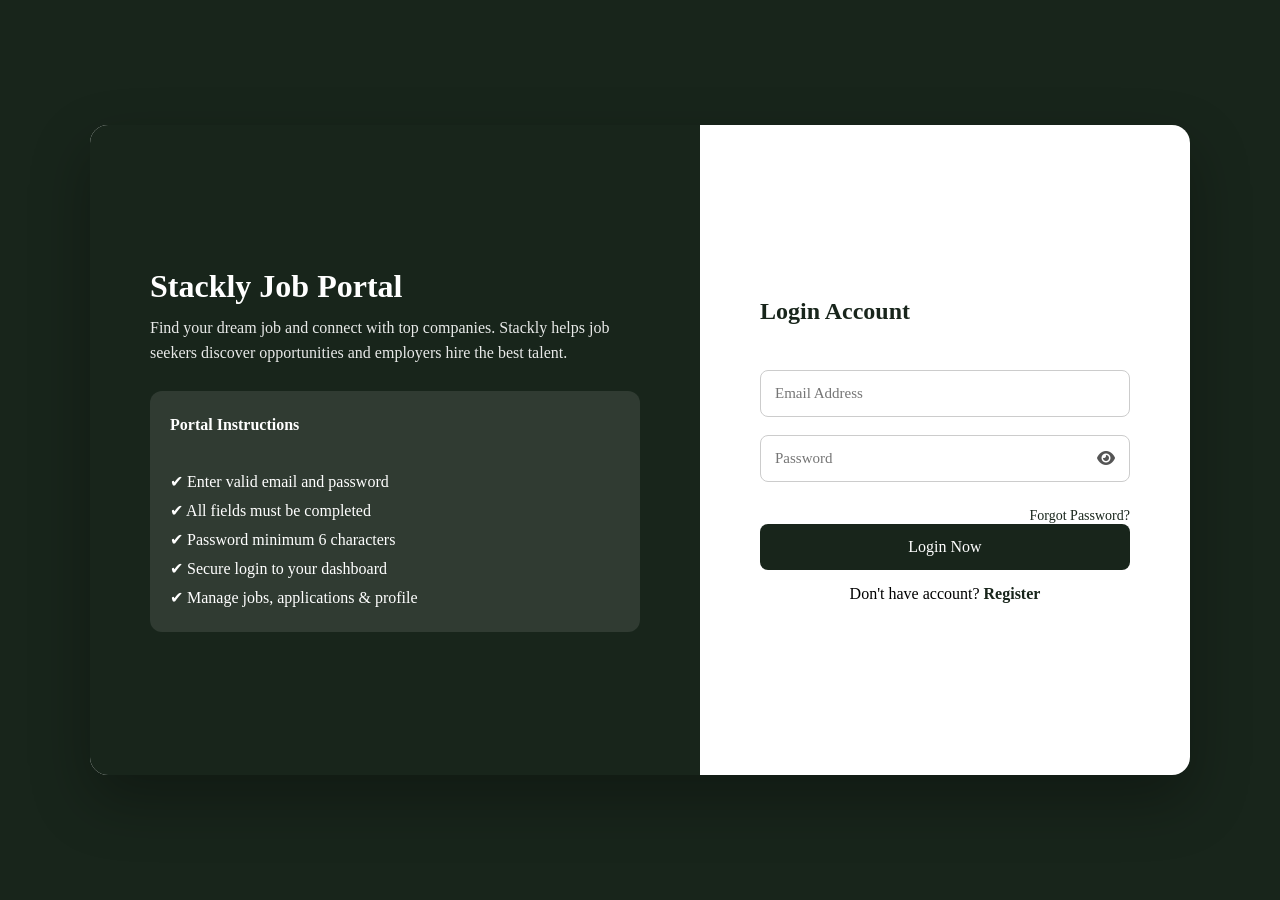
<file: login.html>
<!DOCTYPE html>
<html lang="en">
<head>
<meta charset="UTF-8">
<meta name="viewport" content="width=device-width, initial-scale=1.0">

<title>Stackly Job Portal Authentication</title>

<link href="https://cdnjs.cloudflare.com/ajax/libs/font-awesome/6.5.0/css/all.min.css" rel="stylesheet">

<style>

/* GLOBAL */

*{
margin:0;
padding:0;
box-sizing:border-box;
font-family:Segoe UI;
}

body{
min-height:100vh;
background:#18251b;
display:flex;
justify-content:center;
align-items:center;
padding:20px;
}


/* MAIN CARD */

.auth-wrapper{
width:95%;
max-width:1100px;
min-height:650px;
background:white;
border-radius:18px;
display:flex;
overflow:hidden;
box-shadow:0 25px 60px rgba(0,0,0,.3);
}


/* LEFT SIDE */

.auth-info{
flex:1;
background:#18251b;
color:white;
padding:60px;
display:flex;
flex-direction:column;
justify-content:center;
}

.auth-info h1{
font-size:32px;
margin-bottom:10px;
}

.auth-info p{
opacity:.9;
line-height:1.6;
}


/* INSTRUCTIONS BOX */

.instructions{
margin-top:25px;
background:rgba(255,255,255,.1);
padding:20px;
border-radius:12px;
line-height:1.8;
}


/* RIGHT SIDE */

.auth-box{
flex:1;
position:relative;
overflow:hidden;
}


/* FORMS */

.form{
position:absolute;
width:100%;
height:100%;
padding:60px;
transition:.6s;
display:flex;
flex-direction:column;
justify-content:center;
}

.login{left:0;}
.register{left:100%;}

.auth-box.active .login{
left:-100%;
}

.auth-box.active .register{
left:0;
}

h2{
margin-bottom:15px;
color:#18251b;
}


/* ERROR MESSAGE */

.error-msg{
color:red;
height:20px;
font-size:14px;
margin-bottom:10px;
}


/* INPUT */

.input-group{
position:relative;
margin-bottom:18px;
}

input{
width:100%;
padding:14px;
border-radius:8px;
border:1px solid #ccc;
font-size:15px;
}

input:focus{
border-color:#18251b;
outline:none;
}


/* PASSWORD ICON */

.eye{
position:absolute;
right:15px;
top:50%;
transform:translateY(-50%);
cursor:pointer;
color:#555;
}


/* BUTTON */

button{
padding:14px;
background:#18251b;
color:white;
border:none;
border-radius:8px;
cursor:pointer;
font-size:16px;
transition:.3s;
}

button:hover{
background:#2e4434;
}


/* SWITCH LINK */

.switch{
margin-top:15px;
text-align:center;
}

.switch a{
color:#18251b;
font-weight:bold;
cursor:pointer;
}


/* FORGOT */

.forgot{
margin-top:8px;
text-align:right;
font-size:14px;
}

.forgot a{
color:#18251b;
cursor:pointer;
}


/* MOBILE */

@media(max-width:768px){

body{
align-items:flex-start;
}

.auth-wrapper{
flex-direction:column;
}

.auth-info{
padding:35px 25px;
text-align:center;
}

.auth-box{
min-height:75vh;
overflow-y:auto;
}

.form{
padding:35px 25px 70px;
justify-content:flex-start;
}

}

</style>
</head>

<body>

<div class="auth-wrapper">

<!-- LEFT PANEL -->

<div class="auth-info">

<h1>Stackly Job Portal</h1>

<p>
Find your dream job and connect with top companies.
Stackly helps job seekers discover opportunities
and employers hire the best talent.
</p>

<div class="instructions">

<b>Portal Instructions</b><br><br>

✔ Enter valid email and password<br>
✔ All fields must be completed<br>
✔ Password minimum 6 characters<br>
✔ Secure login to your dashboard<br>
✔ Manage jobs, applications & profile

</div>

</div>


<!-- RIGHT PANEL -->

<div class="auth-box" id="authBox">


<!-- LOGIN FORM -->

<div class="form login">

<h2>Login Account</h2>

<p class="error-msg" id="loginError"></p>

<div class="input-group">
<input type="email" placeholder="Email Address">
</div>

<div class="input-group">
<input type="password" id="loginPass" placeholder="Password">
<i class="fa-solid fa-eye eye"
onclick="togglePass('loginPass',this)"></i>
</div>

<div class="forgot">
<a onclick="forgotPassword()">Forgot Password?</a>
</div>

<button onclick="loginUser()">Login Now</button>

<p class="switch">
Don't have account?
<a onclick="switchForm()">Register</a>
</p>

</div>



<!-- REGISTER FORM -->

<div class="form register">

<h2>Create Account</h2>

<p class="error-msg" id="registerError"></p>

<div class="input-group">
<input type="text" placeholder="Full Name">
</div>

<div class="input-group">
<input type="email" placeholder="Email Address">
</div>

<div class="input-group">
<input type="password" id="regPass" placeholder="Password">
<i class="fa-solid fa-eye eye"
onclick="togglePass('regPass',this)"></i>
</div>

<div class="forgot">
<a onclick="forgotPassword()">Forgot Password?</a>
</div>

<button onclick="registerUser()">Register Now</button>

<p class="switch">
Already have account?
<a onclick="switchForm()">Login</a>
</p>

</div>

</div>
</div>

<script>

/* SWITCH LOGIN / REGISTER */

function switchForm(){
document.getElementById("authBox").classList.toggle("active");
}


/* PASSWORD TOGGLE */

function togglePass(id,icon){

let input=document.getElementById(id);

if(input.type==="password"){
input.type="text";
icon.classList.replace("fa-eye","fa-eye-slash");
}else{
input.type="password";
icon.classList.replace("fa-eye-slash","fa-eye");
}

}


/* FORGOT PASSWORD */

function forgotPassword(){
window.location.href="404.html";
}


/* EMAIL VALIDATION FUNCTION */

function validateEmail(email){

/* Only letters numbers + one @ and . allowed */

let pattern = /^[a-zA-Z0-9]+@[a-zA-Z0-9]+\.[a-zA-Z]{2,}$/;

return pattern.test(email);

}


/* LOGIN VALIDATION */

function loginUser(){

let email=document.querySelector(".login input[type=email]").value.trim();
let pass=document.getElementById("loginPass").value.trim();
let error=document.getElementById("loginError");

error.style.color="red";

if(email==="" || pass===""){
error.innerText="⚠ Please fill all login fields";
return;
}

if(!validateEmail(email)){
error.innerText="⚠ Invalid email format (special characters  allowed)";
return;
}

error.style.color="green";
error.innerText="Login Successful";

setTimeout(()=>{
window.location.href="404.html";
},1000);

}


/* REGISTER VALIDATION */

function registerUser(){

let name=document.querySelector(".register input[type=text]").value.trim();
let email=document.querySelector(".register input[type=email]").value.trim();
let pass=document.getElementById("regPass").value.trim();
let error=document.getElementById("registerError");

error.style.color="red";

if(name==="" || email==="" || pass===""){
error.innerText="⚠ Please fill all fields";
return;
}

if(!validateEmail(email)){
error.innerText="⚠ Invalid email format (special characters  allowed)";
return;
}

if(pass.length<6){
error.innerText="⚠ Password must be at least 6 characters";
return;
}

error.style.color="green";
error.innerText="Account Created Successfully";

setTimeout(()=>{
window.location.href="404.html";
},1000);

}

</script>

</body>
</html>
</file>
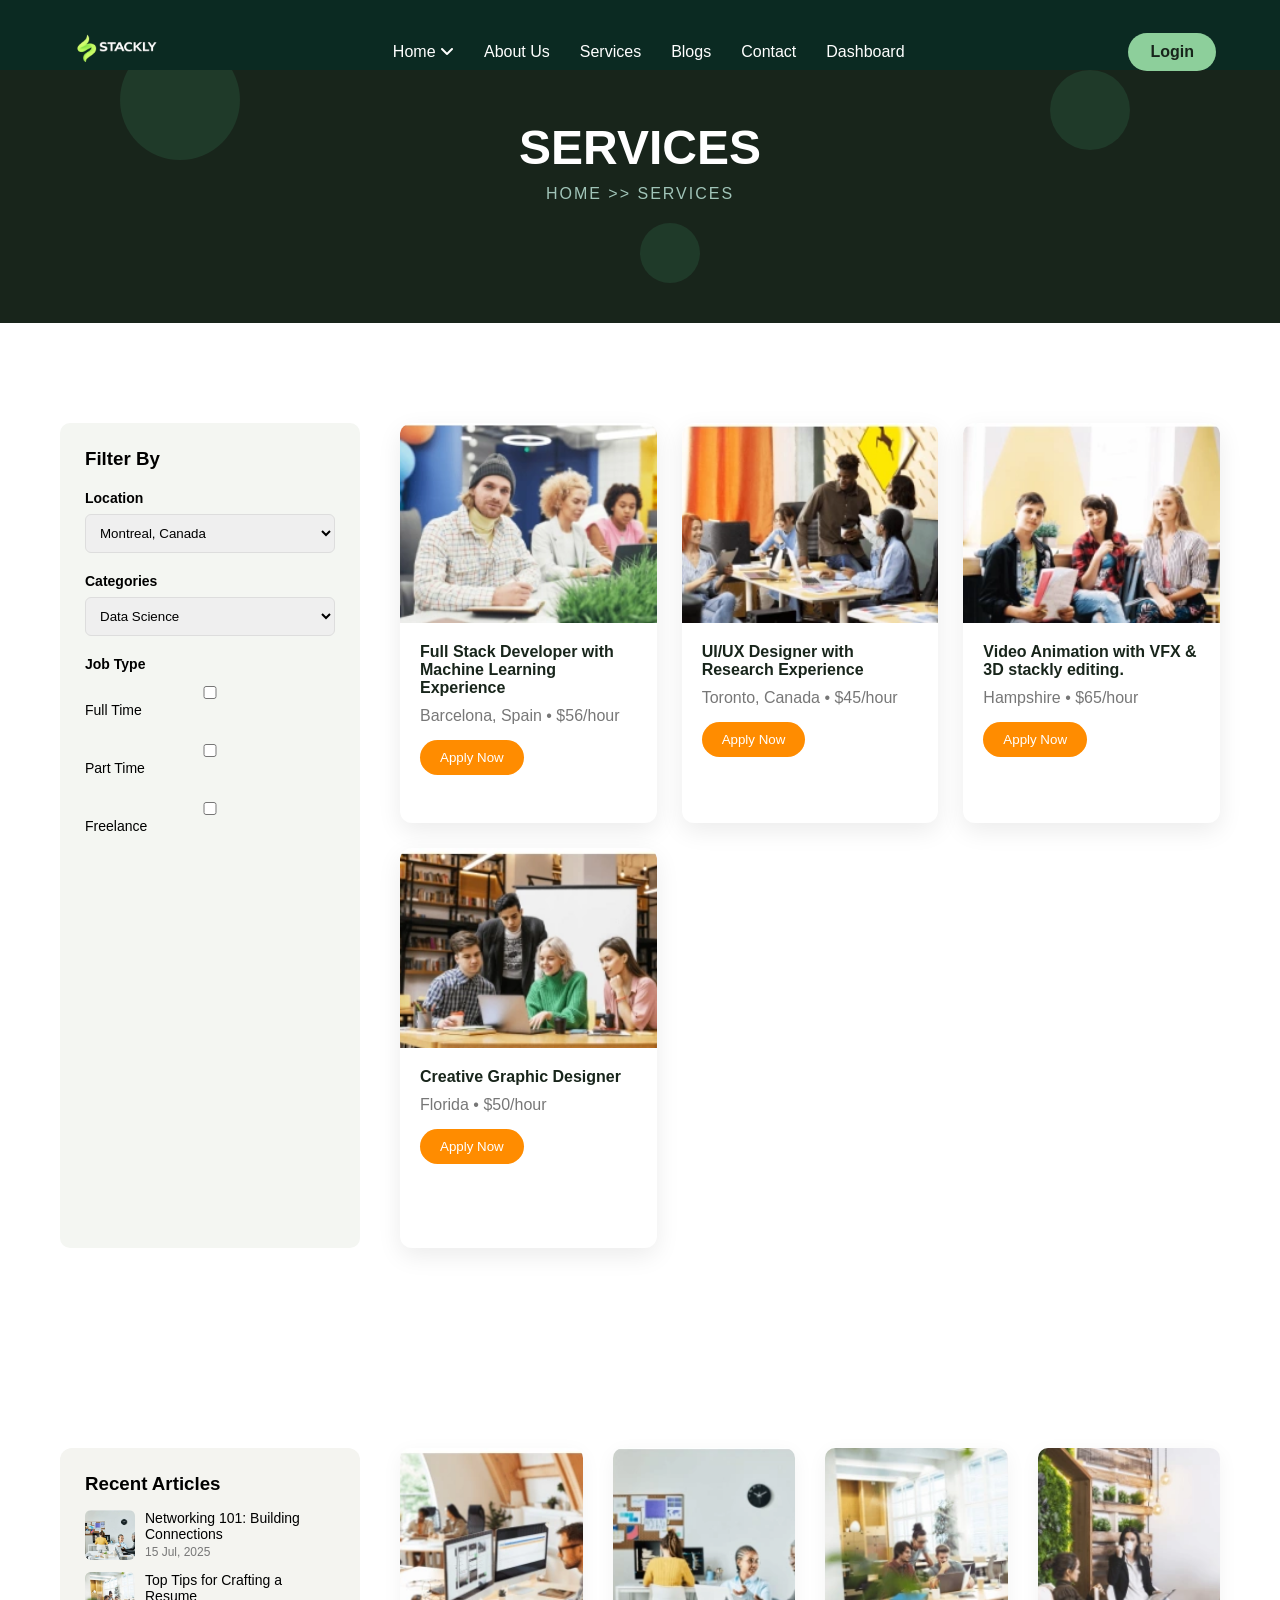
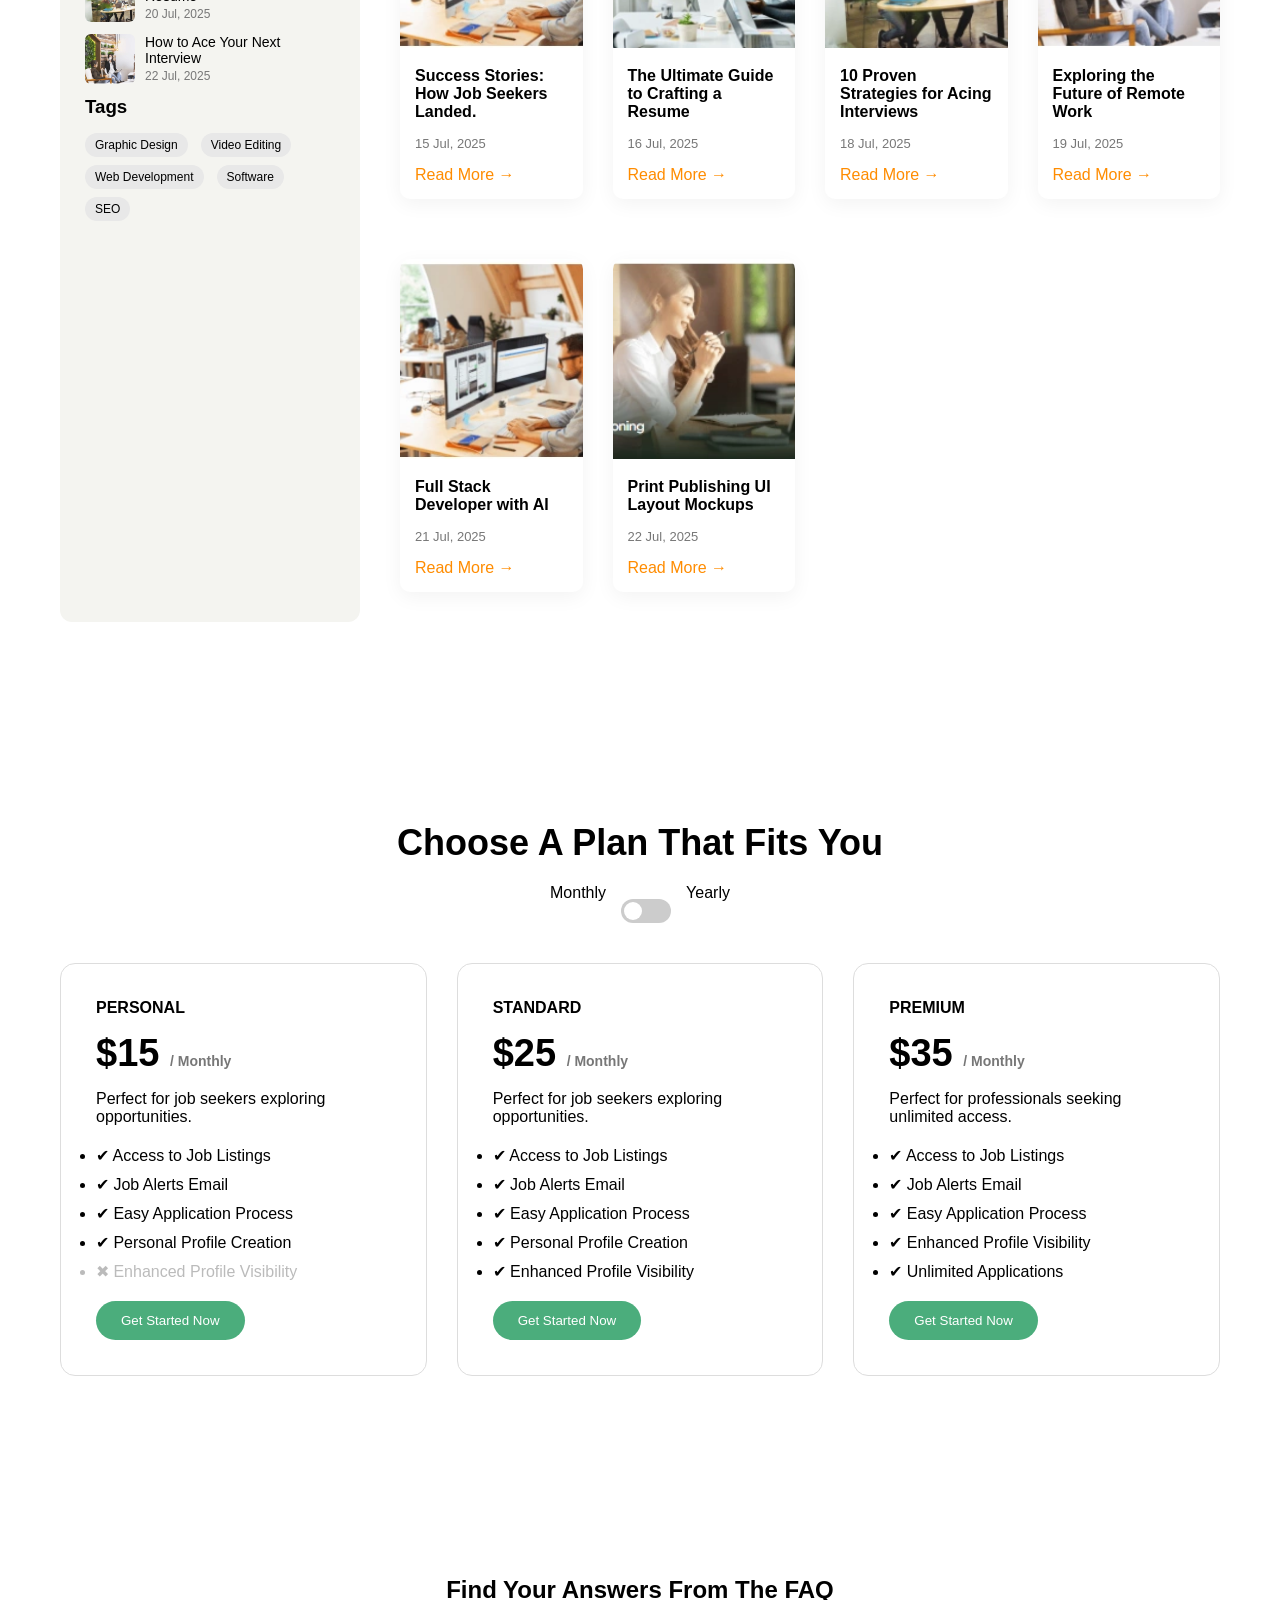
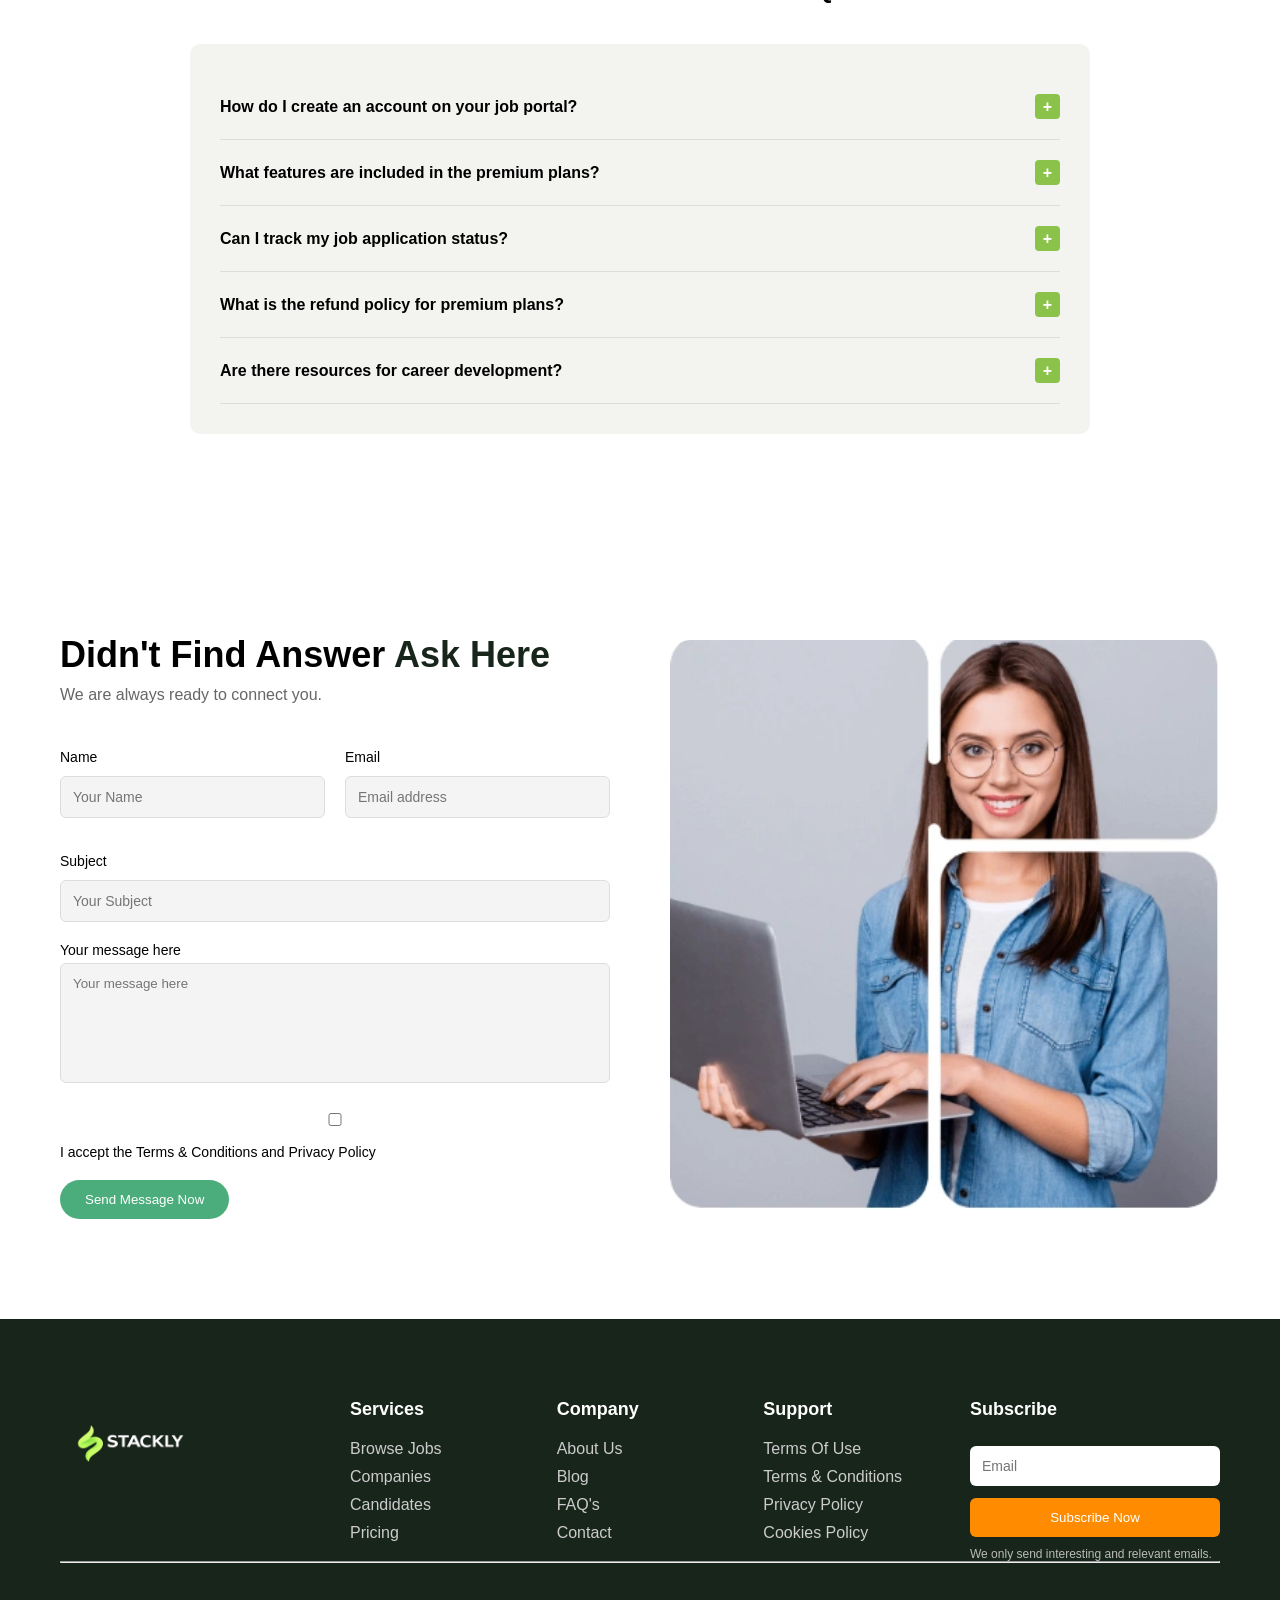
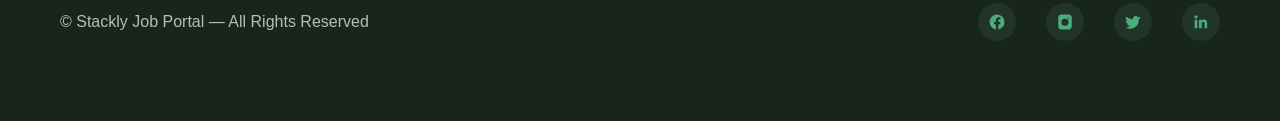
<file: services.html>
<!DOCTYPE html>

<html lang="en">

<head>

<meta charset="UTF-8">
<meta name="viewport" content="width=device-width, initial-scale=1.0">

<title>Stackly Job Portal</title>

<link rel="stylesheet" href="style.css">


<link href="https://cdnjs.cloudflare.com/ajax/libs/font-awesome/6.5.0/css/all.min.css" rel="stylesheet">
<link href="https://cdnjs.cloudflare.com/ajax/libs/font-awesome/6.5.0/css/all.min.css" rel="stylesheet">

</head>

<body>

<!-- ================= NAVBAR ================= -->


<header class="navbar">

<div class="nav-container">

<div class="logo">
  <a href="index.html">
    <img src="images/loo.webp" alt="Stackly Logo">
  </a>
</div>


<nav class="nav-menu" id="navMenu">

<div class="close-menu" id="closeMenu">
<i class="fa-solid fa-xmark"></i>
</div>

<ul>

<li class="dropdown">
<a href="index.html">Home <i class="fa fa-angle-down"></i></a>

<ul class="dropdown-menu">
<li><a href="home2.html">Home 2</a></li>
</ul>
</li>

<li><a href="about.html">About Us</a></li>
<li><a href="services.html">Services</a></li>
<li><a href="blogs.html">Blogs</a></li>
<li><a href="contact.html">Contact</a></li>
<li><a href="dashboard.html">Dashboard</a></li>

</ul>

</nav>

<div class="nav-right">

<a href="login.html" class="login-btn">Login</a>

<div class="hamburger" id="hamburger">
<i class="fa fa-bars"></i>
</div>

</div>

</div>

</header>














<section class="stackly-about-hero">

<div class="about-container">

<h1 class="about-title reveal">
SERVICES
</h1>

<p class="about-breadcrumb reveal">
HOME  >>  SERVICES

</p>

</div>

<!-- Decorative Shapes -->

<div class="shape shape1"></div>
<div class="shape shape2"></div>
<div class="shape shape3"></div>

</section>



<section class="jobs-section">

<div class="jobs-container">

<!-- FILTER SIDEBAR -->

<div class="jobs-sidebar">

<h3>Filter By</h3>

<div class="filter-group">

<label>Location</label>

<select>
<option>Montreal, Canada</option>
<option>New York</option>
<option>London</option>
</select>

</div>

<div class="filter-group">

<label>Categories</label>

<select>
<option>Data Science</option>
<option>Graphic Design</option>
<option>Web Development</option>
</select>

</div>

<div class="filter-group">

<label>Job Type</label>

<div class="checkbox">
<input type="checkbox"> Full Time
</div>

<div class="checkbox">
<input type="checkbox"> Part Time
</div>

<div class="checkbox">
<input type="checkbox"> Freelance
</div>

</div>

</div>

<!-- JOB LIST -->

<div class="jobs-content">

<div class="jobs-grid">

<!-- JOB CARD -->

<div class="job-card">

<img src="images/b (1).webp">

<div class="job-info">

<h4>Full Stack Developer with Machine Learning Experience</h4>

<p>Barcelona, Spain • $56/hour</p>

<button onclick="window.location.href='404.html'">Apply Now</button>

</div>

</div>

<div class="job-card">

<img src="images/b (2).webp">

<div class="job-info">

<h4>UI/UX Designer with Research Experience</h4>

<p>Toronto, Canada • $45/hour</p>

<button onclick="window.location.href='404.html'">Apply Now</button>

</div>

</div>

<div class="job-card">

<img src="images/b (3).webp">

<div class="job-info">

<h4>Video Animation with VFX & 3D  stackly editing.</h4>

<p>Hampshire • $65/hour</p>

<button onclick="window.location.href='404.html'">Apply Now</button>

</div>

</div>

<div class="job-card">

<img src="images/b (4).webp">

<div class="job-info">

<h4>Creative Graphic Designer</h4>

<p>Florida • $50/hour</p>

<button onclick="window.location.href='404.html'">Apply Now</button>

</div>

</div>

</div>

</div>

</div>

</section>






<section class="blog-section">

<div class="blog-container">

<!-- SIDEBAR -->

<div class="blog-sidebar">

<h3>Recent Articles</h3>

<div class="recent-post">

<img src="images/CC (1).webp">

<div>
<p>Networking 101: Building Connections</p>
<span>15 Jul, 2025</span>
</div>

</div>

<div class="recent-post">

<img src="images/CC (2).webp">

<div>
<p>Top Tips for Crafting a Resume</p>
<span>20 Jul, 2025</span>
</div>

</div>

<div class="recent-post">

<img src="images/CC (3).webp">

<div>
<p>How to Ace Your Next Interview</p>
<span>22 Jul, 2025</span>
</div>

</div>

<h3>Tags</h3>

<div class="tags">

<span>Graphic Design</span> <span>Video Editing</span> <span>Web Development</span> <span>Software</span> <span>SEO</span>

</div>

</div>

<!-- BLOG POSTS -->

<div class="blog-posts">

<div class="blog-grid">

<div class="blog-card reveal">

<img src="images/CC (4).webp">

<h4>Success Stories: How Job Seekers Landed.</h4>

<p>15 Jul, 2025</p>

<a href="404.html">Read More →</a>

</div>

<div class="blog-card reveal">

<img src="images/CC (1).webp">

<h4>The Ultimate Guide to Crafting a Resume</h4>

<p>16 Jul, 2025</p>

<a href="404.html">Read More →</a>

</div>

<div class="blog-card reveal">

<img src="images/CC (2).webp">

<h4>10 Proven Strategies for Acing Interviews</h4>

<p>18 Jul, 2025</p>

<a href="404.html">Read More →</a>

</div>

<div class="blog-card reveal">

<img src="images/CC (3).webp">

<h4>Exploring the Future of Remote Work</h4>

<p>19 Jul, 2025</p>

<a href="404.html">Read More →</a>

</div>

<div class="blog-card reveal">

<img src="images/CC (4).webp">

<h4>Full Stack Developer with AI</h4>

<p>21 Jul, 2025</p>

<a href="404.html">Read More →</a>

</div>

<div class="blog-card reveal">

<img src="images/ko (6).webp">

<h4>Print Publishing UI Layout Mockups</h4>

<p>22 Jul, 2025</p>

<a href="404.html">Read More →</a>

</div>

</div>

<!-- PAGINATION -->



</div>

</div>

</section>



<section class="pricing-section">

<h2 class="pricing-title">Choose A Plan That Fits You</h2>

<div class="pricing-toggle">

<span>Monthly</span>

<label class="switch">
<input type="checkbox" id="togglePlan">
<span class="slider"></span>
</label>

<span>Yearly</span>

</div>

<div class="pricing-container">

<!-- PLAN 1 -->

<div class="price-card reveal">

<h4>PERSONAL</h4>

<h1 id="price1">$15 <span>/ Monthly</span></h1>

<p>Perfect for job seekers exploring opportunities.</p>

<ul>

<li>✔ Access to Job Listings</li>
<li>✔ Job Alerts Email</li>
<li>✔ Easy Application Process</li>
<li>✔ Personal Profile Creation</li>
<li class="disable">✖ Enhanced Profile Visibility</li>

</ul>
<button class="green-btn" onclick="window.location.href='404.html'">
Get Started Now
</button>

</div>

<!-- PLAN 2 -->

<div class="price-card reveal">

<h4>STANDARD</h4>

<h1 id="price2">$25 <span>/ Monthly</span></h1>

<p>Perfect for job seekers exploring opportunities.</p>

<ul>

<li>✔ Access to Job Listings</li>
<li>✔ Job Alerts Email</li>
<li>✔ Easy Application Process</li>
<li>✔ Personal Profile Creation</li>
<li>✔ Enhanced Profile Visibility</li>

</ul>
<button class="green-btn" onclick="window.location.href='404.html'">
Get Started Now
</button>

</div>

<!-- PLAN 3 -->

<div class="price-card premium reveal">

<h4>PREMIUM</h4>

<h1 id="price3">$35 <span>/ Monthly</span></h1>

<p>Perfect for professionals seeking unlimited access.</p>

<ul>

<li>✔ Access to Job Listings</li>
<li>✔ Job Alerts Email</li>
<li>✔ Easy Application Process</li>
<li>✔ Enhanced Profile Visibility</li>
<li>✔ Unlimited Applications</li>

</ul>
<button class="green-btn" onclick="window.location.href='404.html'">
Get Started Now
</button>
</div>

</div>

</section>




<script>


  

let toggle = document.getElementById("togglePlan");

toggle.addEventListener("change", function(){

let price1 = document.getElementById("price1");
let price2 = document.getElementById("price2");
let price3 = document.getElementById("price3");

if(toggle.checked){

price1.innerHTML = "$150 <span>/ Yearly</span>";
price2.innerHTML = "$250 <span>/ Yearly</span>";
price3.innerHTML = "$350 <span>/ Yearly</span>";

}else{

price1.innerHTML = "$15 <span>/ Monthly</span>";
price2.innerHTML = "$25 <span>/ Monthly</span>";
price3.innerHTML = "$35 <span>/ Monthly</span>";

}

});


</script>



<section class="faq-section">

<h2>Find Your Answers From The FAQ</h2>

<div class="faq-container">

<div class="faq-item">

<div class="faq-question">

<h4>How do I create an account on your job portal?</h4>

<span class="faq-toggle">+</span>

</div>

<div class="faq-answer">

<p>
To create an account, click the "Sign Up" button at the top right corner
and fill in your name, email and password.
</p>

</div>

</div>

<div class="faq-item">

<div class="faq-question">

<h4>What features are included in the premium plans?</h4>

<span class="faq-toggle">+</span>

</div>

<div class="faq-answer">

<p>
Premium plans include unlimited job applications, enhanced profile
visibility and priority support.
</p>

</div>

</div>

<div class="faq-item">

<div class="faq-question">

<h4>Can I track my job application status?</h4>

<span class="faq-toggle">+</span>

</div>

<div class="faq-answer">

<p>
Yes. Your dashboard will show all applied jobs and the status updates
from employers.
</p>

</div>

</div>

<div class="faq-item">

<div class="faq-question">

<h4>What is the refund policy for premium plans?</h4>

<span class="faq-toggle">+</span>

</div>

<div class="faq-answer">

<p>
You can request a refund within 7 days of purchase if you haven't used
the premium services.
</p>

</div>

</div>

<div class="faq-item">

<div class="faq-question">

<h4>Are there resources for career development?</h4>

<span class="faq-toggle">+</span>

</div>

<div class="faq-answer">

<p>
Yes. Stackly offers blog articles, interview preparation guides
and career tips.
</p>

</div>

</div>

</div>

</section>




<section class="ask-section">

<div class="ask-container">

<!-- LEFT FORM -->

<div class="ask-form reveal">

<h2>Didn't Find Answer <span>Ask Here</span></h2>

<p>We are always ready to connect you.</p>

<form id="contactForm">

<div class="form-row">

<div class="input-group">
<label>Name</label>
<input type="text" id="name" placeholder="Your Name">
</div>

<div class="input-group">
<label>Email</label>
<input type="email" id="email" placeholder="Email address">
</div>

</div>

<div class="input-group">
<label>Subject</label>
<input type="text" id="subject" placeholder="Your Subject">
</div>

<div class="input-group">
<label>Your message here</label>
<textarea id="message" placeholder="Your message here"></textarea>
</div>

<div class="checkbox">

<input type="checkbox" id="terms">

<label>
I accept the Terms & Conditions and Privacy Policy
</label>

</div>

<button type="submit">Send Message Now</button>

</form>

</div>

<!-- RIGHT IMAGE -->

<div class="ask-image reveal">

<img src="images/GIRLS.webp">

</div>

</div>

</section>





<footer class="stackly-footer">

<div class="footer-container">

<!-- LOGO -->
<div class="footer-logo">
  <a href="index.html">
    <img src="images/loo.webp" alt="logo">
  </a>
</div>
<!-- SERVICES -->

<div class="footer-col">

<h3>Services</h3>

<a href="404.html">Browse Jobs</a> <a href="404.html">Companies</a> <a href="404.html">Candidates</a> <a href="404.html">Pricing</a>

</div>

<!-- COMPANY -->

<div class="footer-col">

<h3>Company</h3>

<a href="about.html">About Us</a> <a href="blogs.html">Blog</a> <a href="404.html">FAQ's</a> <a href="contact.html">Contact</a>

</div>

<!-- SUPPORT -->

<div class="footer-col">

<h3>Support</h3>

<a href="404.html">Terms Of Use</a> <a href="#">Terms & Conditions</a> <a href="404.html">Privacy Policy</a> <a href="404.html">Cookies Policy</a>

</div>

<!-- SUBSCRIBE -->

<div class="footer-col subscribe">

<h3>Subscribe</h3>

<input type="email" id="emailInput" placeholder="Email">

<button onclick="validateEmail()">
Subscribe Now
</button>

<p class="note">
We only send interesting and relevant emails.
</p>

</div>

</div>

<hr>

<div class="footer-bottom">

<p>© Stackly Job Portal — All Rights Reserved</p>

<div class="social">

<a href="404.html" class="social-icon">

<svg viewBox="0 0 24 24">
<path d="M22 12a10 10 0 10-11.5 9.9v-7h-2.6V12h2.6V9.7c0-2.6 1.6-4 3.9-4 1.1 0 2.2.2 2.2.2v2.4h-1.2c-1.2 0-1.6.8-1.6 1.6V12h2.7l-.4 2.9h-2.3v7A10 10 0 0022 12z"/>
</svg>

</a>

<a href="404.html" class="social-icon">

<svg viewBox="0 0 24 24">
<path d="M7 2C4.8 2 3 3.8 3 6v12c0 2.2 1.8 4 4 4h10c2.2 0 4-1.8 4-4V6c0-2.2-1.8-4-4-4H7zm5 5.5A4.5 4.5 0 1112 17a4.5 4.5 0 010-9.5zm5.3-.9a1 1 0 11-2 0 1 1 0 012 0z"/>
</svg>

</a>

<a href="404.html" class="social-icon">

<svg viewBox="0 0 24 24">
<path d="M22 5.9c-.8.4-1.6.6-2.4.8.9-.5 1.5-1.3 1.8-2.2-.8.5-1.8.9-2.7 1.1A4.2 4.2 0 0015.5 4c-2.3 0-4.1 2-3.6 4.3A11.9 11.9 0 013 5.1a4.2 4.2 0 001.3 5.6c-.7 0-1.3-.2-1.9-.5 0 2 1.4 3.7 3.4 4.1-.6.2-1.3.2-1.9.1.5 1.6 2.1 2.8 4 2.8A8.5 8.5 0 012 19.5 12 12 0 008.3 21c7.6 0 11.8-6.4 11.5-12.2.8-.6 1.5-1.3 2.1-2.1z"/>
</svg>

</a>

<a href="404.html" class="social-icon">

<svg viewBox="0 0 24 24">
<path d="M20.4 20.4h-3.6v-5.6c0-1.3 0-3-1.8-3s-2.1 1.4-2.1 2.9v5.7H9.3V9h3.4v1.6h.1c.5-.9 1.6-1.8 3.3-1.8 3.5 0 4.1 2.3 4.1 5.3v6.3zM5.3 7.4A2.1 2.1 0 115.3 3a2.1 2.1 0 010 4.4zM7.1 20.4H3.5V9h3.6v11.4z"/>
</svg>

</a>

</div>


</div>

</footer>

<button id="scrollTopBtn">

<svg viewBox="0 0 24 24">
<path d="M12 5l-7 7h4v7h6v-7h4z"/>
</svg>

</button>



<script src="main.js"></script>

</body>
</html>
</file>
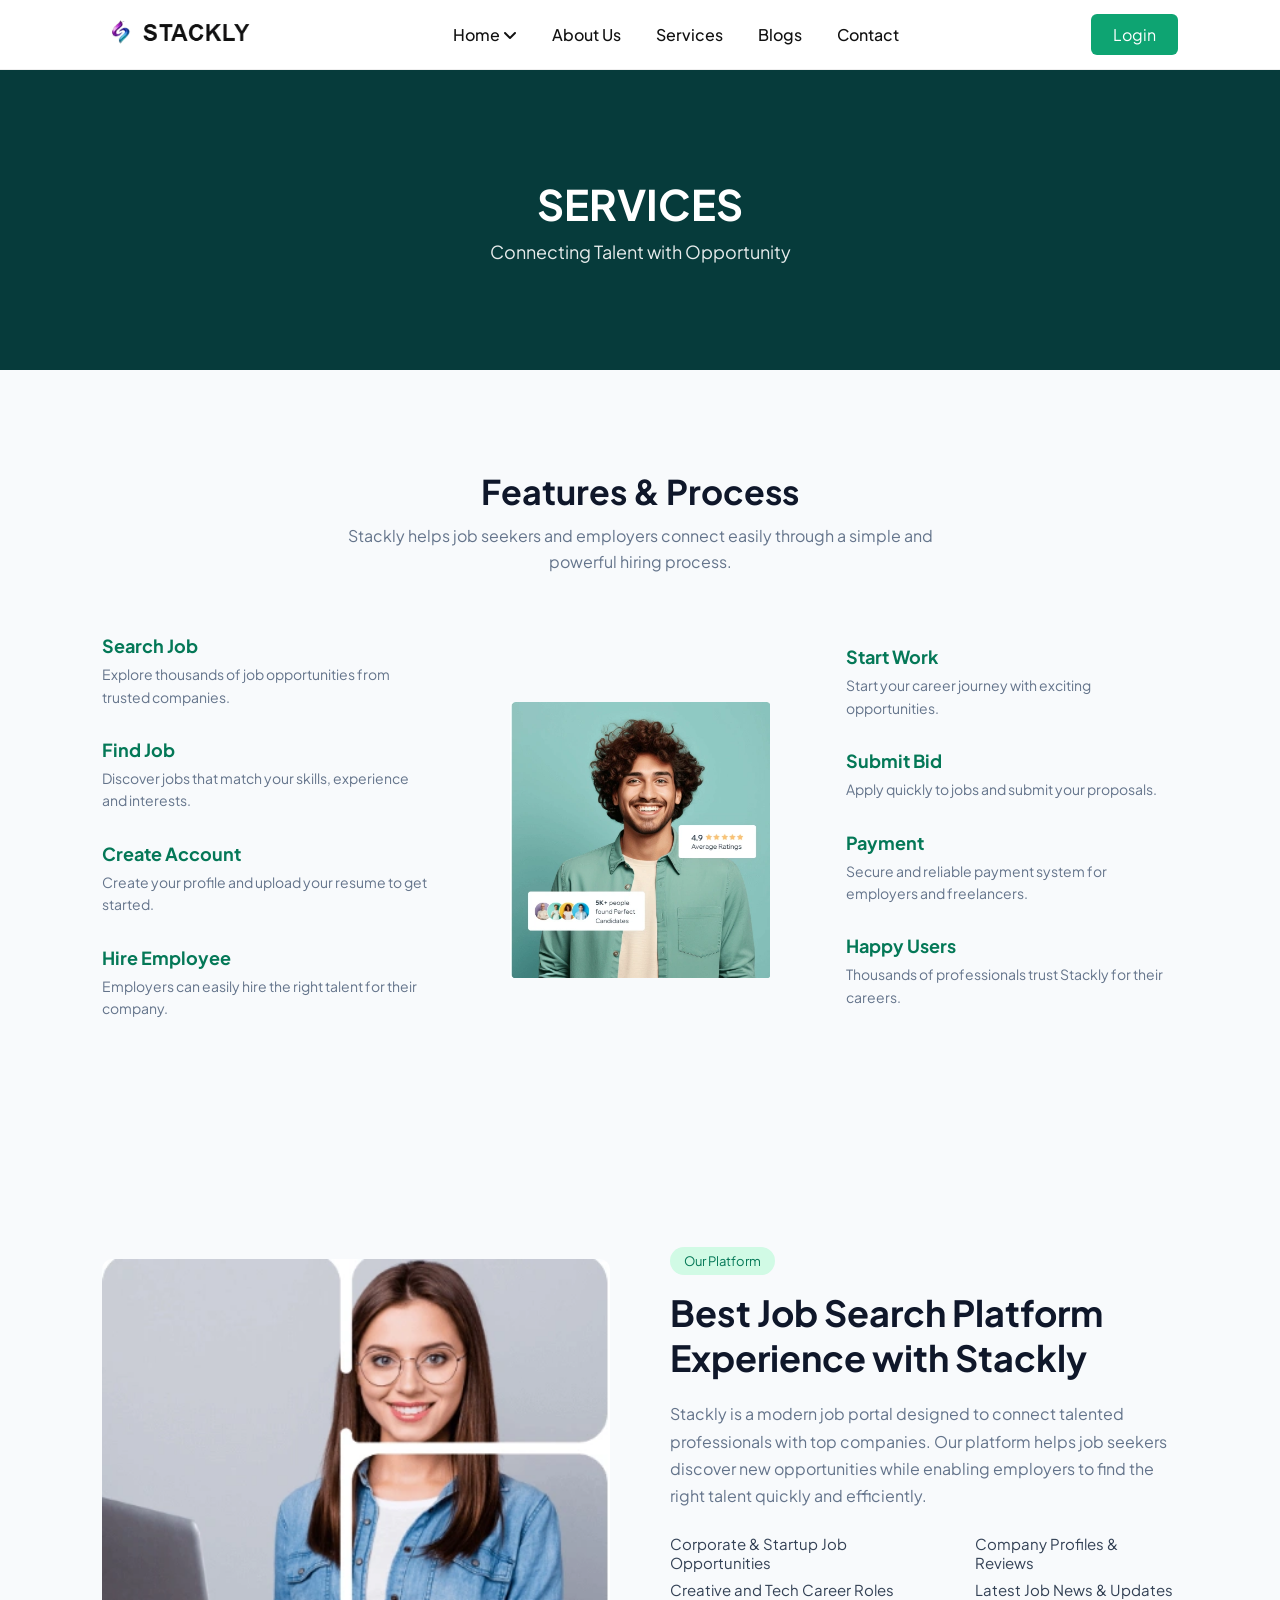
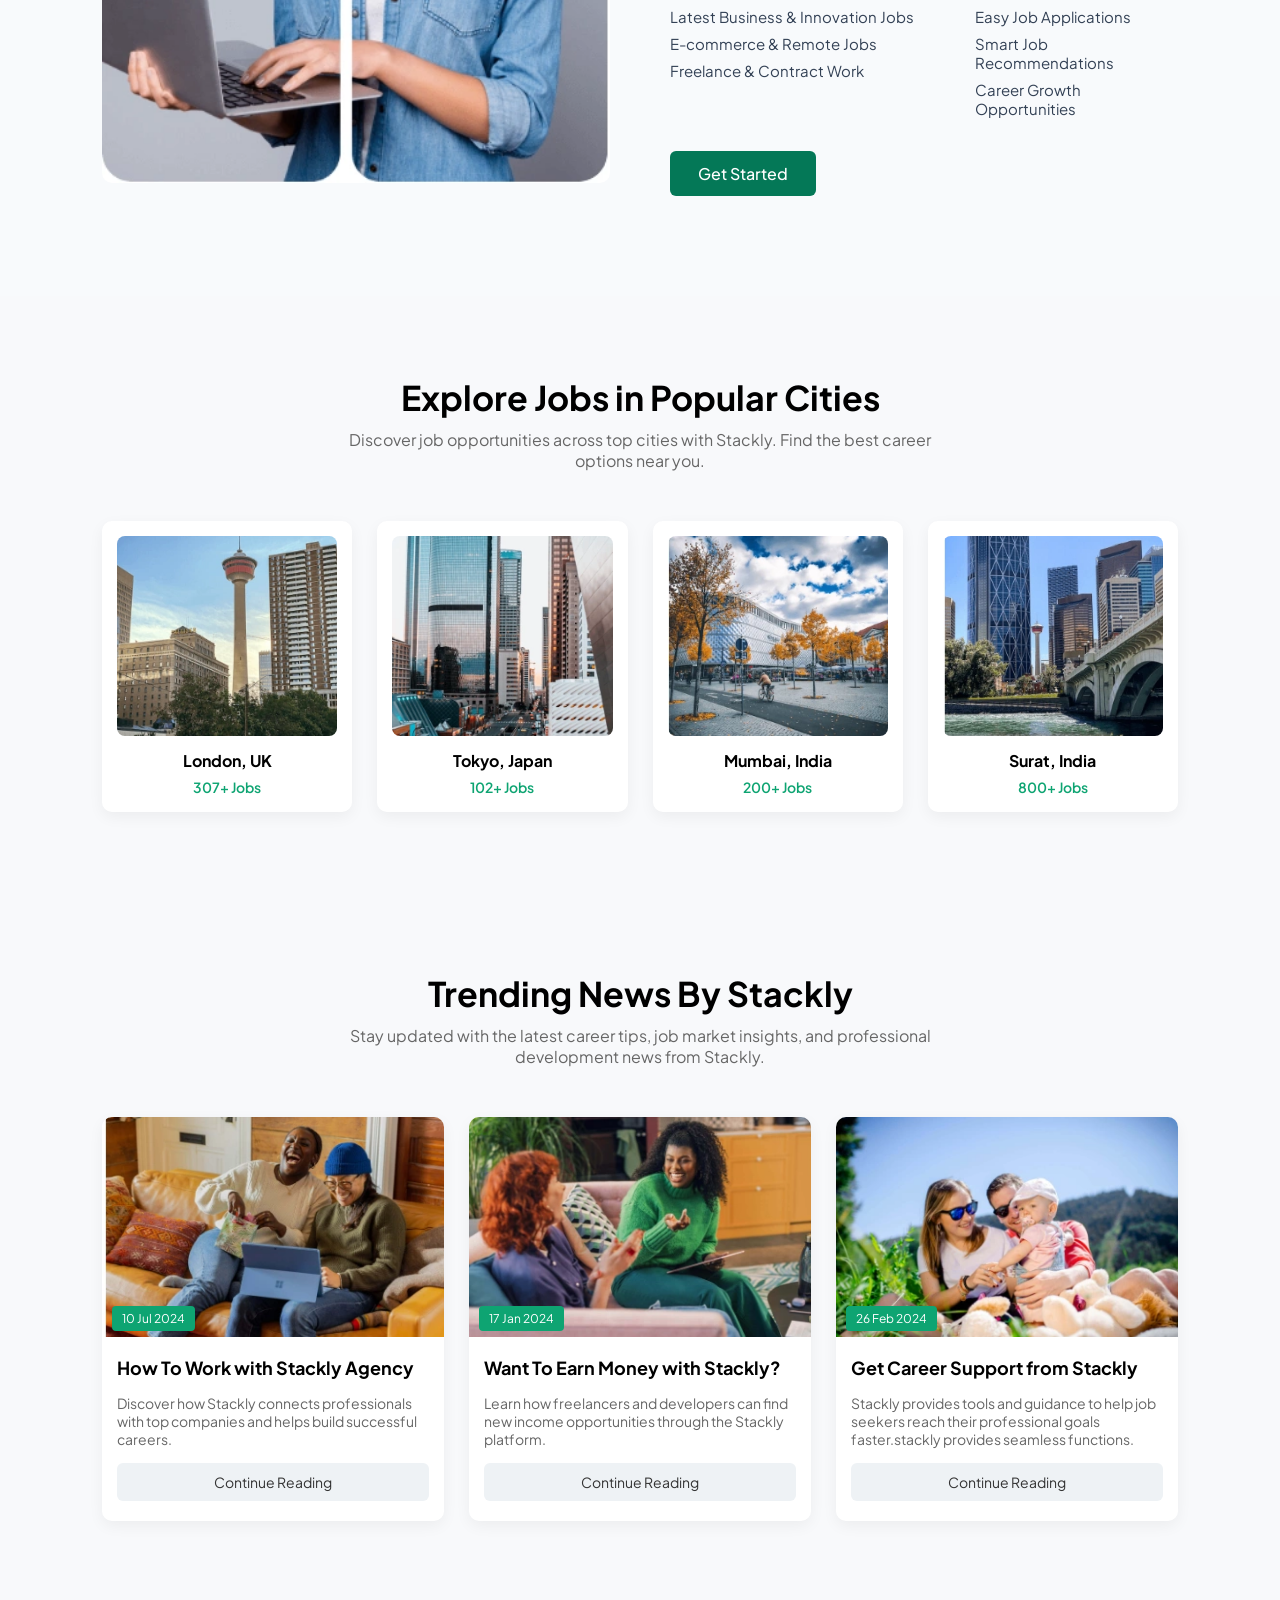
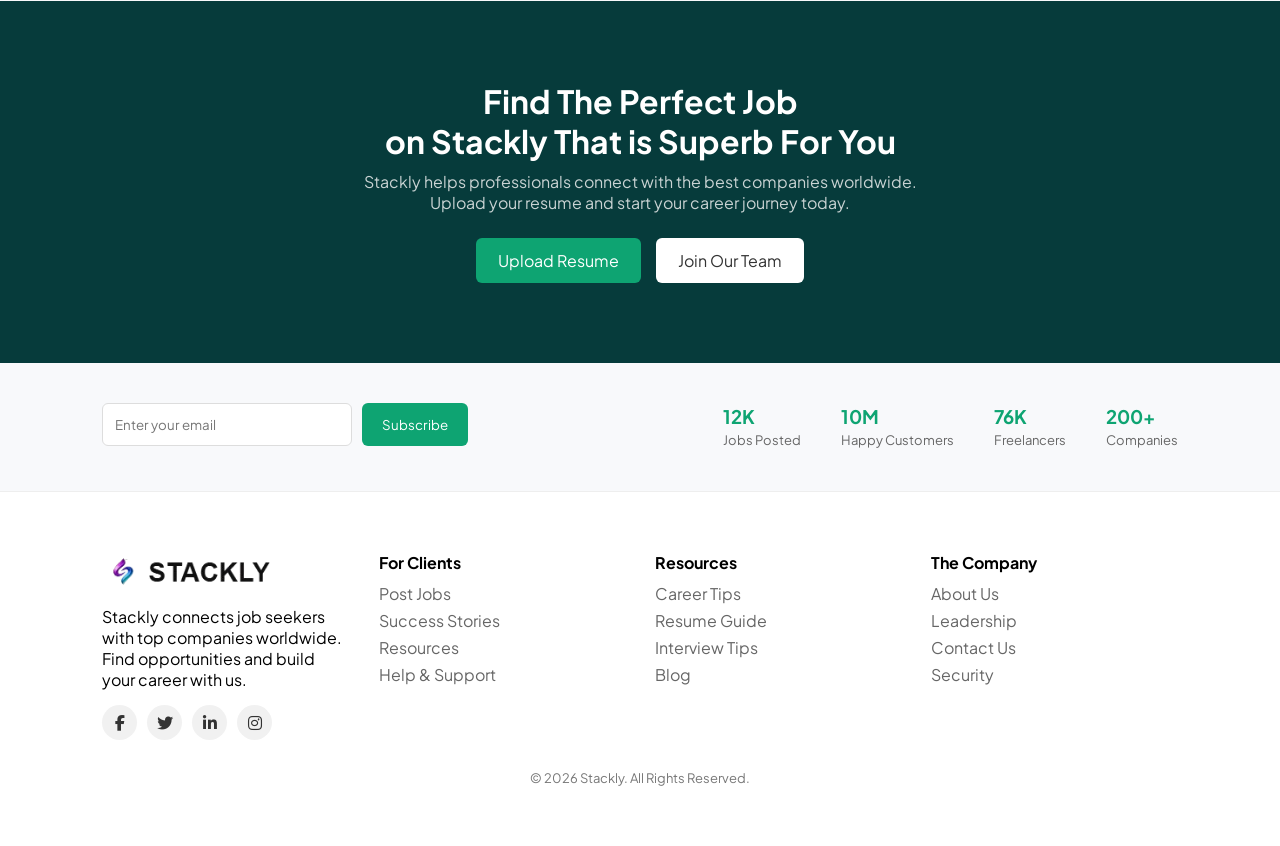
<file: services2.html>
<!DOCTYPE html>
<html lang="en">
<head>

<meta charset="UTF-8">
<meta name="viewport" content="width=device-width, initial-scale=1.0">

<title>Stackly</title>

<link rel="stylesheet" href="app.css">

<link href="https://fonts.googleapis.com/css2?family=Plus+Jakarta+Sans:wght@400;500;600;700&display=swap" rel="stylesheet">

<link rel="stylesheet"
href="https://cdnjs.cloudflare.com/ajax/libs/font-awesome/6.5.0/css/all.min.css">

<link href="https://unpkg.com/aos@2.3.4/dist/aos.css" rel="stylesheet">

</head>

<body>


<!-- HEADER -->

<header class="header">

<div class="container">

<div class="logo">
<a href="home2.html">
<img src="images/logo2.webp" alt="Stackly Logo">
</a>
</div>

<nav class="nav">

<ul>

<li class="dropdown">
<a href="home2.html">Home <i class="fa fa-angle-down"></i></a>

<ul class="dropdown-menu">
<li><a href="index.html">Home 1</a></li>
</ul>

</li>

<li><a href="about2.html">About Us</a></li>
<li><a href="services2.html">Services</a></li>
<li><a href="blogs2.html">Blogs</a></li>
<li><a href="contact2.html">Contact</a></li>


</a></li>

</ul>

</nav>


<div class="login-btn">
<a href="404page.html">Login</a>
</div>


<div class="hamburger">
<i class="fa fa-bars"></i>
</div>

</div>

</header>



<div class="mobile-menu">

<div class="mobile-header">

<div class="close-menu">
<i class="fa fa-times"></i>
</div>

</div>

<ul>

<li class="mobile-dropdown">

<div class="mobile-link">
Home <i class="fa fa-angle-down"></i>
</div>

<ul class="mobile-submenu">
<li><a href="index.html">Home 1</a></li>
</ul>

</li>

<li><a href="about2.html">About Us</a></li>
<li><a href="services2.html">Services</a></li>
<li><a href="blogs2.html">Blogs</a></li>
<li><a href="contact2.html">Contact</a></li>

</ul>

<div class="mobile-login">
<a href="#">Login</a>
</div>

</div>





<section class="stackly-about-hero">

<h1>SERVICES</h1>
<p>Connecting Talent with Opportunity</p>

</section>





<!-- STACKLY FEATURES & PROCESS -->

<section class="stackly-process-section">

<div class="stackly-process-container">

<h2 class="stackly-process-title">Features & Process</h2>

<p class="stackly-process-subtitle">
Stackly helps job seekers and employers connect easily through a
simple and powerful hiring process.
</p>

<div class="stackly-process-wrapper">

<!-- LEFT SIDE -->

<div class="stackly-process-left">

<div class="stackly-process-item">
<h4>Search Job</h4>
<p>Explore thousands of job opportunities from trusted companies.</p>
</div>

<div class="stackly-process-item">
<h4>Find Job</h4>
<p>Discover jobs that match your skills, experience and interests.</p>
</div>

<div class="stackly-process-item">
<h4>Create Account</h4>
<p>Create your profile and upload your resume to get started.</p>
</div>

<div class="stackly-process-item">
<h4>Hire Employee</h4>
<p>Employers can easily hire the right talent for their company.</p>
</div>

</div>

<!-- CENTER IMAGE -->

<div class="stackly-process-center">

<img src="images/boy.webp" class="stackly-process-img">

</div>

<!-- RIGHT SIDE -->

<div class="stackly-process-right">

<div class="stackly-process-item">
<h4>Start Work</h4>
<p>Start your career journey with exciting opportunities.</p>
</div>

<div class="stackly-process-item">
<h4>Submit Bid</h4>
<p>Apply quickly to jobs and submit your proposals.</p>
</div>

<div class="stackly-process-item">
<h4>Payment</h4>
<p>Secure and reliable payment system for employers and freelancers.</p>
</div>

<div class="stackly-process-item">
<h4>Happy Users</h4>
<p>Thousands of professionals trust Stackly for their careers.</p>
</div>

</div>

</div>

</div>

</section>



<!-- STACKLY SHOWCASE SECTION -->

<section class="stackly-showcase-section">

<div class="stackly-showcase-container">

<!-- LEFT IMAGE -->

<div class="stackly-showcase-image">

<img src="images/GIRLS.webp" alt="Stackly Job Portal">

</div>

<!-- RIGHT CONTENT -->

<div class="stackly-showcase-content">

<span class="stackly-showcase-badge">Our Platform</span>

<h2 class="stackly-showcase-title">
Best Job Search Platform <br>
Experience with Stackly
</h2>

<p class="stackly-showcase-text">
Stackly is a modern job portal designed to connect talented
professionals with top companies. Our platform helps job
seekers discover new opportunities while enabling employers
to find the right talent quickly and efficiently.
</p>

<div class="stackly-showcase-features">

<ul>
<li>Corporate & Startup Job Opportunities</li>
<li>Creative and Tech Career Roles</li>
<li>Latest Business & Innovation Jobs</li>
<li>E-commerce & Remote Jobs</li>
<li>Freelance & Contract Work</li>
</ul>

<ul>
<li>Company Profiles & Reviews</li>
<li>Latest Job News & Updates</li>
<li>Easy Job Applications</li>
<li>Smart Job Recommendations</li>
<li>Career Growth Opportunities</li>
</ul>

</div>

<a href="404page.html" class="stackly-showcase-btn">Get Started</a>

</div>

</div>

</section>













<!-- EXPLORE JOBS BY CITY -->

<section class="cities">

<div class="cities-title" data-aos="fade-up">

<h2>Explore Jobs in Popular Cities</h2>

<p>
Discover job opportunities across top cities with Stackly.
Find the best career options near you.
</p>

</div>


<div class="cities-container">


<!-- CITY 1 -->

<div class="city-card" data-aos="fade-up">

<img src="images/mo (1).webp">

<h4>London, UK</h4>

<span>307+ Jobs</span>

</div>


<!-- CITY 2 -->

<div class="city-card" data-aos="fade-up">

<img src="images/mo (2).webp">

<h4>Tokyo, Japan</h4>

<span>102+ Jobs</span>

</div>


<!-- CITY 3 -->

<div class="city-card" data-aos="fade-up">

<img src="images/mo (3).webp">

<h4>Mumbai, India</h4>

<span>200+ Jobs</span>

</div>


<!-- CITY 4 -->

<div class="city-card" data-aos="fade-up">

<img src="images/mo (36).webp">

<h4>Surat, India</h4>

<span>800+ Jobs</span>

</div>

</div>

</section>






<!-- TRENDING NEWS -->

<section class="blog">

<div class="blog-title" data-aos="fade-up">

<h2>Trending News By Stackly</h2>

<p>
Stay updated with the latest career tips, job market insights,
and professional development news from Stackly.
</p>

</div>


<div class="blog-container">


<!-- BLOG 1 -->

<div class="blog-card" data-aos="fade-up">

<div class="blog-image">

<img src="images/mo (4).webp">

<span class="blog-date">10 Jul 2024</span>

</div>

<h4>How To Work with Stackly Agency</h4>

<p>
Discover how Stackly connects professionals with top
companies and helps build successful careers.
</p>

<a href="#" class="blog-btn">Continue Reading</a>

</div>


<!-- BLOG 2 -->

<div class="blog-card" data-aos="fade-up">

<div class="blog-image">

<img src="images/mo (5).webp">

<span class="blog-date">17 Jan 2024</span>

</div>

<h4>Want To Earn Money with Stackly?</h4>

<p>
Learn how freelancers and developers can find new
income opportunities through the Stackly platform.
</p>

<a href="#" class="blog-btn">Continue Reading</a>

</div>


<!-- BLOG 3 -->

<div class="blog-card" data-aos="fade-up">

<div class="blog-image">

<img src="images/mo (6).webp">

<span class="blog-date">26 Feb 2024</span>

</div>

<h4>Get Career Support from Stackly</h4>

<p>
Stackly provides tools and guidance to help job seekers
reach their professional goals faster.stackly provides seamless functions.
</p>

<a href="#" class="blog-btn">Continue Reading</a>

</div>


</div>

</section>





<!-- CTA SECTION -->

<section class="cta">

<h2>Find The Perfect Job <br> on Stackly That is Superb For You</h2>

<p>
Stackly helps professionals connect with the best companies worldwide.
Upload your resume and start your career journey today.
</p>

<div class="cta-buttons">

<a href="404page.html" class="btn-green">Upload Resume</a>
<a href="404page.html" class="btn-light">Join Our Team</a>

</div>

</section>



<!-- NEWSLETTER -->

<section class="newsletter">

<form id="subscribeForm">

<div class="subscribe-box">

<input type="text" id="email" placeholder="Enter your email">

<button type="submit">Subscribe</button>

</div>

<p id="emailError"></p>

</form>


<div class="stats">

<div>
<h3>12K</h3>
<span>Jobs Posted</span>
</div>

<div>
<h3>10M</h3>
<span>Happy Customers</span>
</div>

<div>
<h3>76K</h3>
<span>Freelancers</span>
</div>

<div>
<h3>200+</h3>
<span>Companies</span>
</div>

</div>

</section>




<!-- FOOTER -->

<footer class="footer">

<div class="footer-container">


<!-- LOGO SECTION -->

<div class="footer-col">
<div class="footer-logo">
  <a href="home2.html">
    <img src="images/logo2.webp" alt="Stackly Logo">
  </a>
</div>
<p>
Stackly connects job seekers with top companies worldwide.
Find opportunities and build your career with us.
</p>


<div class="social-icons">

<a href="404page.html"><i class="fa-brands fa-facebook-f"></i></a>
<a href="404page.html"><i class="fa-brands fa-twitter"></i></a>
<a href="404page.html"><i class="fa-brands fa-linkedin-in"></i></a>
<a href="404page.html"><i class="fa-brands fa-instagram"></i></a>

</div>

</div>



<!-- LINKS -->

<div class="footer-col">

<h4>For Clients</h4>

<ul>
<li><a href="404page.html">Post Jobs</a></li>
<li><a href="404page.html">Success Stories</a></li>
<li><a href="404page.html">Resources</a></li>
<li><a href="404page.html">Help & Support</a></li>
</ul>

</div>



<div class="footer-col">

<h4>Resources</h4>

<ul>
<li><a href="404page.html">Career Tips</a></li>
<li><a href="404page.html">Resume Guide</a></li>
<li><a href="404page.html">Interview Tips</a></li>
<li><a href="404page.html">Blog</a></li>
</ul>

</div>



<div class="footer-col">

<h4>The Company</h4>

<ul>
<li><a href="404page.html">About Us</a></li>
<li><a href="404page.html">Leadership</a></li>
<li><a href="404page.html">Contact Us</a></li>
<li><a href="404page.html">Security</a></li>
</ul>

</div>

</div>



<div class="copyright">

<p>© 2026 Stackly. All Rights Reserved.</p>

</div>

</footer>


<!-- SCROLL TO TOP BUTTON -->

<button id="scrollTopBtn">
<i class="fa fa-arrow-up"></i>
</button>


<script src="https://unpkg.com/aos@2.3.4/dist/aos.js"></script>
<script src="script.js"></script>

</body>
</html>
</file>
<file: style.css>
*{
margin:0;
padding:0;
box-sizing:border-box;
font-family:Arial;
}

/* NAVBAR */

.navbar{
background:#18251b;
padding:18px 60px;
position:fixed;
width:100%;
z-index:999;
}

.nav-container{
display:flex;
align-items:center;
justify-content:space-between;
}

.logo img{
height: 70px;
}

/* MENU */

.nav-menu ul{
display:flex;
gap:35px;
list-style:none;
}

.nav-menu ul li a{
color:white;
text-decoration:none;
font-size:15px;
}

/* LOGIN RIGHT */

.nav-right{
display:flex;
align-items:center;
gap:20px;
}

.login-btn{
background:#8dcf9b;
padding:10px 22px;
border-radius:25px;
color:#18251b;
font-weight:600;
text-decoration:none;
}

/* DROPDOWN */
/* DROPDOWN FIX */

.dropdown{
position:relative;
}

.dropdown-menu{

display:none;           /* hide by default */
position:absolute;
top:35px;
left:0;

background:#18251b;

padding:10px 20px;
border-radius:6px;

min-width:120px;

}

/* show ONLY when hovering */


/* HERO */

.hero{
display:grid;
grid-template-columns:50% 50%;
height:100vh;
padding-top:80px;
}

/* LEFT GREEN */

.hero-left{
background:#8dcf9b;
display:flex;
align-items:center;
justify-content:center;
}

.hero-img{
width:70%;
}

/* RIGHT WHITE */

.hero-right{
background:white;
padding:100px 80px;
display:flex;
flex-direction:column;
justify-content:center;
position:relative;
}

.hero-right h1{
font-size:50px;
margin-bottom:20px;
color:#18251b;
}

.hero-right p{
color:#555;
margin-bottom:30px;
}

/* SEARCH BAR */

.search-box{
display:grid;
grid-template-columns:repeat(4,1fr);
gap:10px;
background:white;
padding:18px;
border-radius:10px;
box-shadow:0 10px 30px rgba(0,0,0,0.1);
}

.search-box input,
.search-box select{
padding:12px;
border:1px solid #ddd;
border-radius:6px;
outline:none;
}

.search-box button{
background:#8dcf9b;
border:none;
border-radius:6px;
font-weight:600;
cursor:pointer;
}

/* ERROR BORDER */

.error{
border:2px solid red !important;
}

/* RIGHT IMAGE */

.hero-card{
position:absolute;
bottom:40px;
right:60px;
}

.hero-card img{
width:160px;
}

/* MOBILE */

.hamburger{
display:none;
font-size:24px;
color:white;
cursor:pointer;
}

.close-menu{
display:none;
position:absolute;
top:20px;
right:25px;
font-size:28px;
color:white;
cursor:pointer;
}

@media(max-width:900px){

.hero{
grid-template-columns:1fr;
}

.hero-left{
height:350px;
}

.hero-right{
padding:40px;
}

.search-box{
grid-template-columns:1fr;
}

.nav-menu{
position:fixed;
right:-100%;
top:0;
width:80%;
height:100vh;
background:#18251b;
display:flex;
justify-content:center;
align-items:center;
flex-direction:column;
transition:0.4s;
}

.nav-menu ul{
flex-direction:column;
gap:25px;
text-align:center;
}

.nav-menu.active{
right:0;
}

.close-menu{
display:block;
}

.hamburger{
display:block;
}

}

/* ANIMATION */

.hidden{
opacity:0;
transform:translateY(40px);
transition:0.8s;
}

.show{
opacity:1;
transform:translateY(0);
}



@media(max-width:900px){

.hero-card{

position:relative;   /* remove floating */
bottom:auto;
right:auto;

margin-top:20px;

display:flex;
justify-content:center;

}

.hero-card img{

width:120px;

}

}



/* SECTION */

.stackly-dream-job{
padding:100px 80px;
background:#ffffff;
}

.stackly-container{
display:grid;
grid-template-columns:1fr 1fr;
align-items:center;
gap:60px;
}

/* LEFT */

.stackly-left h2{
font-size:42px;
color:#18251b;
margin-bottom:20px;
}

.stackly-left p{
color:#555;
margin-bottom:30px;
max-width:500px;
}

/* FEATURES */

.stackly-features{
display:flex;
flex-wrap:wrap;
gap:15px;
margin-bottom:30px;
}

.feature-box{
background:#e9ecef;
padding:10px 18px;
border-radius:8px;
font-size:14px;
display:flex;
align-items:center;
gap:8px;
}

.feature-box i{
color:#ff8c00;
}

/* BUTTON */

.stackly-btn{
display:inline-block;
background:#0db36b;
color:white;
padding:14px 28px;
border-radius:30px;
text-decoration:none;
font-weight:600;
}

/* RIGHT IMAGE */

.stackly-right{
position:relative;
display:flex;
justify-content:center;
}

.stackly-main-image{
width:380px;
}

/* ROTATING TEXT */

.rotate-circle{

position:absolute;
bottom:-20px;
left:20px;

width:150px;
height:150px;

border-radius:50%;

display:flex;
align-items:center;
justify-content:center;

}

.circle-text{

font-size:12px;
letter-spacing:2px;
text-align:center;

animation:rotateText 10s linear infinite;

}

/* ROTATION */

@keyframes rotateText{

from{
transform:rotate(0deg);
}

to{
transform:rotate(360deg);
}

}

/* SCROLL ANIMATION */

.hidden{
opacity:0;
transform:translateY(40px);
transition:all 0.8s ease;
}

.show{
opacity:1;
transform:translateY(0);
}






/* SECTION */

.stackly-categories{

padding:100px 60px;
background:#ffffff;
text-align:center;

}

.categories-header h2{

font-size:36px;
color:#18251b;
margin-bottom:10px;

}

.categories-header p{

color:#666;
margin-bottom:50px;

}

/* SLIDER */

.categories-slider{

overflow:hidden;
position:relative;

}

.categories-track{

display:flex;
gap:20px;

animation:scrollCategories 25s linear infinite;

}

/* CATEGORY CARD */

.category-card{

background:#dbe7df;

padding:18px 30px;

border-radius:40px;

display:flex;
align-items:center;
gap:10px;

min-width:200px;

}

.category-card i{

font-size:18px;
color:#0db36b;

background:white;
padding:10px;
border-radius:50%;

}

.category-card span{

font-weight:600;

}

.category-card p{

font-size:12px;
color:#555;

}

/* SCROLL ANIMATION */

@keyframes scrollCategories{

0%{
transform:translateX(0);
}

100%{
transform:translateX(-50%);
}

}

/* VIEW ALL */

.view-categories{

display:inline-block;
margin-top:40px;

color:#0db36b;

text-decoration:none;
font-weight:600;

}

/* MOBILE */

@media(max-width:900px){

.stackly-categories{
padding:60px 20px;
}

.categories-track{
gap:15px;
}

.category-card{
min-width:160px;
}

}




@media(max-width:900px){

.stackly-dream-job{
padding:60px 20px;   /* adds left & right gap */
}

.stackly-container{
grid-template-columns:1fr;
gap:40px;
}

/* LEFT CONTENT ALIGNMENT */

.stackly-left{
text-align:left;
padding:0 5px;
}

/* FEATURE BOX ALIGN LEFT */

.stackly-features{
justify-content:flex-start;
}

/* BUTTON ALIGN LEFT */

.stackly-btn{
display:inline-block;
margin-top:15px;
}

/* IMAGE CENTERED BELOW */

.stackly-right{
display:flex;
justify-content:center;
margin-top:20px;
}

/* HIDE ROTATION CIRCLE ON MOBILE */

.rotate-circle{
display:none;
}

}


@media(max-width:900px){

.hero-card{
display:none;
}

}





.stackly-featured-jobs{

padding:100px 60px;
background:#f6f7f8;

}

.jobs-title{

text-align:center;
font-size:36px;
margin-bottom:30px;
color:#18251b;

}

/* FILTER BUTTONS */

.jobs-filter{

display:flex;
justify-content:center;
gap:10px;
margin-bottom:50px;
flex-wrap:wrap;

}

.filter-btn{

border:none;
padding:8px 18px;
border-radius:20px;
background:#e9ecef;
cursor:pointer;

}

.filter-btn.active{
background:#0db36b;
color:white;
}

/* GRID */

.jobs-grid{

display:grid;
grid-template-columns:repeat(3,1fr);
gap:25px;

}

/* JOB CARD */

.job-card{

background:white;
border-radius:12px;
overflow:hidden;

box-shadow:0 5px 20px rgba(0,0,0,0.08);

transition:0.3s;

}

.job-card:hover{

transform:translateY(-8px);

}

/* IMAGE */

.job-card img{

width:100%;
height:180px;
object-fit:cover;

}

/* CONTENT */

.job-content{

padding:20px;

}

.job-type{

font-size:12px;
background:#e8f7ef;
color:#0db36b;

padding:4px 10px;
border-radius:10px;

}

.job-content h3{

font-size:16px;
margin:12px 0;

}

.job-content p{

font-size:13px;
color:#666;

}

/* BUTTON */

.apply-btn{

margin-top:15px;

background:#ff8c00;
border:none;
padding:10px 20px;
border-radius:20px;
color:white;
cursor:pointer;

}

/* MOBILE */

@media(max-width:900px){

.jobs-grid{
grid-template-columns:1fr;
}

.stackly-featured-jobs{
padding:60px 20px;
}

}




.stackly-how{

padding:100px 60px;
background:#f6f7f8;

}

.how-title{

font-size:36px;
margin-bottom:60px;
color:#18251b;
max-width:400px;

}

/* GRID */

.how-grid{

display:grid;
grid-template-columns:repeat(4,1fr);
gap:30px;

}

/* CARD */

.how-card{

background:#e6efea;

padding:40px 20px;

text-align:center;

border-radius:8px;

transition:0.3s;

position:relative;

}

/* ICON */

.how-icon{

width:60px;
height:60px;

background:#0db36b;

color:white;

display:flex;
align-items:center;
justify-content:center;

border-radius:50%;

font-size:22px;

margin:0 auto 20px auto;

}

/* TEXT */

.how-card h3{

font-size:16px;
margin-bottom:10px;

}

.how-card p{

font-size:13px;
color:#666;

}

/* HOVER */

.how-card:hover{

transform:translateY(-10px);

}

/* MOBILE */

@media(max-width:900px){

.how-grid{
grid-template-columns:1fr;
gap:20px;
}

.stackly-how{
padding:60px 20px;
}

}


.hidden{

opacity:0;
transform:translateY(40px);

transition:all 0.8s ease;

}

.show{

opacity:1;
transform:translateY(0);

}



.stackly-hiring{

padding:100px 60px;
background:#f6f7f8;

}

.stackly-hiring-container{

display:grid;
grid-template-columns:1fr 1fr;
gap:60px;
align-items:center;

}

/* IMAGE */

.stackly-hiring-image{

position:relative;

}

.stackly-hiring-image img{

width:100%;
border-radius:10px;

}

/* FLOATING BOXES */

.rating-box{

position:absolute;
top:40%;
right:-20px;

background:white;
padding:12px 18px;

border-radius:8px;
box-shadow:0 5px 20px rgba(0,0,0,0.1);

font-size:14px;

}

.candidate-box{

position:absolute;
bottom:20px;
left:20px;

background:white;
padding:10px 15px;

border-radius:8px;
box-shadow:0 5px 20px rgba(0,0,0,0.1);

display:flex;
align-items:center;
gap:10px;

}

.candidate-box img{

width:80px;

}

/* CONTENT */

.stackly-hiring-content h2{

font-size:38px;
color:#18251b;
margin-bottom:20px;

}

.stackly-hiring-content p{

color:#555;
margin-bottom:30px;

}

/* STATS */

.stackly-stats{

display:flex;
gap:40px;
margin-bottom:30px;

}

.stackly-stats h3{

color:#ff7a00;
font-size:28px;

}

.stackly-stats span{

font-size:12px;
color:#666;

}

/* BUTTON */

.stackly-hiring-btn{

display:inline-block;
background:#0db36b;

padding:14px 28px;
color:white;

border-radius:25px;
text-decoration:none;

}

/* MOBILE */

@media(max-width:900px){

.stackly-hiring{

padding:60px 20px;

}

.stackly-hiring-container{

grid-template-columns:1fr;

}

.stackly-hiring-image{

margin-bottom:30px;

}

.rating-box{

right:10px;

}

}



.hidden{

opacity:0;
transform:translateY(40px);
transition:all 0.8s ease;

}

.show{

opacity:1;
transform:translateY(0);

}










.stackly-candidates{

padding:100px 60px;
background:white;
text-align:center;

}

.candidates-title{

font-size:36px;
margin-bottom:60px;
color:#18251b;

}

/* GRID */

.candidates-grid{

display:grid;
grid-template-columns:repeat(4,1fr);
gap:30px;

}

/* CARD */

.candidate-card{

background:#edf0e9;
padding:40px 20px;
border-radius:8px;

transition:0.3s;

}

.candidate-card:hover{

transform:translateY(-8px);

}

/* IMAGE */

.candidate-img{

width:110px;
height:110px;

margin:0 auto 20px auto;

border-radius:50%;
overflow:hidden;

background:#a6f31a;

}

.candidate-img img{

width:100%;
height:100%;
object-fit:cover;

}

/* TEXT */

.candidate-card h3{

font-size:18px;
margin-bottom:5px;

}

.role{

font-size:14px;
color:#666;
margin-bottom:12px;

}

.rating{

font-size:14px;
margin-bottom:10px;

}

.info{

display:flex;
justify-content:center;
gap:20px;

font-size:13px;
color:#555;

margin-bottom:20px;

}

/* BUTTON */

.profile-btn{

display:inline-block;

background:#0db36b;
color:white;

padding:10px 24px;

border-radius:25px;

text-decoration:none;

font-size:14px;

}

/* MOBILE */

@media(max-width:900px){

.stackly-candidates{
padding:60px 20px;
}

.candidates-grid{
grid-template-columns:1fr;
gap:20px;
}

}











.stackly-testimonials{

background:#eaebea;
padding:120px 60px;
position:relative;

background-image:url("images/pp.webp");
background-size:cover;
background-position:center;

}

/* OVERLAY */

.stackly-overlay{

position:absolute;
top:0;
left:0;

width:100%;
height:100%;

background:rgba(0,0,0,0.4);

}

/* CONTENT */

.stackly-testimonials-container{

position:relative;
z-index:2;

text-align:center;

}

.stackly-testimonials h2{

color:white;
font-size:36px;
margin-bottom:10px;

}

.subtitle{

color:#ddd;
margin-bottom:60px;

}

/* TESTIMONIAL WRAPPER */

.testimonial-wrapper{

display:flex;
align-items:center;
justify-content:center;
gap:30px;

}

/* CARD */

.testimonial-card{

background:white;
padding:40px;

border-radius:10px;

max-width:500px;

text-align:left;

box-shadow:0 10px 25px rgba(0,0,0,0.1);

}

/* HEADER */

.trust-header{

display:flex;
justify-content:space-between;
margin-bottom:20px;

font-weight:600;

}

/* TEXT */

.testimonial-text{

color:#555;
line-height:1.6;
margin-bottom:20px;

}

/* NAME */

.testimonial-card h4{

margin-bottom:5px;

}

.role{

color:#777;
font-size:13px;

}

/* ARROWS */

.arrow{

background:none;
border:none;

font-size:26px;
cursor:pointer;

color:#ff7a00;

}

/* MOBILE */

@media(max-width:900px){

.stackly-testimonials{

padding:80px 20px;

}

.testimonial-wrapper{

flex-direction:column;
gap:20px;

}

.arrow{

display:none;

}

}




.stackly-insights{

padding:100px 60px;
background:#f7f8f6;

}

/* HEADER */

.insights-header{

display:flex;
justify-content:space-between;
align-items:center;

margin-bottom:50px;

}

.insights-header h2{

font-size:36px;
color:#18251b;
margin-bottom:8px;

}

.insights-header p{

color:#666;

}

.browse-link{

color:#0db36b;
text-decoration:none;
font-weight:600;

}

/* GRID */

.insights-grid{

display:grid;
grid-template-columns:repeat(4,1fr);
gap:30px;

}

/* CARD */

.insight-card{

background:white;
border-radius:10px;

overflow:hidden;

transition:0.3s;

}

.insight-card:hover{

transform:translateY(-6px);

}

/* IMAGE */

.insight-card img{

width:100%;
height:180px;

object-fit:cover;

}

/* CONTENT */

.insight-content{

padding:20px;

}

.date{

font-size:13px;
color:#888;

display:block;
margin-bottom:10px;

}

.insight-content h3{

font-size:16px;
margin-bottom:15px;
color:#18251b;

}

.read-more{

color:#ff7a00;
text-decoration:none;
font-weight:500;

}

/* MOBILE */

@media(max-width:900px){

.stackly-insights{
padding:60px 20px;
}

.insights-header{
flex-direction:column;
align-items:flex-start;
gap:15px;
}

.insights-grid{
grid-template-columns:1fr;
}

}













.stackly-app{

background:#4bad7c;
padding:80px 60px;
border-radius:10px;
margin:100px auto;

}

.stackly-app-container{

display:grid;
grid-template-columns:1fr 1fr 1fr;
align-items:center;
gap:40px;

}

/* LEFT */

.app-left h2{

color:white;
font-size:40px;
line-height:1.3;

}

/* CENTER */

.app-center{

display:flex;
justify-content:center;
gap:20px;

}

.app-center img{

width:160px;

}

/* RIGHT */

.app-right{

color:white;

}

.app-right p{

margin-bottom:20px;
line-height:1.6;

}

/* BUTTONS */

.app-buttons{

display:flex;
flex-direction:column;
gap:15px;

}

.apple-btn,
.play-btn{

background:white;
color:#18251b;

padding:12px 18px;
border-radius:30px;

text-decoration:none;
font-size:14px;

display:inline-block;

width:220px;

}

/* MOBILE */

@media(max-width:900px){

.stackly-app{

padding:60px 20px;

}

.stackly-app-container{

grid-template-columns:1fr;
text-align:center;

}

.app-center{

margin:20px 0;

}

.app-buttons{

align-items:center;

}

}


/* BUTTON BASE */

.apple-btn,
.play-btn{

background:white;
color:#18251b;

padding:12px 18px;
border-radius:30px;

text-decoration:none;
font-size:14px;

display:inline-block;

width:220px;

transition:all 0.3s ease;

}

/* HOVER EFFECT */

.apple-btn:hover,
.play-btn:hover{

background:#18251b;
color:white;

transform:translateY(-3px);

box-shadow:0 8px 20px rgba(0,0,0,0.2);

}



.stackly-start{

padding:80px 60px;

}

.stackly-start-grid{

display:grid;
grid-template-columns:1fr 1fr;
gap:30px;

}

/* CARD */

.start-card{

display:flex;
justify-content:space-between;
align-items:center;

padding:40px;

border-radius:10px;

overflow:hidden;

}

/* COLORS */

.candidate{
background:#e9e1da;
}

.client{
background:#c8cbd4;
}

/* TEXT */

.start-content{

max-width:300px;

}

.start-content h2{

font-size:32px;
margin-bottom:10px;
color:#18251b;

}

.start-content p{

color:#555;
margin-bottom:20px;

}

/* BUTTONS */

.start-btn{

display:inline-block;
padding:12px 24px;

border-radius:25px;
text-decoration:none;
font-size:14px;

transition:0.3s;

}

/* BUTTON COLORS */

.candidate-btn{

background:#ff8c00;
color:white;

}

.client-btn{

background:#18251b;
color:white;

}

/* HOVER */

.start-btn:hover{

transform:translateY(-3px);
box-shadow:0 6px 15px rgba(0,0,0,0.2);

}

/* IMAGE */

.start-image img{

width:220px;

}

/* MOBILE */

@media(max-width:900px){

.stackly-start{

padding:60px 20px;

}

.stackly-start-grid{

grid-template-columns:1fr;
gap:20px;

}

.start-card{

flex-direction:column;
text-align:center;

}

.start-image img{

width:180px;
margin-top:20px;

}

}



.stackly-footer{

background:#18251b;
padding:80px 60px;
color:white;

}

.footer-container{

display:grid;
grid-template-columns:1.5fr 1fr 1fr 1fr 1.5fr;

gap:40px;

align-items:start;

}

/* LOGO */

.footer-logo img{

width:140px;

}

/* COLUMN */

.footer-col h3{

margin-bottom:20px;
font-size:18px;

}

.footer-col a{

display:block;
color:#ccc;

text-decoration:none;

margin-bottom:10px;

transition:0.3s;

}

.footer-col a:hover{

color:#4bad7c;

}

/* SUBSCRIBE */

.subscribe input{

width:100%;
padding:12px;

border:none;
border-radius:6px;

margin-bottom:12px;

}

.subscribe button{

width:100%;

padding:12px;

border:none;

background:#ff8c00;

color:white;

border-radius:6px;

cursor:pointer;

transition:0.3s;

}

.subscribe button:hover{

background:#ff6a00;

}

/* NOTE */

.note{

font-size:12px;
color:#bbb;
margin-top:10px;

}

/* FOOTER BOTTOM */

.footer-bottom{

display:flex;
justify-content:space-between;
align-items:center;

margin-top:40px;

}

.footer-bottom p{

color:#bbb;

}

.social a{

margin-left:15px;
color:#4bad7c;
text-decoration:none;

font-weight:bold;

}

/* MOBILE */

@media(max-width:900px){

.stackly-footer{

padding:60px 20px;

}

.footer-container{

grid-template-columns:1fr;
gap:30px;

}

.footer-bottom{

flex-direction:column;
gap:15px;

}

}



.social{

display:flex;
gap:15px;

}

.social-icon{

width:38px;
height:38px;

display:flex;
align-items:center;
justify-content:center;

background:#22332a;

border-radius:50%;

transition:0.3s;

}

.social-icon svg{

width:18px;
fill:#4bad7c;

transition:0.3s;

}

/* HOVER EFFECT */

.social-icon:hover{

background:#4bad7c;

transform:translateY(-3px);

}

.social-icon:hover svg{

fill:white;

}



#scrollTopBtn{

position:fixed;

right:30px;
bottom:30px;

width:45px;
height:45px;

border:none;
border-radius:50%;

background:white;

box-shadow:0 5px 15px rgba(0,0,0,0.2);

cursor:pointer;

display:none;

align-items:center;
justify-content:center;

transition:0.3s;

z-index:999;

}

#scrollTopBtn svg{

width:20px;
fill:#18251b;

}

/* HOVER */

#scrollTopBtn:hover{

background:#4bad7c;

transform:translateY(-4px);

}

#scrollTopBtn:hover svg{

fill:white;

}


.stackly-about-hero{

background:#18251b;
color:white;

padding:120px 20px;

text-align:center;

position:relative;

overflow:hidden;

}

/* TITLE */

.about-title{

font-size:48px;
margin-bottom:10px;

font-weight:700;

}

/* BREADCRUMB */

.about-breadcrumb{

color:#a0c4b8;
letter-spacing:2px;

}

/* SHAPES */

.shape{

position:absolute;
border-radius:50%;

opacity:0.15;

background:#4bad7c;

}

.shape1{

width:120px;
height:120px;

top:40px;
left:120px;

}

.shape2{

width:80px;
height:80px;

right:150px;
top:70px;

}

.shape3{

width:60px;
height:60px;

bottom:40px;
left:50%;

}

/* MOBILE */

@media(max-width:768px){

.stackly-about-hero{

padding:80px 20px;

}

.about-title{

font-size:34px;

}

.about-breadcrumb{

font-size:14px;

}

.shape{

display:none;

}

}




.stackly-about{

padding:100px 60px;
background:#ffffff;

}

.stackly-about-container{

display:grid;
grid-template-columns:1fr 1fr;
gap:60px;
align-items:center;

}

/* IMAGE */

.about-left img{

width:100%;
border-radius:20px;

}

/* CONTENT */

.about-right h2{

font-size:40px;
color:#18251b;
margin-bottom:20px;

}

.about-right span{

color:#4bad7c;

}

.about-right p{

color:#555;
line-height:1.6;
margin-bottom:25px;

}

/* LIST */

.about-list{

list-style:none;
padding:0;

}

.about-list li{

margin-bottom:12px;
padding-left:25px;
position:relative;
color:#18251b;

}

.about-list li::before{

content:"✔";
position:absolute;
left:0;
color:#ff8c00;

}

/* MOBILE */

@media(max-width:900px){

.stackly-about{

padding:60px 20px;

}

.stackly-about-container{

grid-template-columns:1fr;
gap:30px;

}

.about-right h2{

font-size:28px;

}

.about-left{

order:1;

}

.about-right{

order:2;

}

}



.stackly-works{

padding:100px 60px;
background:#ffffff;

text-align:center;

}

/* HEADER */

.works-header h2{

font-size:38px;
color:#18251b;

margin-bottom:10px;

}

.works-header p{

color:#777;
margin-bottom:60px;

}

/* GRID */

.works-grid{

display:grid;

grid-template-columns:repeat(3,1fr);

gap:40px;

}

/* CARD */

.work-card{

text-align:center;

}

/* IMAGE */

.work-image img{

width:100%;
max-width:300px;

margin-bottom:20px;

}

/* TITLE */

.work-card h3{

font-size:20px;
color:#18251b;

margin-bottom:10px;

}

/* TEXT */

.work-card p{

color:#666;
font-size:14px;
line-height:1.6;

}

/* MOBILE */

@media(max-width:900px){

.stackly-works{

padding:60px 20px;

}

.works-grid{

grid-template-columns:1fr;

gap:30px;

}

.work-image img{

max-width:250px;

}

}









.stackly-join{

background:#23333f;

padding:100px 60px;

color:white;

}

.stackly-join-container{

display:grid;

grid-template-columns:1fr 1fr;

gap:60px;

align-items:center;

}

/* TEXT */

.join-left h2{

font-size:40px;

margin-bottom:15px;

}

.join-left span{

color:#4bad7c;

}

.join-left p{

color:#c6d1d8;

line-height:1.6;

margin-bottom:25px;

}

/* FEATURES */

.join-features{

margin-bottom:25px;

}

.feature{

margin-bottom:18px;

font-weight:500;

}

.feature p{

font-size:14px;

color:#b7c3ca;

margin-top:5px;

}

/* BUTTON */

.join-btn{

display:inline-block;

padding:12px 28px;

background:#1dbf73;

color:white;

border-radius:30px;

text-decoration:none;

transition:0.3s;

}

.join-btn:hover{

background:#18a562;

transform:translateY(-3px);

}

/* IMAGE */

.join-right img{

width:100%;

border-radius:20px;

}

/* MOBILE */

@media(max-width:900px){

.stackly-join{

padding:60px 20px;

}

.stackly-join-container{

grid-template-columns:1fr;

gap:40px;

}

.join-left h2{

font-size:28px;

}

}

.reveal{

opacity:0;
transform:translateY(60px);
transition:all 0.8s ease;

}

.reveal.active{

opacity:1;
transform:translateY(0);

}








.jobs-section{

padding:100px 60px;

}

.jobs-container{

display:grid;

grid-template-columns:300px 1fr;

gap:40px;

}

/* SIDEBAR */

.jobs-sidebar{

background:#f4f6f2;

padding:25px;

border-radius:10px;

}

.jobs-sidebar h3{

margin-bottom:20px;

}

.filter-group{

margin-bottom:20px;

}

.filter-group label{

display:block;

margin-bottom:8px;

font-weight:600;

}

.filter-group select{

width:100%;

padding:10px;

border-radius:6px;

border:1px solid #ddd;

}

.checkbox{

margin-bottom:8px;

}

/* JOB GRID */

.jobs-grid{

display:grid;

grid-template-columns:repeat(2,1fr);

gap:30px;

}

/* JOB CARD */

.job-card{

background:#fff;

border-radius:10px;

overflow:hidden;

box-shadow:0 5px 15px rgba(0,0,0,0.05);

transition:0.3s;

}

.job-card:hover{

transform:translateY(-5px);

}

/* IMAGE */

.job-card img{

width:100%;

height:180px;

object-fit:cover;

}

/* CONTENT */

.job-info{

padding:20px;

}

.job-info h4{

font-size:16px;

margin-bottom:10px;

color:#18251b;

}

.job-info p{

color:#777;

margin-bottom:15px;

}

/* BUTTON */

.job-info button{

background:#ff8c00;

border:none;

color:white;

padding:10px 20px;

border-radius:25px;

cursor:pointer;

}

.job-info button:hover{

background:#ff6a00;

}

/* MOBILE */

@media(max-width:900px){

.jobs-section{

padding:60px 20px;

}

.jobs-container{

grid-template-columns:1fr;

}

.jobs-grid{

grid-template-columns:1fr;

}

}



.blog-section{

padding:100px 60px;

}

.blog-container{

display:grid;

grid-template-columns:300px 1fr;

gap:40px;

}

/* SIDEBAR */

.blog-sidebar{

background:#f4f6f2;

padding:25px;

border-radius:10px;

}

.blog-sidebar h3{

margin-bottom:15px;

}

.recent-post{

display:flex;

gap:10px;

margin-bottom:15px;

}

.recent-post img{

width:60px;
height:60px;

border-radius:6px;

object-fit:cover;

}

.recent-post p{

font-size:14px;

}

.recent-post span{

font-size:12px;

color:#777;

}

/* TAGS */

.tags{

display:flex;

flex-wrap:wrap;

gap:8px;

}

.tags span{

background:#e6ebe5;

padding:6px 12px;

border-radius:20px;

font-size:12px;

}

/* BLOG GRID */

.blog-grid{

display:grid;

grid-template-columns:repeat(2,1fr);

gap:30px;

}

.blog-card{

background:white;

border-radius:10px;

overflow:hidden;

box-shadow:0 5px 15px rgba(0,0,0,0.05);

transition:0.3s;

}

.blog-card:hover{

transform:translateY(-5px);

}

.blog-card img{

width:100%;

height:200px;

object-fit:cover;

}

.blog-card h4{

padding:15px;

font-size:16px;

}

.blog-card p{

padding:0 15px;

font-size:13px;

color:#777;

}

.blog-card a{

display:block;

padding:15px;

color:#ff8c00;

text-decoration:none;

}

/* PAGINATION */

.pagination{

margin-top:30px;

}

.page{

display:inline-block;

padding:8px 12px;

margin-right:5px;

background:#eee;

border-radius:50%;

cursor:pointer;

}

.page.active{

background:#4bad7c;

color:white;

}

/* MOBILE */

@media(max-width:900px){

.blog-section{

padding:60px 20px;

}

.blog-container{

grid-template-columns:1fr;

}

.blog-grid{

grid-template-columns:1fr;

}

}

.reveal{

opacity:0;

transform:translateY(40px);

transition:all 0.7s ease;

}

.reveal.active{

opacity:1;

transform:translateY(0);

}


.pricing-section{

padding:100px 60px;
text-align:center;

}

.pricing-title{

font-size:36px;
margin-bottom:20px;

}

/* TOGGLE */

.pricing-toggle{

display:flex;
justify-content:center;
gap:15px;
margin-bottom:40px;

}

.switch{

position:relative;
display:inline-block;
width:50px;
height:24px;

}

.switch input{

display:none;

}

.slider{

position:absolute;
cursor:pointer;
background:#ccc;
border-radius:50px;
top:0;
left:0;
right:0;
bottom:0;

}

.slider:before{

position:absolute;
content:"";
height:18px;
width:18px;
left:3px;
bottom:3px;
background:white;
border-radius:50%;
transition:0.3s;

}

input:checked + .slider{

background:#4bad7c;

}

input:checked + .slider:before{

transform:translateX(26px);

}

/* PRICING GRID */

.pricing-container{

display:grid;
grid-template-columns:repeat(3,1fr);
gap:30px;

}

/* CARD */

.price-card{

border:1px solid #ddd;
border-radius:15px;
padding:35px;
text-align:left;
transition:0.3s;

}

.price-card:hover{

transform:translateY(-10px);
box-shadow:0 10px 30px rgba(0,0,0,0.1);

}

.price-card h1{

font-size:38px;
margin:15px 0;

}

.price-card span{

font-size:14px;
color:#777;

}

.price-card ul{

margin:20px 0;

}

.price-card li{

margin-bottom:10px;

}

.disable{

color:#bbb;

}

/* BUTTONS */

.green-btn{

background:#4bad7c;
color:white;
padding:12px 25px;
border:none;
border-radius:25px;
cursor:pointer;

}

.dark-btn{

background:#222;
color:white;
padding:12px 25px;
border-radius:25px;

}

.orange-btn{

background:#ff8c00;
color:white;
padding:12px 25px;
border-radius:25px;

}

.outline-btn{

border:2px solid #ff8c00;
padding:10px 25px;
border-radius:25px;
color:#ff8c00;

}

/* PORTAL SECTION */

.portal-section{

padding:100px 60px;

}

.portal-container{

display:grid;
grid-template-columns:1fr 1fr;
align-items:center;
gap:40px;

}

.portal-text h2{

font-size:36px;
margin-bottom:15px;

}

.portal-text p{

color:#666;
margin-bottom:25px;

}

.portal-image img{

width:100%;

}

/* MOBILE */

@media(max-width:900px){

.pricing-container{

grid-template-columns:1fr;

}

.portal-container{

grid-template-columns:1fr;

text-align:center;

}

}


.reveal{

opacity:0;
transform:translateY(40px);
transition:0.7s;

}

.reveal.active{

opacity:1;
transform:translateY(0);

}




.faq-section{

padding:100px 60px;

}

.faq-section h2{

text-align:center;
margin-bottom:40px;

}

.faq-container{

max-width:900px;
margin:auto;

background:#f3f4ef;
padding:30px;
border-radius:10px;

}

.faq-item{

border-bottom:1px solid #ddd;
padding:20px 0;

}

.faq-question{

display:flex;
justify-content:space-between;
align-items:center;
cursor:pointer;

}

.faq-question h4{

font-size:16px;

}

.faq-toggle{

background:#8bc34a;
color:white;

width:25px;
height:25px;

display:flex;
align-items:center;
justify-content:center;

border-radius:4px;

font-weight:bold;

}

.faq-answer{

max-height:0;
overflow:hidden;
transition:0.4s;

}

.faq-answer p{

margin-top:15px;
color:#666;

}

.faq-item.active .faq-answer{

max-height:150px;

}

.faq-item.active .faq-toggle{

background:#4caf50;

}


@media(max-width:768px){

.faq-section{

padding:60px 20px;

}

.faq-question h4{

font-size:14px;

}

}



.ask-section{

padding:100px 60px;

}

.ask-container{

display:grid;

grid-template-columns:1fr 1fr;

gap:60px;

align-items:center;

}

/* FORM */

.ask-form h2{

font-size:36px;

margin-bottom:10px;

}

.ask-form span{

color:#18251b;

}

.ask-form p{

margin-bottom:30px;

color:#666;

}

/* INPUTS */

.form-row{

display:flex;

gap:20px;

}

.input-group{

width:100%;

margin-bottom:20px;

}

.input-group label{

display:block;

margin-bottom:5px;

}

.input-group input,
.input-group textarea{

width:100%;

padding:12px;

border:1px solid #ddd;

border-radius:6px;

background:#f4f4f4;

}

textarea{

height:120px;

resize:none;

}

/* CHECKBOX */

.checkbox{

margin-bottom:20px;

font-size:14px;

}

/* BUTTON */

.ask-form button{

background:#4bad7c;

color:white;

border:none;

padding:12px 25px;

border-radius:25px;

cursor:pointer;

}

.ask-form button:hover{

background:#389b6b;

}

/* IMAGE */

.ask-image img{

width:100%;

border-radius:20px;

}

/* MOBILE */

@media(max-width:900px){

.ask-section{

padding:60px 20px;

}

.ask-container{

grid-template-columns:1fr;

}

.form-row{

flex-direction:column;

}


}



.reveal{

opacity:0;
transform:translateY(40px);
transition:0.7s;

}

.reveal.active{

opacity:1;
transform:translateY(0);

}


.blog-page{

padding:100px 60px;

}

.blog-wrapper{

display:grid;

grid-template-columns:2fr 1fr;

gap:40px;

}

/* BLOG CARD */

.blog-card{

background:white;

border-radius:12px;

overflow:hidden;

box-shadow:0 6px 20px rgba(0,0,0,0.05);

margin-bottom:30px;

transition:0.3s;

}

.blog-card:hover{

transform:translateY(-6px);

}

.blog-card img{

width:100%;
height:260px;

object-fit:cover;

}

.blog-info{

padding:20px;

}

.blog-info h3{

margin:10px 0;

font-size:20px;

}

.meta{

color:#777;

font-size:14px;

}

.tag{

background:#c7ff5e;

padding:4px 10px;

border-radius:6px;

font-size:12px;

}

/* SIDEBAR */

.blog-sidebar{

background:#f4f4f0;

padding:25px;

border-radius:12px;

}

.sidebar-box{

margin-bottom:30px;

}

.sidebar-box h4{

margin-bottom:15px;

}

.sidebar-box input{

width:100%;
padding:10px;

border:1px solid #ddd;

border-radius:6px;

}

.sidebar-box ul{

list-style:none;

}

.sidebar-box li{

margin-bottom:8px;

}

/* RECENT POSTS */

.recent-post{

display:flex;

gap:10px;

margin-bottom:12px;

}

.recent-post img{

width:50px;

height:50px;

border-radius:6px;

object-fit:cover;

}

.tags span{

background:#e8e8e8;

padding:5px 10px;

border-radius:20px;

font-size:12px;

margin-right:5px;

}

/* MOBILE */

@media(max-width:900px){

.blog-page{

padding:60px 20px;

}

.blog-wrapper{

grid-template-columns:1fr;

}

}



.reveal{

opacity:0;
transform:translateY(40px);
transition:0.7s;

}

.reveal.active{

opacity:1;
transform:translateY(0);

}





.blog-grid-section{

padding:100px 60px;

}

.results{

margin-bottom:30px;
color:#666;

}

/* GRID */

.blog-grid{

display:grid;

grid-template-columns:repeat(4,1fr);

gap:30px;

}

/* CARD */

.blog-card{

background:white;

border-radius:10px;

overflow:hidden;

box-shadow:0 5px 20px rgba(0,0,0,0.05);

transition:0.3s;

}

.blog-card:hover{

transform:translateY(-6px);

}

/* IMAGE */

.blog-card img{

width:100%;
height:200px;

object-fit:cover;

}

/* CONTENT */

.blog-content{

padding:15px;

}

.date{

font-size:13px;
color:#777;

}

.blog-content h3{

font-size:16px;
margin:8px 0 10px;

}

.blog-content a{

color:#ff7a00;

font-size:14px;

text-decoration:none;

}

.blog-content a:hover{

text-decoration:underline;

}

/* MOBILE */

@media(max-width:1100px){

.blog-grid{

grid-template-columns:repeat(2,1fr);

}

}

@media(max-width:700px){

.blog-grid{

grid-template-columns:1fr;

}

.blog-grid-section{

padding:60px 20px;

}

}



.reveal{

opacity:0;
transform:translateY(40px);
transition:0.6s;

}

.reveal.active{

opacity:1;
transform:translateY(0);

}



.contact-info-section{

padding:100px 60px;

display:flex;

justify-content:center;

}

.contact-box{

background:#e9ebe3;

padding:60px;

border-radius:12px;

max-width:1100px;

width:100%;

text-align:center;

}

.contact-box h2{

font-size:32px;

margin-bottom:40px;

}

/* GRID */

.contact-grid{

display:grid;

grid-template-columns:repeat(3,1fr);

gap:40px;

align-items:center;

}

/* ITEM */

.contact-item{

padding:20px;

position:relative;

}

/* VERTICAL DIVIDER */

.contact-item:not(:last-child)::after{

content:"";

position:absolute;

right:-20px;

top:20%;

height:60%;

width:1px;

background:#ccc;

}

/* ICON */

.contact-icon{

width:70px;

height:70px;

background:white;

border-radius:50%;

display:flex;

align-items:center;

justify-content:center;

margin:auto;

margin-bottom:15px;

font-size:22px;

color:#3aa76d;

}

/* TEXT */

.contact-item h4{

margin-bottom:8px;

font-size:18px;

}

.contact-item p{

color:#555;

font-size:14px;

}

/* HOVER */

.contact-item:hover .contact-icon{

background:#3aa76d;

color:white;

transform:scale(1.1);

transition:0.3s;

}

/* MOBILE */

@media(max-width:900px){

.contact-grid{

grid-template-columns:1fr;

gap:30px;

}

.contact-item::after{

display:none;

}

.contact-box{

padding:40px 20px;

}

}






.map-section{

padding:80px 60px;

}

.map-container{

width:100%;

border-radius:12px;

overflow:hidden;

box-shadow:0 5px 20px rgba(0,0,0,0.1);

}





@media(max-width:768px){

.map-section{

padding:50px 20px;

}

iframe{

height:350px;

}

}





/* SECTION */

.auth-section{

display:flex;
flex-direction:column;
align-items:center;
padding:100px 20px;

}

/* TITLE */

.auth-section h2{

font-size:32px;
margin-bottom:30px;

}

/* BOX */

.auth-box{

width:420px;
background:#ffffff;
padding:40px;
border-radius:10px;
box-shadow:0 8px 25px rgba(0,0,0,0.08);

}

/* SOCIAL BUTTONS */

.social-btn{

width:100%;
padding:12px;
border:none;
background:#f1f1f1;
border-radius:6px;
margin-bottom:10px;
cursor:pointer;
font-size:14px;

}

.google{

background:white;
border:1px solid #ddd;

}

/* DIVIDER */

.divider{

text-align:center;
color:#888;
margin:15px 0;

}

/* LABEL */

label{

display:block;
margin-top:15px;
font-size:14px;

}

/* INPUT */

input{

width:100%;
padding:12px;
border:1px solid #ddd;
border-radius:6px;
margin-top:6px;
font-size:14px;

}

/* PASSWORD */

.password-box{

position:relative;

}

.password-box span{

position:absolute;
right:10px;
top:50%;
transform:translateY(-50%);
cursor:pointer;

}

/* TERMS */

.terms{

display:flex;
align-items:center;
gap:8px;
margin-top:15px;
font-size:13px;

}

/* BUTTON */

.main-btn{

width:100%;
padding:13px;
margin-top:20px;
border:none;
background:#1aa76c;
color:white;
font-size:15px;
border-radius:30px;
cursor:pointer;
transition:0.3s;

}

.main-btn:hover{

background:#148a57;

}

/* SWITCH */

.switch{

text-align:center;
margin-top:15px;

}

.switch a{

color:#ff7a00;
text-decoration:none;

}

/* ERROR */

.error{

color:red;
margin-top:10px;
font-size:14px;

}

/* MOBILE */

@media(max-width:500px){

.auth-box{

width:100%;
padding:25px;

}

.auth-section{

padding:70px 20px;

}

.auth-section h2{

font-size:24px;

}

}





.auth-wrapper{
display:flex;
justify-content:center;
align-items:center;
padding:80px 20px;
background:#f5f7f9;
}

.auth-container{
width:380px;
position:relative;
overflow:hidden;
}

.form-box{
background:white;
padding:35px;
border-radius:6px;
box-shadow:0 5px 20px rgba(0,0,0,0.1);
display:none;
animation:fadeUp 0.6s ease;
}

.form-box.active{
display:block;
}

.form-box h2{
text-align:center;
margin-bottom:20px;
font-weight:600;
}

.form-box input{
width:100%;
padding:12px;
margin:10px 0;
border:1px solid #ddd;
border-radius:4px;
}

.form-box button{
width:100%;
padding:12px;
border:none;
background:#16a34a;
color:white;
border-radius:25px;
cursor:pointer;
margin-top:10px;
}

.error{
color:red;
font-size:14px;
margin-top:5px;
}

.switch{
text-align:center;
margin-top:15px;
}

.switch a{
color:#16a34a;
cursor:pointer;
text-decoration:none;
}


/* SCROLL ANIMATION */

@keyframes fadeUp{

0%{
opacity:0;
transform:translateY(30px);
}

100%{
opacity:1;
transform:translateY(0);
}

}


/* MOBILE */

@media(max-width:768px){

.auth-container{
width:100%;
}

.form-box{
padding:25px;
}

}













/* SECTION */

.stackly-featured-jobs{
padding:80px 40px;
background:white;
}

/* TITLE */

.jobs-title{
text-align:center;
font-size:36px;
margin-bottom:30px;
color:#18251b;
}

/* FILTER */

.jobs-filter{
text-align:center;
margin-bottom:40px;
}

.filter-btn{
padding:10px 22px;
margin:6px;
border:none;
background:#eee;
cursor:pointer;
border-radius:6px;
}

.filter-btn.active{
background:#18251b;
color:white;
}

/* GRID */

.jobs-grid{
display:grid;
grid-template-columns:repeat(3,1fr);
gap:25px;
}

/* CARD */

.job-card{
background:white;
border-radius:12px;
overflow:hidden;
box-shadow:0 8px 25px rgba(0,0,0,.08);
height:400px;
display:flex;
flex-direction:column;
transition:.3s;
}

.job-card:hover{
transform:translateY(-6px);
}

/* IMAGE */

.job-card img{
width:100%;
height:200px;
object-fit:cover;
}

/* CONTENT */

.job-content{
padding:20px;
flex:1;
display:flex;
flex-direction:column;
}

.job-type{
background:#18251b;
color:white;
padding:5px 12px;
border-radius:20px;
font-size:12px;
width:max-content;
}

.job-content h3{
margin:12px 0;
font-size:18px;
}

.job-content p{
color:#666;
margin-bottom:20px;
}

/* APPLY BUTTON */

.apply-btn{
margin-top:auto;
padding:12px 22px;
background:#18251b;
color:white;
text-decoration:none;
border-radius:6px;
width:fit-content;
}

.apply-btn:hover{
background:#2e4434;
}

/* RESPONSIVE */

@media(max-width:1000px){

.jobs-grid{
grid-template-columns:repeat(2,1fr);
}

}

@media(max-width:600px){

.jobs-grid{
grid-template-columns:1fr;
}

}


/* MOBILE MENU FIX */

@media (max-width: 768px){

.nav-menu{
position: fixed;
top: 0;
right: -100%;
width: 260px;
height: 100vh;
background: #0b1f16;
flex-direction: column;
align-items: flex-start;
padding: 80px 25px;
transition: 0.4s;
z-index: 999;
}

/* when menu opens */
.nav-menu.active{
right: 0;
}

/* menu items */
.nav-menu ul{
display: flex;
flex-direction: column;
width: 100%;
gap: 18px;
}

/* links */
.nav-menu ul li{
list-style: none;
width: 100%;
}

.nav-menu ul li a{
color: #ffffff;
font-size: 18px;
display: block;
width: 100%;
text-align: left;
padding: 8px 0;
}

/* dropdown */
.dropdown-menu{
display: none;
flex-direction: column;
margin-top: 8px;
padding-left: 10px;
}

.dropdown:hover .dropdown-menu{
display: flex;
}

}



/* MOBILE DROPDOWN FIX */
@media (max-width:768px){

.dropdown-menu{
position: static;     /* important */
background: transparent;
padding-left: 15px;
margin-top: 5px;
display: block;
}

.dropdown-menu li a{
font-size:16px;
color:#9ca3af;
padding:6px 0;
}

}







/* HERO SECTION MOBILE FIX */
@media (max-width:768px){

.stackly-about-hero{
margin-top:80px;   /* space below navbar */
padding-top:40px;
}

}



.navbar{
position:fixed;
top:0;
left:0;
width:100%;
height:70px;
z-index:1000;
}


.error{
border:2px solid red;
}

#searchMessage{
margin-top:10px;
font-size:14px;
font-weight:500;
}


.error{
color:red;
font-size:13px;
display:block;
margin-top:4px;
}

.input-group input.error-border,
.input-group textarea.error-border{
border:2px solid red;
}



/* NAVBAR */
.navbar{
width:100%;
background:#0b2a22;
padding:15px 0;
}

.nav-container{
width:90%;
margin:auto;
display:flex;
align-items:center;
justify-content:space-between;
}

/* MENU */
.nav-menu ul{
display:flex;
list-style:none;
gap:30px;
align-items:center;
}

.nav-menu ul li{
position:relative;
}

.nav-menu ul li a{
text-decoration:none;
color:white;
font-size:16px;
font-weight:500;
}

/* DROPDOWN MENU */
.dropdown-menu{
position:absolute;
top:35px;
left:0;
background:white;
min-width:180px;
border-radius:8px;
box-shadow:0 10px 20px rgba(0,0,0,0.15);

opacity:0;
visibility:hidden;
transform:translateY(10px);

transition:0.2s ease;
}

/* DROPDOWN LINKS */
.dropdown-menu li{
list-style:none;
}

.dropdown-menu li a{
display:block;
padding:12px 15px;
color:red;
}

.dropdown-menu li a:hover{
background:#f2f2f2;
}

/* SHOW DROPDOWN ON HOVER */
.dropdown:hover .dropdown-menu{
opacity:1;
visibility:visible;
transform:translateY(0);
}



/* DROPDOWN MENU */
.dropdown-menu{
position:absolute;
top:35px;
left:0;
background:#ffffff;
min-width:180px;
border-radius:10px;
box-shadow:0 10px 20px rgba(0,0,0,0.15);

opacity:0;
visibility:hidden;
transform:translateY(10px);
transition:0.2s ease;
padding:10px 0;
}

/* SHOW DROPDOWN */
.dropdown:hover .dropdown-menu{
opacity:1;
visibility:visible;
transform:translateY(0);
}

/* DROPDOWN LINKS */
.dropdown-menu li a{
display:block;
padding:12px 18px;
color:#104042 !important;   /* THIS FIXES THE INVISIBLE TEXT */
font-size:15px;
text-decoration:none;
font-weight:500;
}

/* HOVER EFFECT */
.dropdown-menu li a:hover{
background:#ffd200;
color:#104042;
}
</file>
<file: app.css>
*{
margin:0;
padding:0;
box-sizing:border-box;
font-family:"Plus Jakarta Sans",sans-serif;
}

body{
background:#f8f9fb;
}

/* HEADER */

.header{
background:white;
border-bottom:1px solid #eee;
}

.container{
display:flex;
align-items:center;
justify-content:space-between;
padding:15px 8%;
}

.logo img{
height:35px;
}

/* NAV */

.nav ul{
display:flex;
gap:35px;
list-style:none;
}

.nav ul li{
position:relative;
}

.nav ul li a{
text-decoration:none;
color:#111;
font-weight:500;
}



/* Parent */
.dropdown{
position:relative;
}

/* Dropdown hidden by default */
.dropdown-menu{
position:absolute;
top:35px;
left:0;
background:#fff;
min-width:170px;
border-radius:8px;
box-shadow:0 8px 20px rgba(0,0,0,0.15);

opacity:0;
visibility:hidden;
transform:translateY(10px);

transition:all 0.25s ease;
}

/* Dropdown links */
.dropdown-menu li{
list-style:none;
}

.dropdown-menu li a{
display:block;
padding:10px 18px;
text-decoration:none;
color:#222;
}

/* Hover effect */
.dropdown-menu li a:hover{
background:#f5f5f5;
}

/* Show only when hovering */
.dropdown:hover .dropdown-menu{
opacity:1;
visibility:visible;
transform:translateY(0);
}
/* LOGIN */

.login-btn a{
background:#0ea472;
color:white;
padding:10px 22px;
border-radius:6px;
text-decoration:none;
}

/* HAMBURGER */

.hamburger{
display:none;
font-size:22px;
cursor:pointer;
}

/* MOBILE MENU */

.mobile-menu{

position:fixed;
top:0;
left:-260px;

width:260px;
height:100%;

background:#2f3238;
color:white;

padding:25px;

transition:.3s;

z-index:999;

}

.mobile-menu ul{
list-style:none;
margin-top:30px;
}

.mobile-menu ul li{
margin:18px 0;
}

.mobile-menu.active{
left:0;
}

.close-menu{
font-size:22px;
cursor:pointer;
}

/* MOBILE DROPDOWN */

.mobile-link{
display:flex;
justify-content:space-between;
cursor:pointer;
}

.mobile-submenu{
display:none;
list-style:none;
padding-left:15px;
margin-top:10px;
}

.mobile-submenu li{
margin:10px 0;
}

.mobile-submenu a{
text-decoration:none;
color:white;
font-size:14px;
}

/* HERO */

.hero{
padding:60px 8%;
background-color: white;
}

.hero-container{
display:flex;
align-items:center;
justify-content:space-between;
gap:40px;
}

.hero-text h1{
font-size:48px;
margin:15px 0;
}

.hero-text p{
color:#555;
margin-bottom:20px;
}

.badge{
background:#e8f6f1;
color:#0ea472;
padding:6px 14px;
border-radius:20px;
font-size:13px;
}

.features{
display:grid;
grid-template-columns:1fr 1fr;
gap:10px;
margin-bottom:25px;
}

.features i{
color:#0ea472;
}

/* SEARCH */

.search-box{
display:flex;
border:1px solid #ddd;
border-radius:8px;
overflow:hidden;
background:white;
}

.search-box input{
flex:1;
padding:14px;
border:none;
}

.search-box select{
padding:14px;
border:none;
border-left:1px solid #eee;
}

.search-box button{
background:#0ea472;
color:white;
border:none;
padding:14px 25px;
}

/* HERO IMAGE */

.hero-image img{
width:420px;
}

/* MOBILE MENU LINKS */

.mobile-menu ul li a{
color:white;
text-decoration:none;
font-size:16px;
display:block;
}

.mobile-menu ul li a:visited{
color:white;
}

.mobile-menu ul li a:hover{
color:#0ea472;
}

/* MOBILE */

@media(max-width:768px){

.nav{
display:none;
}

.hamburger{
display:block;
}

.hero-container{
flex-direction:column;
text-align:center;
}

.hero-text h1{
font-size:32px;
}

.features{
grid-template-columns:1fr;
}

.search-box{
flex-direction:column;
}

.hero-image img{
width:100%;
margin-top:20px;
}

}


/* MOBILE LOGIN BUTTON */

.mobile-login{
margin-top:30px;
}

.mobile-login a{
display:block;
text-align:center;
background:#0ea472;
color:white;
padding:12px;
border-radius:6px;
text-decoration:none;
font-weight:500;
}








/* FEATURED JOBS */

.jobs{
padding:80px 8%;
background:#f8f9fb;
}

.jobs-title{
text-align:center;
margin-bottom:50px;
}

.jobs-title h2{
font-size:34px;
margin-bottom:10px;
}

.jobs-title p{
color:#666;
max-width:600px;
margin:auto;
}


/* GRID */

.jobs-container{
display:grid;
grid-template-columns:repeat(auto-fit,minmax(250px,1fr));
gap:25px;
}


/* JOB CARD */

.job-card{
background:white;
padding:25px;
border-radius:10px;
box-shadow:0 5px 15px rgba(0,0,0,0.05);
text-align:center;
position:relative;
transition:0.3s;
}

.job-card:hover{
transform:translateY(-8px);
box-shadow:0 15px 30px rgba(0,0,0,0.08);
border:1px solid #0ea472;
}


/* LOGO */

.job-logo{
width:60px;
margin:20px auto;
}


/* TAGS */

.job-tags{
position:absolute;
top:15px;
left:15px;
display:flex;
gap:6px;
}

.job-tags span{
font-size:11px;
padding:4px 10px;
border-radius:20px;
}


/* TAG COLORS */

.featured{
background:#e6f7f2;
color:#0ea472;
}

.urgent{
background:#fde8e8;
color:#e74c3c;
}

.freelancer{
background:#e8f0ff;
color:#4a6cf7;
}

.part{
background:#f3e8ff;
color:#7c3aed;
}

.full{
background:#e8f8e8;
color:#16a34a;
}


/* TEXT */

.job-card h3{
margin:10px 0;
font-size:18px;
}

.job-card p{
font-size:13px;
color:#777;
}


/* BOTTOM */

.job-bottom{
display:flex;
justify-content:space-between;
align-items:center;
margin-top:20px;
}

.salary{
font-weight:600;
}

.open-btn{
background:#0ea472;
border:none;
color:white;
padding:6px 14px;
border-radius:20px;
font-size:12px;

}





/* ============================= */
/* TOP CATEGORIES */
/* ============================= */

.categories{
padding:80px 8%;
background:#eef2f5;
}

.categories-title{
text-align:center;
margin-bottom:50px;
}

.categories-title h2{
font-size:34px;
margin-bottom:10px;
}

.categories-title p{
color:#666;
max-width:600px;
margin:auto;
}


/* GRID */

.categories-container{
display:grid;
grid-template-columns:repeat(auto-fit,minmax(250px,1fr));
gap:25px;
}


/* CARD */

.category-card{
background:white;
padding:30px;
border-radius:10px;
box-shadow:0 5px 15px rgba(0,0,0,0.05);
transition:0.3s;
cursor:pointer;
}

.category-card:hover{
transform:translateY(-8px);
box-shadow:0 15px 30px rgba(0,0,0,0.08);
}


/* ICON */

.category-card i{
font-size:28px;
color:#0ea472;
margin-bottom:15px;
}


/* TEXT */

.category-card h3{
margin-bottom:8px;
font-size:18px;
}

.category-card p{
font-size:14px;
color:#666;
margin-bottom:10px;
}


/* JOB COUNT */

.category-card span{
font-size:14px;
color:#0ea472;
font-weight:600;
}

/* CATEGORY RESPONSIVE */

@media(max-width:768px){

.categories{
padding:60px 6%;
}

.categories-container{
grid-template-columns:1fr;
}

.category-card{
padding:25px;
}

.categories-title h2{
font-size:28px;
}

}








/* ============================= */
/* TRUSTED JOB PORTAL */
/* ============================= */

.trusted{
padding:80px 8%;
background:white;
}

.trusted-container{
display:flex;
align-items:center;
justify-content:space-between;
gap:60px;
}


/* IMAGE */

.trusted-image img{
width:420px;
border-radius:50%;
}


/* CONTENT */

.trusted-content{
max-width:500px;
}

.trusted-content .badge{
background:#fff3e6;
color:#f59e0b;
padding:6px 14px;
border-radius:20px;
font-size:12px;
}

.trusted-content h2{
font-size:34px;
margin:15px 0;
}

.trusted-content p{
color:#666;
margin-bottom:25px;
}


/* LIST */

.trusted-list{
display:flex;
flex-direction:column;
gap:20px;
}

.trusted-item{
display:flex;
gap:15px;
align-items:flex-start;
}

.trusted-item i{
background:#0ea472;
color:white;
width:30px;
height:30px;
border-radius:50%;
display:flex;
align-items:center;
justify-content:center;
font-size:14px;
}

.trusted-item h4{
margin-bottom:5px;
font-size:16px;
}

.trusted-item p{
font-size:14px;
color:#777;
}

/* TRUSTED RESPONSIVE */

@media(max-width:768px){

.trusted-container{
flex-direction:column;
text-align:center;
}

.trusted-image img{
width:260px;
}

.trusted-content h2{
font-size:28px;
}

.trusted-item{
justify-content:center;
}

}






/* ============================= */
/* JOB PLATFORM SHOWCASE */
/* ============================= */

.showcase{
padding:80px 8%;
background:#f8f9fb;
}

.showcase-container{
display:flex;
align-items:center;
justify-content:space-between;
gap:60px;
}


/* TEXT */

.showcase-text{
max-width:500px;
}

.showcase-badge{
background:#e6f7f2;
color:#0ea472;
padding:6px 14px;
border-radius:20px;
font-size:12px;
}

.showcase-text h2{
font-size:34px;
margin:15px 0;
}

.showcase-text p{
color:#666;
margin-bottom:25px;
}


/* LIST */

.showcase-list{
display:grid;
grid-template-columns:1fr 1fr;
gap:12px;
margin-bottom:25px;
}

.showcase-list div{
font-size:14px;
color:#444;
}

.showcase-list i{
color:#0ea472;
margin-right:6px;
}


/* BUTTON */

.showcase-btn{
background:#0ea472;
color:white;
padding:12px 22px;
border-radius:6px;
text-decoration:none;
display:inline-block;
}


/* IMAGE */

.showcase-image img{
width:420px;
border-radius:50%;
box-shadow:0 10px 30px rgba(0,0,0,0.1);
}

/* SHOWCASE RESPONSIVE */

@media(max-width:768px){

.showcase-container{
flex-direction:column;
text-align:center;
}

.showcase-image img{
width:260px;
margin-top:20px;
}

.showcase-list{
grid-template-columns:1fr;
}

.showcase-text h2{
font-size:28px;
}

}





/* ============================= */
/* CUSTOMER REVIEWS */
/* ============================= */

.reviews{
padding:80px 8%;
background:#f8f9fb;
}

.reviews-title{
text-align:center;
margin-bottom:50px;
}

.reviews-title h2{
font-size:34px;
margin-bottom:10px;
}

.reviews-title p{
color:#666;
max-width:600px;
margin:auto;
}


/* GRID */

.reviews-container{
display:grid;
grid-template-columns:repeat(auto-fit,minmax(300px,1fr));
gap:25px;
}


/* CARD */

.review-card{
background:white;
padding:25px;
border-radius:10px;
box-shadow:0 5px 15px rgba(0,0,0,0.05);
transition:0.3s;
}

.review-card:hover{
transform:translateY(-8px);
box-shadow:0 15px 30px rgba(0,0,0,0.08);
}


/* TEXT */

.review-card h4{
margin-bottom:10px;
font-size:18px;
}

.review-card p{
font-size:14px;
color:#666;
margin-bottom:20px;
}


/* USER */

.review-user{
display:flex;
align-items:center;
gap:12px;
}

.review-user img{
width:45px;
height:45px;
border-radius:50%;
object-fit:cover;
}

.review-user h5{
font-size:14px;
}

.review-user span{
font-size:12px;
color:#777;
}


/* STARS */

.stars{
color:#f59e0b;
font-size:12px;
}


/* REVIEWS MOBILE */

@media(max-width:768px){

.reviews-container{
grid-template-columns:1fr;
}

.reviews-title h2{
font-size:28px;
}

.review-card{
padding:20px;
}

}







/* ============================= */
/* CITY JOBS SECTION */
/* ============================= */

.cities{
padding:80px 8%;
background:#f8f9fb;
}

.cities-title{
text-align:center;
margin-bottom:50px;
}

.cities-title h2{
font-size:34px;
margin-bottom:10px;
}

.cities-title p{
color:#666;
max-width:600px;
margin:auto;
}


/* GRID */

.cities-container{
display:grid;
grid-template-columns:repeat(auto-fit,minmax(250px,1fr));
gap:25px;
}


/* CARD */

.city-card{
background:white;
padding:15px;
border-radius:10px;
box-shadow:0 5px 15px rgba(0,0,0,0.05);
text-align:center;
transition:0.3s;
cursor:pointer;
}

.city-card:hover{
transform:translateY(-8px);
box-shadow:0 15px 30px rgba(0,0,0,0.08);
}


/* IMAGE */

.city-card img{
width:100%;
height:200px;
object-fit:cover;
border-radius:8px;
margin-bottom:10px;
}


/* TEXT */

.city-card h4{
margin-bottom:5px;
font-size:16px;
}

.city-card span{
font-size:14px;
color:#0ea472;
font-weight:600;
}


/* CITY RESPONSIVE */

@media(max-width:768px){

.cities-container{
grid-template-columns:1fr;
}

.cities-title h2{
font-size:28px;
}

.city-card img{
height:180px;
}

}





/* ============================= */
/* BLOG SECTION */
/* ============================= */

.blog{
padding:80px 8%;
background:#f8f9fb;
}

.blog-title{
text-align:center;
margin-bottom:50px;
}

.blog-title h2{
font-size:34px;
margin-bottom:10px;
}

.blog-title p{
color:#666;
max-width:600px;
margin:auto;
}


/* GRID */

.blog-container{
display:grid;
grid-template-columns:repeat(auto-fit,minmax(300px,1fr));
gap:25px;
}


/* CARD */

.blog-card{
background:white;
border-radius:10px;
box-shadow:0 5px 15px rgba(0,0,0,0.05);
overflow:hidden;
transition:0.3s;
}

.blog-card:hover{
transform:translateY(-8px);
box-shadow:0 15px 30px rgba(0,0,0,0.08);
}


/* IMAGE */

.blog-image{
position:relative;
}

.blog-image img{
width:100%;
height:220px;
object-fit:cover;
}

.blog-date{
position:absolute;
bottom:10px;
left:10px;
background:#0ea472;
color:white;
font-size:12px;
padding:5px 10px;
border-radius:4px;
}


/* TEXT */

.blog-card h4{
font-size:18px;
padding:15px;
}

.blog-card p{
padding:0 15px 15px;
font-size:14px;
color:#666;
}


/* BUTTON */

.blog-btn{
display:block;
margin:0 15px 20px;
background:#eef2f5;
text-align:center;
padding:10px;
border-radius:6px;
text-decoration:none;
color:#333;
font-size:14px;
}

.blog-btn:hover{
background:#0ea472;
color:white;
}


/* BLOG MOBILE */

@media(max-width:768px){

.blog-container{
grid-template-columns:1fr;
}

.blog-title h2{
font-size:28px;
}

.blog-image img{
height:200px;
}

}








/* CTA */

.cta{
background:#063b3b;
color:white;
text-align:center;
padding:80px 20px;
}

.cta h2{
font-size:32px;
margin-bottom:10px;
}

.cta p{
max-width:600px;
margin:auto;
margin-bottom:25px;
color:#c9d3d3;
}

.cta-buttons{
display:flex;
justify-content:center;
gap:15px;
}

.btn-green{
background:#0ea472;
color:white;
padding:12px 22px;
border-radius:6px;
text-decoration:none;
}

.btn-light{
background:white;
color:#333;
padding:12px 22px;
border-radius:6px;
text-decoration:none;
}



/* NEWSLETTER */

.newsletter{
background:#f8f9fb;
padding:40px 8%;
display:flex;
justify-content:space-between;
align-items:center;
flex-wrap:wrap;
gap:20px;
}

.subscribe-box{
display:flex;
gap:10px;
}

.subscribe-box input{
padding:12px;
border:1px solid #ddd;
border-radius:6px;
width:250px;
}

.subscribe-box button{
background:#0ea472;
color:white;
border:none;
padding:12px 20px;
border-radius:6px;
cursor:pointer;
}

#emailError{
color:red;
font-size:13px;
margin-top:5px;
}



/* STATS */

.stats{
display:flex;
gap:40px;
}

.stats h3{
color:#0ea472;
}

.stats span{
font-size:13px;
color:#666;
}



/* FOOTER */

.footer{
background:white;
padding:60px 8%;
border-top:1px solid #eee;
}

.footer-container{
display:grid;
grid-template-columns:repeat(auto-fit,minmax(200px,1fr));
gap:30px;
}

.footer-logo img{
height:40px;
margin-bottom:10px;
}

.footer-col h4{
margin-bottom:10px;
}

.footer-col ul{
list-style:none;
}

.footer-col ul li{
margin-bottom:6px;
}

.footer-col a{
text-decoration:none;
color:#666;
}

.footer-col a:hover{
color:#0ea472;
}



/* SOCIAL ICONS */

.social-icons{
margin-top:15px;
display:flex;
gap:10px;
}

.social-icons a{
width:35px;
height:35px;
display:flex;
align-items:center;
justify-content:center;
border-radius:50%;
background:#f1f1f1;
color:#333;
transition:0.3s;
}

.social-icons a:hover{
background:#0ea472;
color:white;
}



/* COPYRIGHT */

.copyright{
text-align:center;
margin-top:30px;
font-size:13px;
color:#777;
}



/* MOBILE */

@media(max-width:768px){

.newsletter{
flex-direction:column;
text-align:center;
}

.stats{
justify-content:center;
flex-wrap:wrap;
}

.cta-buttons{
flex-direction:column;
}

.subscribe-box{
flex-direction:column;
}

.subscribe-box input{
width:100%;
}

}


/* SCROLL TO TOP BUTTON */

#scrollTopBtn{
position:fixed;
bottom:30px;
right:30px;

width:45px;
height:45px;

background:#0ea472;
color:white;

border:none;
border-radius:6px;

cursor:pointer;

display:none;

align-items:center;
justify-content:center;

font-size:16px;

box-shadow:0 4px 12px rgba(0,0,0,0.2);

transition:0.3s;

z-index:999;
}

#scrollTopBtn:hover{
background:#0c8c60;
}





.stackly-about-hero{
height:300px;
background:#063b3b;
display:flex;
flex-direction:column;
align-items:center;
justify-content:center;
text-align:center;
color:white;
}

.stackly-about-hero h1{
font-size:42px;
margin-bottom:10px;
}

.stackly-about-hero p{
font-size:18px;
opacity:0.9;
}



/* STACKLY ABOUT SECTION */

.stackly-about-section{
padding:100px 8%;
background:#ffffff;
}

.stackly-about-container{
display:flex;
align-items:center;
justify-content:space-between;
gap:60px;
flex-wrap:wrap;
}

/* LEFT CONTENT */

.stackly-about-left{
flex:1;
min-width:320px;
}

.stackly-about-title{
font-size:40px;
font-weight:700;
color:#0f172a;
margin-bottom:20px;
}

.stackly-about-text{
font-size:16px;
line-height:1.7;
color:#475569;
margin-bottom:20px;
}

/* FEATURES */

.stackly-about-features{
display:grid;
grid-template-columns:repeat(auto-fit,minmax(200px,1fr));
gap:20px;
margin-top:30px;
}

.stackly-feature-box{
background:white;
padding:20px;
border-radius:10px;
box-shadow:0 5px 20px rgba(0,0,0,0.05);
transition:0.3s;
}

.stackly-feature-box:hover{
transform:translateY(-5px);
}

.stackly-feature-box h3{
font-size:18px;
color:#2563eb;
margin-bottom:8px;
}

.stackly-feature-box p{
font-size:14px;
color:#64748b;
}

/* RIGHT IMAGE */

.stackly-about-right{
flex:1;
text-align:center;
}

.stackly-about-img{
width:100%;
max-width:480px;
border-radius:15px;
}

/* RESPONSIVE */

@media(max-width:768px){

.stackly-about-container{
flex-direction:column;
text-align:center;
}

.stackly-about-title{
font-size:32px;
}

}








/* STACKLY TEAM SECTION */

.stackly-team-section{
padding:90px 8%;
background:#f7fafc;
}

.stackly-team-container{
max-width:1200px;
margin:auto;
text-align:center;
}

.stackly-team-title{
font-size:36px;
font-weight:700;
color:#0f172a;
margin-bottom:10px;
}

.stackly-team-subtitle{
color:#64748b;
margin-bottom:50px;
}

/* GRID */

.stackly-team-grid{
display:grid;
grid-template-columns:repeat(auto-fit,minmax(250px,1fr));
gap:30px;
}

/* CARD */

.stackly-team-card{
background:white;
border-radius:12px;
padding:15px;
box-shadow:0 5px 20px rgba(0,0,0,0.05);
transition:0.3s;
}

.stackly-team-card:hover{
transform:translateY(-8px);
}

/* IMAGE */

.stackly-team-img{
width:100%;
height:250px;
object-fit:cover;
border-radius:10px;
margin-bottom:15px;
}

/* TEXT */

.stackly-team-card h3{
font-size:18px;
color:#0f172a;
margin-bottom:5px;
}

.stackly-team-card span{
font-size:14px;
color:#22c55e;
}

/* RESPONSIVE */

@media(max-width:768px){

.stackly-team-title{
font-size:28px;
}

.stackly-team-img{
height:220px;
}

}













/* STACKLY CHOOSE SECTION */

.stackly-choose-section{
padding:100px 8%;
background:#063b3b;
}

.stackly-choose-container{
max-width:1200px;
margin:auto;
text-align:center;
}

.stackly-choose-title{
font-size:36px;
color:white;
margin-bottom:15px;
}

.stackly-choose-subtitle{
color:#b7d4d4;
max-width:700px;
margin:auto;
margin-bottom:60px;
line-height:1.6;
}

/* GRID */

.stackly-choose-grid{
display:grid;
grid-template-columns:repeat(auto-fit,minmax(300px,1fr));
gap:30px;
}

/* CARD */

.stackly-choose-card{
background:#114545;
padding:40px 30px;
border-radius:12px;
text-align:left;
transition:0.3s;
}

.stackly-choose-card:hover{
transform:translateY(-8px);
background:#165555;
}

/* NUMBER */

.stackly-choose-number{
font-size:42px;
color:#2dd4bf;
margin-bottom:10px;
}

/* TITLE */

.stackly-choose-card h3{
color:white;
font-size:20px;
margin-bottom:10px;
}

/* TEXT */

.stackly-choose-card p{
color:#b7d4d4;
font-size:15px;
line-height:1.6;
}

/* RESPONSIVE */

@media(max-width:768px){

.stackly-choose-title{
font-size:28px;
}

.stackly-choose-card{
padding:30px 20px;
}

}










/* STACKLY FEATURES PROCESS */

.stackly-process-section{
padding:100px 8%;
background:#f8fafc;
}

.stackly-process-container{
max-width:1200px;
margin:auto;
text-align:center;
}

.stackly-process-title{
font-size:34px;
margin-bottom:10px;
color:#0f172a;
}

.stackly-process-subtitle{
color:#64748b;
max-width:650px;
margin:auto;
margin-bottom:60px;
line-height:1.6;
}

/* LAYOUT */

.stackly-process-wrapper{
display:flex;
align-items:center;
justify-content:space-between;
gap:40px;
flex-wrap:wrap;
}

/* LEFT & RIGHT */

.stackly-process-left,
.stackly-process-right{
flex:1;
min-width:260px;
text-align:left;
}

/* ITEMS */

.stackly-process-item{
margin-bottom:30px;
}

.stackly-process-item h4{
color:#047857;
margin-bottom:6px;
font-size:18px;
}

.stackly-process-item p{
color:#64748b;
font-size:14px;
line-height:1.6;
}

/* CENTER IMAGE */

.stackly-process-center{
flex:1;
text-align:center;
}

.stackly-process-img{
width:260px;
max-width:100%;
}

/* RESPONSIVE */

@media(max-width:900px){

.stackly-process-wrapper{
flex-direction:column;
text-align:center;
}

.stackly-process-left,
.stackly-process-right{
text-align:center;
}

}










/* STACKLY SHOWCASE */

.stackly-showcase-section{
padding:100px 8%;
background:#f8fafc;
}

.stackly-showcase-container{
display:flex;
align-items:center;
justify-content:space-between;
gap:60px;
flex-wrap:wrap;
max-width:1200px;
margin:auto;
}

/* IMAGE */

.stackly-showcase-image{
flex:1;
}

.stackly-showcase-image img{
width:100%;
border-radius:10px;
}

/* CONTENT */

.stackly-showcase-content{
flex:1;
}

.stackly-showcase-badge{
background:#d1fae5;
color:#047857;
padding:6px 14px;
border-radius:20px;
font-size:13px;
}

.stackly-showcase-title{
font-size:36px;
margin:20px 0;
color:#0f172a;
}

.stackly-showcase-text{
color:#64748b;
line-height:1.7;
margin-bottom:25px;
}

/* FEATURES */

.stackly-showcase-features{
display:flex;
gap:40px;
margin-bottom:25px;
}

.stackly-showcase-features ul{
list-style:none;
padding:0;
}

.stackly-showcase-features li{
margin-bottom:8px;
color:#334155;
font-size:15px;
}

/* BUTTON */

.stackly-showcase-btn{
display:inline-block;
background:#047857;
color:white;
padding:12px 28px;
border-radius:6px;
text-decoration:none;
font-weight:500;
}

.stackly-showcase-btn:hover{
background:#065f46;
}

/* RESPONSIVE */

@media(max-width:900px){

.stackly-showcase-container{
flex-direction:column;
text-align:center;
}

.stackly-showcase-features{
flex-direction:column;
align-items:center;
}

}










/* STACKLY BLOG PAGE */

.stackly-blog-page{
padding:90px 8%;
background:#f8fafc;
}

.stackly-blog-container{
max-width:1200px;
margin:auto;
}

.stackly-blog-heading{
text-align:center;
font-size:36px;
margin-bottom:50px;
color:#0f172a;
}

/* GRID */

.stackly-blog-grid{
display:grid;
grid-template-columns:repeat(auto-fit,minmax(300px,1fr));
gap:30px;
}

/* CARD */

.stackly-blog-card{
background:white;
border-radius:10px;
overflow:hidden;
box-shadow:0 5px 20px rgba(0,0,0,0.05);
transition:0.3s;
}

.stackly-blog-card:hover{
transform:translateY(-8px);
}

/* IMAGE */

.stackly-blog-img{
width:100%;
height:200px;
object-fit:cover;
}

/* TEXT */

.stackly-blog-card h3{
font-size:18px;
padding:15px 20px 5px;
color:#0f172a;
}

.stackly-blog-card p{
font-size:14px;
color:#64748b;
padding:0 20px 20px;
line-height:1.6;
}

/* BUTTON */

.stackly-blog-btn{
display:block;
text-align:center;
background:#e2e8f0;
padding:12px;
margin:15px 20px 20px;
border-radius:6px;
text-decoration:none;
color:#0f172a;
font-size:14px;
}

.stackly-blog-btn:hover{
background:#047857;
color:white;
}

/* PAGINATION */

.stackly-blog-pagination{
text-align:center;
margin-top:40px;
}

.stackly-blog-pagination a{
display:inline-block;
margin:5px;
padding:8px 14px;
background:#e2e8f0;
border-radius:5px;
text-decoration:none;
color:#0f172a;
}

.stackly-blog-pagination a.active{
background:#047857;
color:white;
}



/* STACKLY PRICING */

.stackly-pricing-section{
padding:100px 8%;
background:#f8fafc;
}

.stackly-pricing-container{
max-width:1200px;
margin:auto;
text-align:center;
}

.stackly-pricing-title{
font-size:36px;
margin-bottom:10px;
color:#0f172a;
}

.stackly-pricing-subtitle{
color:#64748b;
margin-bottom:60px;
}

/* GRID */

.stackly-pricing-grid{
display:grid;
grid-template-columns:repeat(auto-fit,minmax(280px,1fr));
gap:30px;
}

/* CARD */

.stackly-pricing-card{
background:white;
border-radius:10px;
padding:30px;
box-shadow:0 5px 20px rgba(0,0,0,0.05);
}

/* HEADER */

.stackly-pricing-header{
background:#1f2937;
color:white;
padding:25px;
border-radius:6px;
margin-bottom:25px;
}

.stackly-pricing-header h3{
margin-bottom:10px;
}

.stackly-pricing-header h1{
font-size:40px;
}

.stackly-pricing-header span{
font-size:16px;
}

/* FEATURES */

.stackly-pricing-features{
list-style:none;
padding:0;
margin-bottom:25px;
}

.stackly-pricing-features li{
padding:10px 0;
border-bottom:1px solid #e2e8f0;
color:#475569;
}

/* BUTTON */

.stackly-pricing-btn{
display:block;
text-align:center;
padding:12px;
border:1px solid #16a34a;
color:#16a34a;
border-radius:6px;
text-decoration:none;
}

.stackly-pricing-btn:hover{
background:#16a34a;
color:white;
}

/* HIGHLIGHT PLAN */

.stackly-pricing-highlight .stackly-pricing-header{
background:#16a34a;
}

.highlight-btn{
background:#1f2937;
color:white;
border:none;
}

.highlight-btn:hover{
background:#111827;
}

/* RESPONSIVE */

@media(max-width:768px){

.stackly-pricing-title{
font-size:28px;
}

}











/* STACKLY FAQ */

.stackly-faq-section{
padding:90px 8%;
background:#f8fafc;
}

.stackly-faq-container{
max-width:900px;
margin:auto;
}

.stackly-faq-title{
text-align:center;
font-size:36px;
margin-bottom:50px;
color:#0f172a;
}

/* CATEGORY */

.stackly-faq-category{
margin-top:40px;
margin-bottom:15px;
color:#0f172a;
}

/* FAQ ITEM */

.stackly-faq-item{
border:1px solid #e2e8f0;
border-radius:6px;
margin-bottom:10px;
overflow:hidden;
}

/* QUESTION */

.stackly-faq-question{
width:100%;
text-align:left;
padding:15px;
background:#f1f5f9;
border:none;
cursor:pointer;
font-size:15px;
}

/* ANSWER */

.stackly-faq-answer{
display:none;
padding:15px;
background:white;
color:#64748b;
}








/* CONTACT SECTION */

.stackly-contact-section{
padding:80px 8%;
background:#f8fafc;
}

.stackly-contact-container{
max-width:900px;
margin:auto;
}

.stackly-contact-title{
text-align:center;
font-size:34px;
margin-bottom:10px;
}

.stackly-contact-subtitle{
text-align:center;
margin-bottom:40px;
color:#64748b;
}

/* FORM */

.stackly-form-row{
display:flex;
gap:20px;
margin-bottom:20px;
}

.stackly-form-group{
flex:1;
display:flex;
flex-direction:column;
}

.stackly-form-group input,
.stackly-form-group textarea{
padding:12px;
border:1px solid #cbd5e1;
border-radius:5px;
}

.stackly-form-group textarea{
height:120px;
}

/* ERROR */

.stackly-form-group input.error-border,
.stackly-form-group textarea.error-border{
border:2px solid red;
}

.error{
color:red;
font-size:13px;
}

/* BUTTON */

.stackly-contact-btn{
margin-top:10px;
background:#047857;
color:white;
padding:12px 25px;
border:none;
border-radius:6px;
cursor:pointer;
}

/* LOCATIONS */

.stackly-contact-locations{
display:grid;
grid-template-columns:repeat(auto-fit,minmax(250px,1fr));
gap:20px;
padding:50px 8%;
}

.stackly-location-card{
background:#e6f2ef;
padding:25px;
border-radius:8px;
text-align:center;
}

/* MAP */

.stackly-map{
padding:40px 8%;
}

/* RESPONSIVE */

@media(max-width:768px){
.stackly-form-row{
flex-direction:column;
}
}


.search-box input,
.search-box select{
padding:10px;
border:1px solid #ccc;
border-radius:6px;
outline:none;
}

.error{
border:2px solid red !important;
}


.error{
border:2px solid red;
}
</file>
